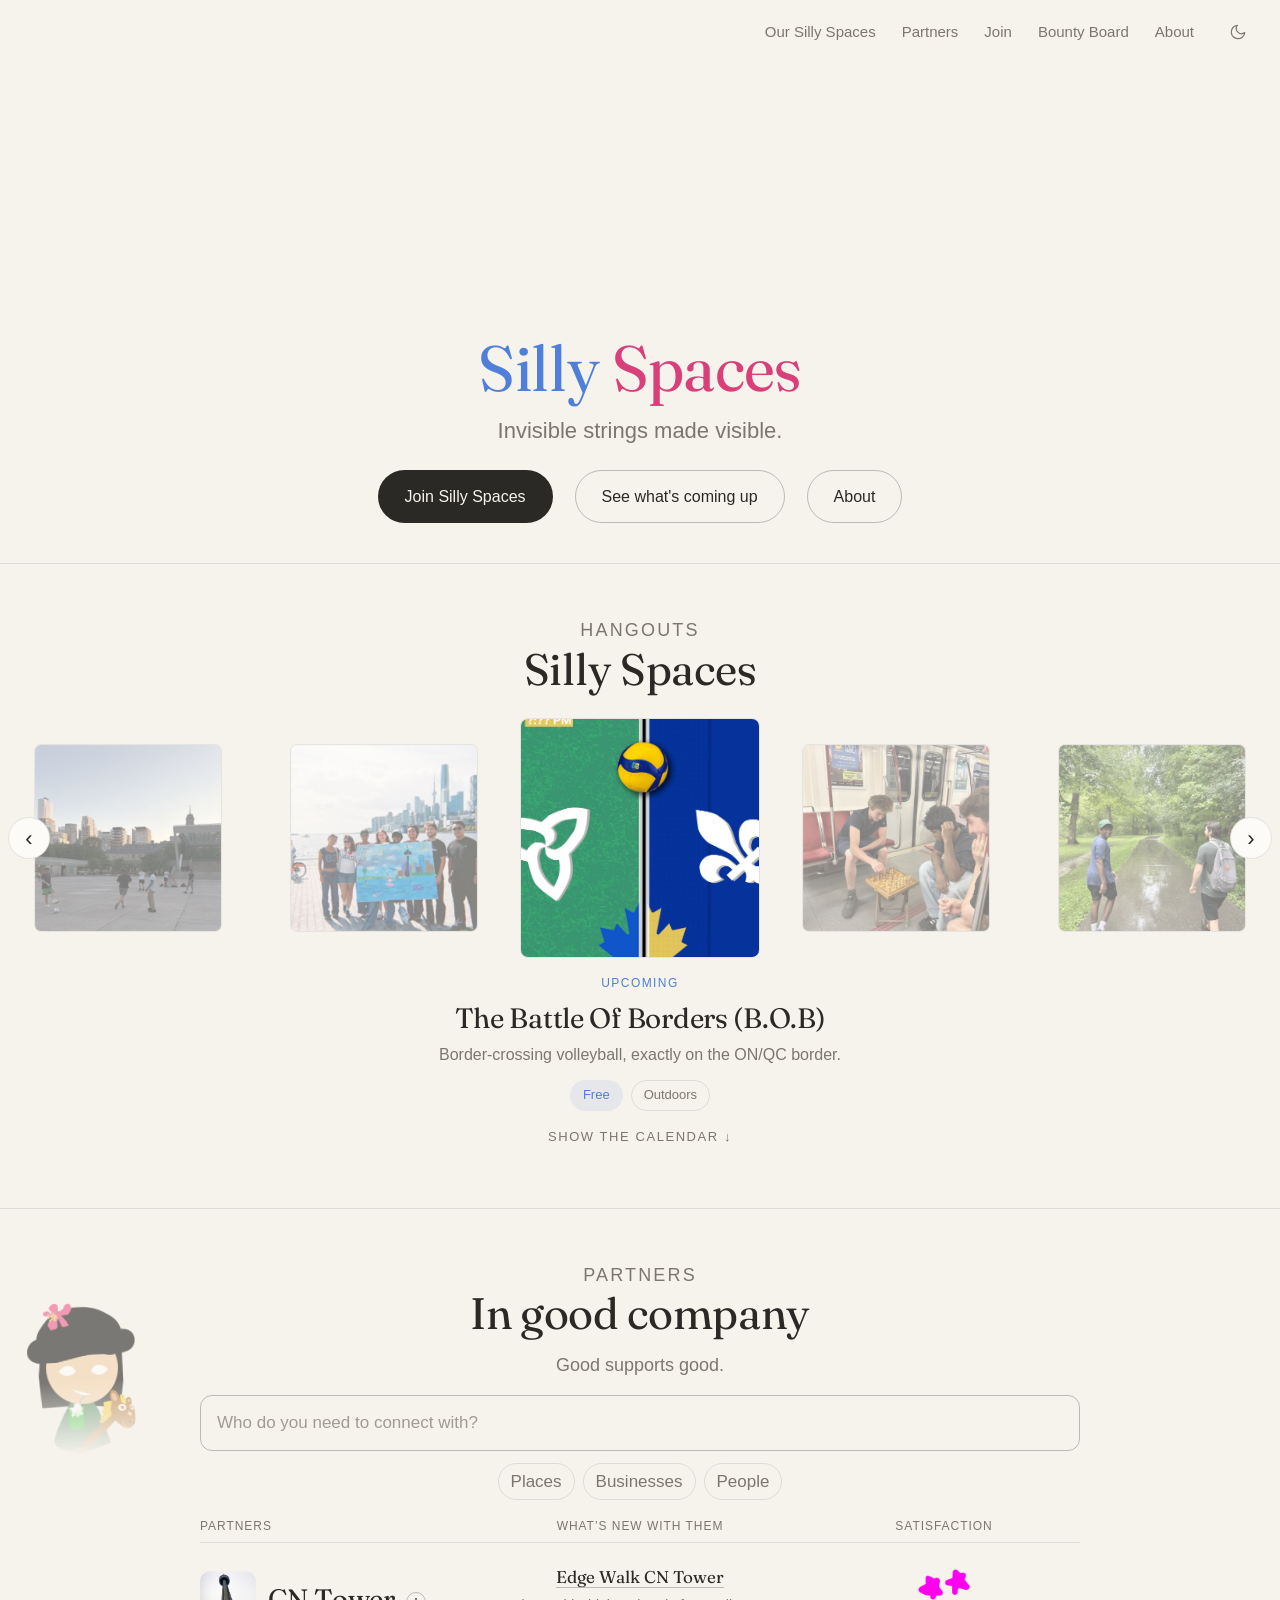
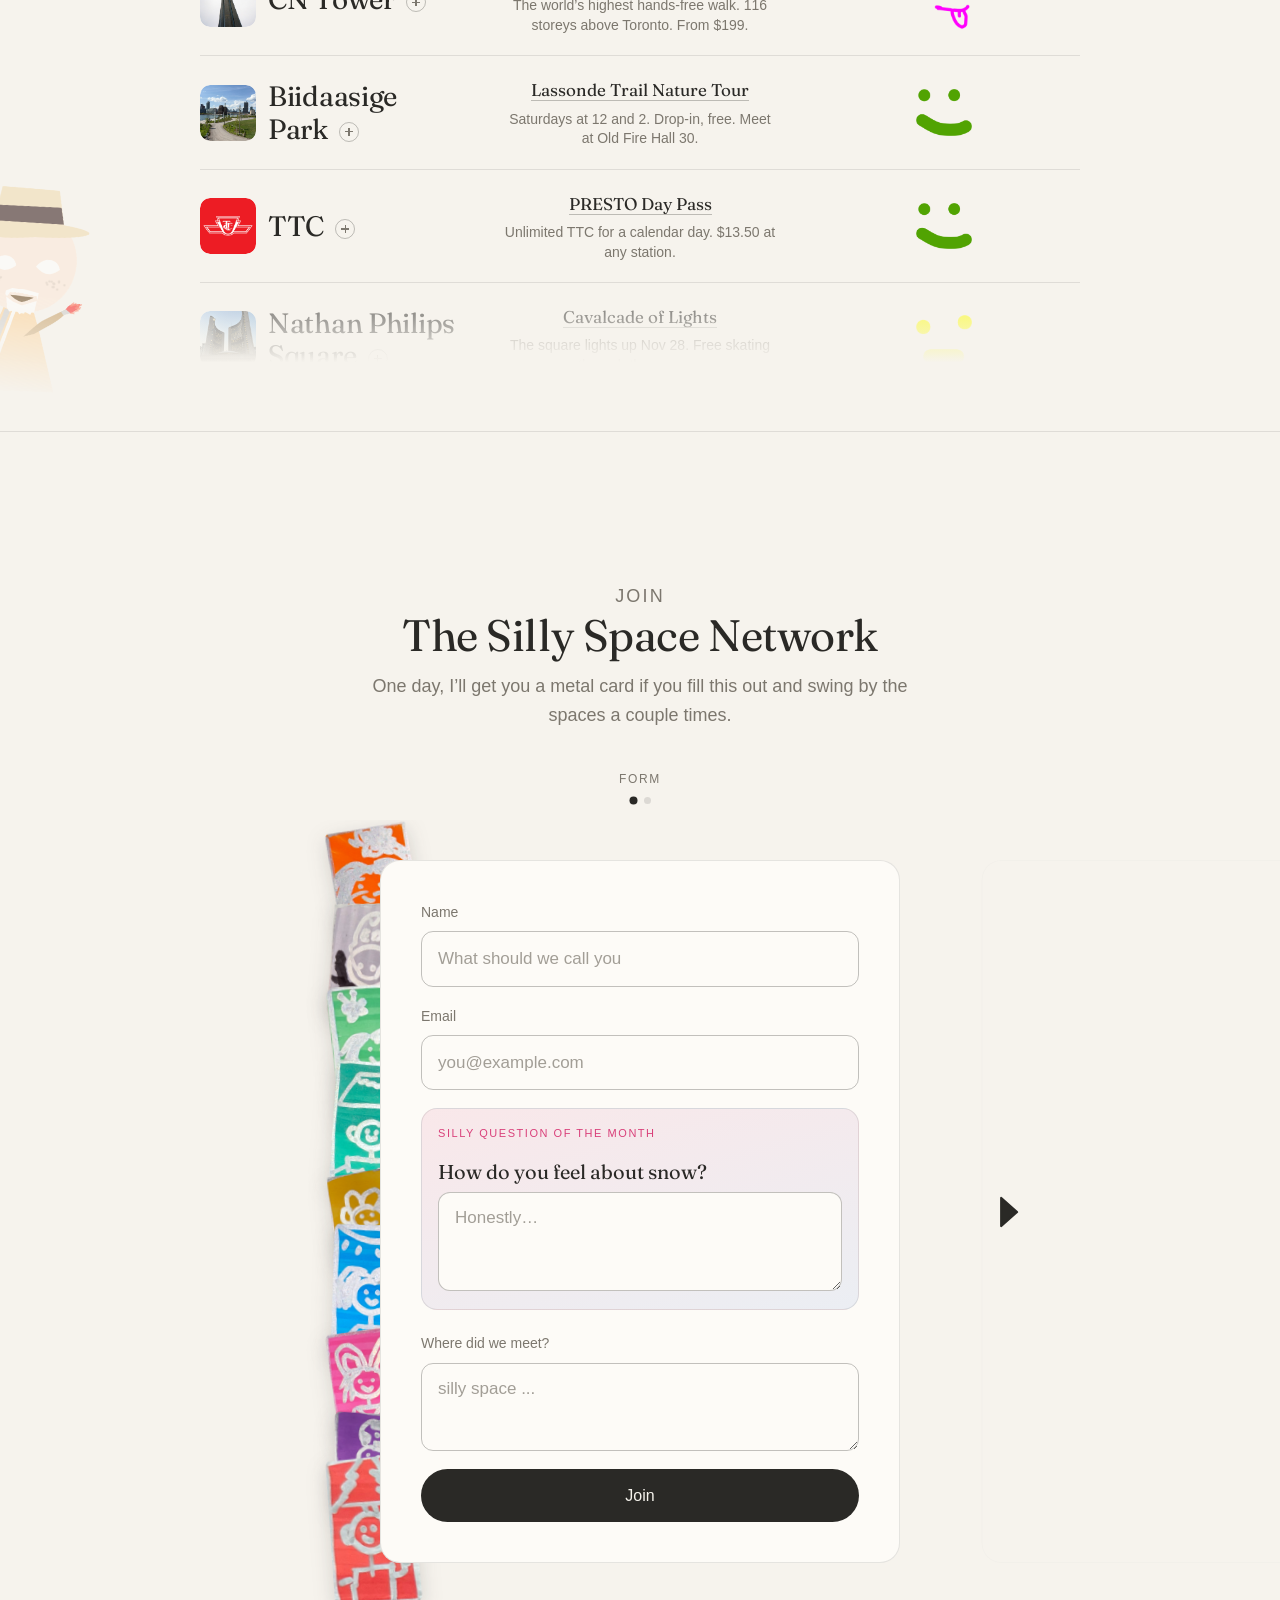
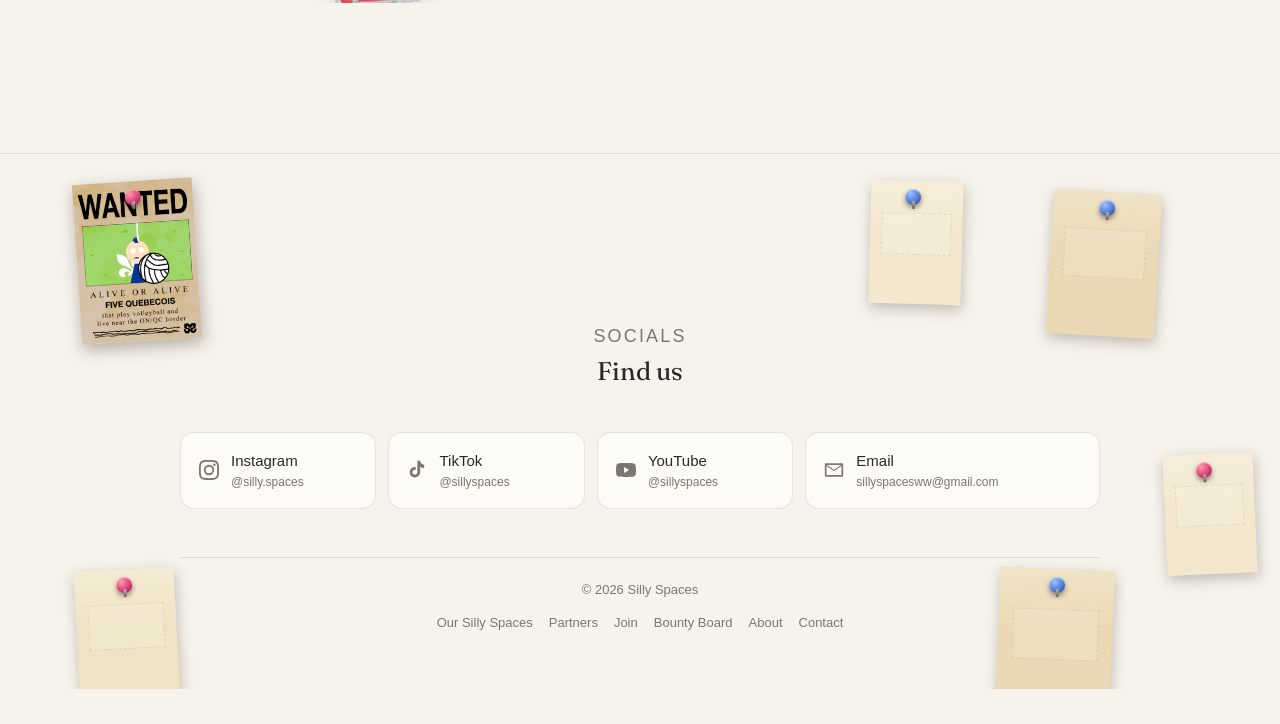
<file: index.html>
<!DOCTYPE html>
<html lang="en-CA">
<head>
  <meta charset="UTF-8">
  <meta name="viewport" content="width=device-width, initial-scale=1, viewport-fit=cover">
  <title>Silly Spaces</title>
  <meta name="description" content="Silly Spaces. Events that connect people.">
  <link rel="canonical" href="https://sillyspaces.com/">
  <meta name="theme-color" content="#ffffff" media="(prefers-color-scheme: light)">
  <meta name="theme-color" content="#000000" media="(prefers-color-scheme: dark)">
  <meta property="og:type" content="website">
  <meta property="og:site_name" content="Silly Spaces">
  <meta property="og:title" content="Silly Spaces">
  <meta property="og:description" content="Invisible strings made visible.">
  <meta property="og:url" content="https://sillyspaces.com/">
  <meta property="og:image" content="https://sillyspaces.com/assets/og.png">
  <meta property="og:image:width" content="1200">
  <meta property="og:image:height" content="630">
  <meta property="og:image:alt" content="Silly Spaces logo">
  <meta name="twitter:card" content="summary_large_image">
  <meta name="twitter:title" content="Silly Spaces">
  <meta name="twitter:image" content="https://sillyspaces.com/assets/og.png">
  <link rel="icon" href="/assets/logo.svg" type="image/svg+xml">
  <link rel="icon" href="/assets/icon-512.png" type="image/png" sizes="512x512">
  <link rel="apple-touch-icon" href="/assets/apple-touch-icon.png">
  <script>
    // Apply the saved theme before first paint so the page never flashes white in dark mode.
    try { var t = localStorage.getItem("ss-theme"); if (t) document.documentElement.setAttribute("data-theme", t); } catch (e) {}
  </script>
  <link rel="preconnect" href="https://fonts.googleapis.com">
  <link rel="preconnect" href="https://fonts.gstatic.com" crossorigin>
  <link rel="stylesheet" href="https://fonts.googleapis.com/css2?family=Fraunces:opsz,wght@9..144,400;9..144,500&display=optional">
  <link rel="stylesheet" href="/css/style.css?v=087872d6">
</head>
<body>
<a class="skip" href="#main">Skip to content</a>

<header class="nav">
  <div class="wrap">
    <a class="brand" href="/" aria-label="Silly Spaces home"><img src="/assets/logo.svg" alt="" width="30" height="25" decoding="async"> Silly Spaces</a>
    <ul class="nav-links" id="nav-links">
      <li><a href="/#events">Our Silly Spaces</a></li>
      <li><a href="/#partners">Partners</a></li>
      <li><a href="/#join">Join</a></li>
      <li><a href="/#faq">FAQ</a></li>
      <li><a href="/#bounty">Bounty Board</a></li>
      <li><a href="/about.html">About</a></li>
      <li class="nav-theme">
        <button class="theme-toggle" type="button" aria-label="Switch to dark mode">
          <svg class="moon" viewBox="0 0 24 24" aria-hidden="true"><path d="M21 12.8A9 9 0 1 1 11.2 3a7 7 0 0 0 9.8 9.8z"/></svg>
          <svg class="sun" viewBox="0 0 24 24" aria-hidden="true"><circle cx="12" cy="12" r="4"/><path d="M12 2v2M12 20v2M4.9 4.9l1.4 1.4M17.7 17.7l1.4 1.4M2 12h2M20 12h2M4.9 19.1l1.4-1.4M17.7 6.3l1.4-1.4"/></svg>
        </button>
      </li>
    </ul>
    <button class="menu-btn" type="button" aria-label="Open menu" aria-expanded="false" aria-controls="nav-links"><span></span><span></span><span></span></button>
  </div>
</header>

<main id="main">

  <!-- Hero -->
  <section class="hero">
    <div class="scene-col scene-col-left">
      <img class="scene-fig scene-fig-surgeon" src="/assets/ss-surgeon.png" alt="" width="244" height="262" decoding="async" aria-hidden="true">
      <img class="scene-fig scene-fig-quebec" src="/assets/ss-quebecois.png" alt="" width="356" height="418" decoding="async" aria-hidden="true">
      <a class="scene-fig scene-fig-paddle has-met" href="/events/2026-08-29-finger-painting.html?photo=17" aria-label="See the photo we took">
        <img class="scene-fig-person" src="/assets/ss-paddle.png?v=2" alt="" width="266" height="309" decoding="async">
      </a>
    </div>
    <div class="scene-col scene-col-right">
      <a class="scene-fig scene-fig-helmet has-met" href="/events/2026-08-29-finger-painting.html?photo=17" aria-label="See the photo we took">
        <img class="scene-fig-person" src="/assets/ss-helmet.png" alt="" width="195" height="295" decoding="async">
      </a>
      <img class="scene-fig scene-fig-grand" src="/assets/ss-coolgrand.png" alt="" width="196" height="278" decoding="async" aria-hidden="true">
      <a class="scene-fig scene-fig-matthew has-met" href="/events/2026-06-27-train-aboard.html?photo=13" aria-label="See the photo we took">
        <img class="scene-fig-person" src="/assets/ss-matthew.png" alt="" width="150" height="273" decoding="async">
      </a>
    </div>
    <div class="wrap">
      <div class="mark hero-logo has-logo-video" role="img" aria-label="Silly Spaces logo">
        <span class="mark-s mark-blue"><img src="/assets/logo-blue.svg" alt="" width="876" height="741" decoding="async"></span>
        <span class="mark-s mark-pink"><img src="/assets/logo-pink.svg" alt="" width="876" height="741" decoding="async"></span>
        <video class="logo-anim" src="/assets/logo-anim.mp4?v=3" muted playsinline autoplay preload="auto"></video>
        <canvas class="logo-canvas" aria-hidden="true"></canvas>
      </div>
      <h1><span class="blue">Silly</span> <span class="pink">Spaces</span></h1>
      <p>Invisible strings made visible.</p>
      <div class="hero-cta">
        <a class="btn btn-primary" href="#join">Join Silly Spaces</a>
        <a class="btn btn-ghost" href="#events">See what's coming up</a>
        <a class="btn btn-ghost" href="/about.html">About</a>
      </div>
    </div>
  </section>

  <!-- Events: looping strip, the current cover sits in the middle of the screen -->
  <section class="section" id="events">
    <div class="events-stage">
    <img class="scene-fig scene-fig-aidan" src="/assets/ss-aidan.png" alt="" width="179" height="307" decoding="async" aria-hidden="true">
    <a class="scene-fig scene-fig-kolbe has-met" href="/events/2026-08-04-footy.html?photo=0" aria-label="See the photo we took">
      <img class="scene-fig-person" src="/assets/ss-kolbe.png" alt="" width="194" height="300" decoding="async">
    </a>
    <img class="scene-fig scene-fig-amari" src="/assets/ss-amari.png" alt="" width="153" height="317" decoding="async" aria-hidden="true">
    <a class="scene-fig scene-fig-julie has-met has-thought" href="/events/2026-08-29-finger-painting.html?photo=0" aria-label="See the photo we took">
      <img class="scene-fig-person" src="/assets/ss-julie.png" alt="" width="228" height="319" decoding="async">
      <span class="fig-thought" aria-hidden="true">
        <span class="thought-cloud">
          <img src="/assets/ss-speech.png" alt="" width="437" height="320" decoding="async">
          <span class="thought-cloud-text">Do the silly thing.</span>
        </span>
      </span>
    </a>
    <div class="wrap">
      <div class="section-head reveal">
        <p class="eyebrow">Hangouts</p>
        <h2>Silly Spaces</h2>
      </div>
    </div>
    <div class="carousel reveal" id="event-carousel" aria-roledescription="carousel" aria-label="Hangouts">
      <button class="car-nav prev" type="button" aria-label="Previous event">&#8249;</button>
      <div class="car-viewport">
        <div class="car-track">
        <!-- events:start -->
        <a class="slide" href="/events/2026-06-27-train-aboard.html" data-kind="past" data-date="2026-06-27" data-tags="Rush Hour" data-desc="Playing board games on the train.">
          <div class="ph"><img src="/assets/photos/2026-06-27-train-aboard/thumbs/00-chess.jpg" alt="" loading="lazy" decoding="async"></div>
          <div class="cap">
            <span class="kicker">Past</span>
            <h3>Train A’Boarddd</h3>
            <div class="actions"><span class="tag pink">Rush Hour</span></div>
          </div>
        </a>
        <a class="slide" href="/events/2026-07-09-humrpferftc.html" data-kind="past" data-date="2026-07-09" data-tags="Phoneless" data-desc="Historic Unfertilized Mosquito Research Phoneless Fun Expedition Race For The Cure">
          <div class="ph"><img src="/assets/photos/2026-07-09-humrpferftc/thumbs/00-path.jpg" alt="" loading="lazy" decoding="async"></div>
          <div class="cap">
            <span class="kicker">Past</span>
            <h3>H.U.M.R.P.F.E.R.F.T.C.</h3>
            <div class="actions"><span class="tag pink">Phoneless</span></div>
          </div>
        </a>
        <a class="slide" href="/events/2026-08-04-footy.html" data-kind="past" data-date="2026-08-04" data-tags="Free,Outdoors" data-desc="Chalking up an elevated soccer field and playing footy.">
          <div class="ph"><img src="/assets/photos/2026-08-04-footy/thumbs/01.jpg" alt="" loading="lazy" decoding="async"></div>
          <div class="cap">
            <span class="kicker">Past</span>
            <h3>Footy in Da City</h3>
            <div class="actions"><span class="tag pink">Free</span><span class="tag pink">Outdoors</span></div>
          </div>
        </a>
        <a class="slide" href="/events/2026-08-29-finger-painting.html" data-kind="past" data-date="2026-08-29" data-tags="Artism" data-desc="Fingerpanting the waterfront on one massive canvas.">
          <div class="ph"><img src="/assets/photos/2026-08-29-finger-painting/thumbs/00-group.jpg" alt="" loading="lazy" decoding="async"></div>
          <div class="cap">
            <span class="kicker">Past</span>
            <h3>F&#x27;ing the Front</h3>
            <div class="actions"><span class="tag pink">Artism</span></div>
          </div>
        </a>
        <article class="slide" data-kind="up" data-desc="Border-crossing volleyball, exactly on the ON/QC border." data-tags="Free,Outdoors">
          <div class="ph"><img src="/assets/upcoming/battle-of-borders/poster.jpg" alt="" loading="lazy" decoding="async"></div>
          <div class="cap">
            <span class="kicker">Upcoming</span>
            <h3>The Battle Of Borders (B.O.B)</h3>
            <p>Border-crossing volleyball, exactly on the ON/QC border.</p>
            <div class="actions"><span class="tag free">Free</span><span class="tag">Outdoors</span></div>
          </div>
        </article>
        <!-- events:end -->
        </div>
      </div>
      <button class="car-nav next" type="button" aria-label="Next event">&#8250;</button>
    </div>
    <div class="wrap">
      <div class="car-detail" id="car-detail"></div>
      <p class="empty reveal" id="no-events" hidden>Nothing on the calendar right now. <a href="#join">Join The Silly Space Network</a> and you'll hear first.</p>
      <button class="cal-toggle reveal" type="button" aria-expanded="false" aria-controls="calendar">Show the calendar</button>
      <div class="calendar" id="calendar" aria-label="Event calendar" hidden>
        <div class="cal-head">
          <button type="button" class="cal-nav" data-dir="-1" aria-label="Previous month">&#8249;</button>
          <h3 class="cal-title"></h3>
          <button type="button" class="cal-nav" data-dir="1" aria-label="Next month">&#8250;</button>
        </div>
        <div class="cal-grid" role="grid"></div>
        <ul class="cal-list"></ul>
        <p class="cal-legend"><span class="dot up"></span>Upcoming <span class="dot past"></span>Past</p>
      </div>
    </div>
    </div>
  </section>

  <!-- Partners: companies, each face opens the event we did together -->
  <section class="section" id="partners">
    <div class="wrap">
      <div class="section-head reveal">
        <p class="eyebrow">Partners</p>
        <h2>In good company</h2>
        <p>Good supports good.</p>
      </div>
      <div class="partner-find reveal">
        <label class="partner-search" for="partner-q">
          <span class="sr">Search partners</span>
          <input type="search" id="partner-q" placeholder="Who do you need to connect with?" autocomplete="off" enterkeyhint="search">
        </label>
        <div class="partner-kinds" role="group" aria-label="Filter partners">
          <button type="button" class="tag" data-kind="place" aria-pressed="false">Places</button>
          <button type="button" class="tag" data-kind="business" aria-pressed="false">Businesses</button>
          <button type="button" class="tag" data-kind="person" aria-pressed="false">People</button>
        </div>
      </div>
      <div class="partner-cols">
        <p>Partners</p>
        <p>What’s new with them</p>
        <p>Satisfaction</p>
      </div>
      <ul class="partner-list reveal">
        <!-- partners:start -->
        <li data-kind="place" data-q="CN Tower Places place place Edge Walk CN Tower The world s highest hands free walk 116 storeys above Toronto From 199 The Greatest Tower in the World H U M R P F E R F T C 290 Bremner Blvd Toronto ON M5V 3L9 https www cntower ca brave the edgewalk tower edgewalk skyline observation downtown heights walk view landmark">
          <details class="partner">
            <summary aria-label="CN Tower, S">
              <span class="partner-row"><span class="partner-copy"><span class="partner-mark"><img class="partner-logo" src="/assets/partners/cntower.jpg" alt="" width="72" height="72" decoding="async"><span class="trust-on-logo" aria-hidden="true"><img src="/assets/trust-s.png" alt="" width="64" height="64"></span></span><h3>CN Tower<span class="plus"></span></h3></span>
              <a class="partner-news" href="https://www.cntower.ca/brave-the-edgewalk" rel="noopener noreferrer" target="_blank"><strong>Edge Walk CN Tower</strong><span>The world’s highest hands-free walk. 116 storeys above Toronto. From $199.</span></a>
              <span class="trust"><img src="/assets/trust-s.png" alt="" width="64" height="64"></span></span>
            </summary>
            <div class="answer partner-panel"><p><span class="partner-label">Event</span> <a href="/events/2026-07-09-humrpferftc.html">H.U.M.R.P.F.E.R.F.T.C.</a></p><p><span class="partner-label">Why</span> The Greatest Tower in the World</p></div>
          </details>
        </li>
        <li data-kind="place" data-q="Biidaasige Park Places place place Lassonde Trail Nature Tour Saturdays at 12 and 2 Drop in free Meet at Old Fire Hall 30 beautiful park yumm F ing the Front 51 Commissioners St Toronto ON M5A 1A6 https lassondearttrail org events lat art nature tour nature trail park outdoors art waterfront tour trees port lands hike">
          <details class="partner">
            <summary aria-label="Biidaasige Park, good">
              <span class="partner-row"><span class="partner-copy"><span class="partner-mark"><img class="partner-logo" src="/assets/partners/biidaasige.jpg?v=2" alt="" width="72" height="72" decoding="async"><span class="trust-on-logo" aria-hidden="true"><img src="/assets/trust-good.png" alt="" width="64" height="64"></span></span><h3>Biidaasige Park<span class="plus"></span></h3></span>
              <a class="partner-news" href="https://lassondearttrail.org/events/lat-art-nature-tour/" rel="noopener noreferrer" target="_blank"><strong>Lassonde Trail Nature Tour</strong><span>Saturdays at 12 and 2. Drop-in, free. Meet at Old Fire Hall 30.</span></a>
              <span class="trust"><img src="/assets/trust-good.png" alt="" width="64" height="64"></span></span>
            </summary>
            <div class="answer partner-panel"><p><span class="partner-label">Event</span> <a href="/events/2026-08-29-finger-painting.html">F&#x27;ing the Front</a></p><p><span class="partner-label">Why</span> beautiful park (yumm)</p></div>
          </details>
        </li>
        <li data-kind="business" data-q="TTC Businesses business business PRESTO Day Pass Unlimited TTC for a calendar day 13 50 at any station only one sideye by rush hour patrons Train A Boarddd Kennedy Station 2455 Eglinton Ave E Toronto ON https www ttc ca en Fares and passes transit train subway bus streetcar fare presto pass station commute rush hour">
          <details class="partner">
            <summary aria-label="TTC, good">
              <span class="partner-row"><span class="partner-copy"><span class="partner-mark"><img class="partner-logo" src="/assets/partners/ttc.png?v=2" alt="" width="72" height="72" decoding="async"><span class="trust-on-logo" aria-hidden="true"><img src="/assets/trust-good.png" alt="" width="64" height="64"></span></span><h3>TTC<span class="plus"></span></h3></span>
              <a class="partner-news" href="https://www.ttc.ca/en/Fares-and-passes" rel="noopener noreferrer" target="_blank"><strong>PRESTO Day Pass</strong><span>Unlimited TTC for a calendar day. $13.50 at any station.</span></a>
              <span class="trust"><img src="/assets/trust-good.png" alt="" width="64" height="64"></span></span>
            </summary>
            <div class="answer partner-panel"><p><span class="partner-label">Event</span> <a href="/events/2026-06-27-train-aboard.html">Train A’Boarddd</a></p><p><span class="partner-label">Why</span> only one sideye by rush-hour patrons</p></div>
          </details>
        </li>
        <li data-kind="place" data-q="Nathan Philips Square Places place place Cavalcade of Lights The square lights up Nov 28 Free skating through the season a fun dirty Footy in Da City 100 Queen St W Toronto ON M5H 2N2 https www toronto ca explore enjoy festivals events cavalcade of lights lights skating ice rink downtown city hall square festival volleyball christmas">
          <details class="partner">
            <summary aria-label="Nathan Philips Square, okay">
              <span class="partner-row"><span class="partner-copy"><span class="partner-mark"><img class="partner-logo" src="/assets/partners/nathan.jpg?v=2" alt="" width="72" height="72" decoding="async"><span class="trust-on-logo" aria-hidden="true"><img src="/assets/trust-mid.png" alt="" width="64" height="64"></span></span><h3>Nathan Philips Square<span class="plus"></span></h3></span>
              <a class="partner-news" href="https://www.toronto.ca/explore-enjoy/festivals-events/cavalcade-of-lights/" rel="noopener noreferrer" target="_blank"><strong>Cavalcade of Lights</strong><span>The square lights up Nov 28. Free skating through the season.</span></a>
              <span class="trust"><img src="/assets/trust-mid.png" alt="" width="64" height="64"></span></span>
            </summary>
            <div class="answer partner-panel"><p><span class="partner-label">Event</span> <a href="/events/2026-08-04-footy.html">Footy in Da City</a></p><p><span class="partner-label">Why</span> a fun dirty</p></div>
          </details>
        </li>
        <!-- partners:end -->
      </ul>
      <div class="partner-ghosts" aria-hidden="true">
        <div class="partner-ghost">
          <span class="partner-copy"><span class="partner-logo"></span><span class="partner-skel skel-name"></span></span>
          <span class="partner-news-skel"><span class="partner-skel skel-news"></span><span class="partner-skel skel-line"></span></span>
          <span class="partner-skel skel-face"></span>
        </div>
        <div class="partner-ghost">
          <span class="partner-copy"><span class="partner-logo"></span><span class="partner-skel skel-name"></span></span>
          <span class="partner-news-skel"><span class="partner-skel skel-news"></span><span class="partner-skel skel-line"></span></span>
          <span class="partner-skel skel-face"></span>
        </div>
      </div>
      <p class="partner-none" hidden>Nothing matches.</p>
    </div>
  </section>

  <!-- Join -->
  <section class="section" id="join">
    <div class="wrap">
      <div class="section-head reveal">
        <p class="eyebrow">Join</p>
        <h2>The Silly Space Network</h2>
        <p>One day, I’ll get you a metal card if you fill this out and swing by the spaces a couple times.</p>
      </div>
    </div>
    <div class="join-stage reveal" tabindex="0">
      <p class="join-now" aria-live="polite">Form</p>
      <div class="join-pager" aria-hidden="true"><span class="is-on"></span><span></span></div>
      <div class="join-rail">
      <a class="scene-fig scene-fig-paintbrush has-met" href="/events/2026-08-29-finger-painting.html?photo=18" aria-label="See the photo we took">
        <img class="scene-fig-person" src="/assets/ss-paintbrush.png?v=3" alt="" width="194" height="343" decoding="async">
      </a>
      <div class="join-viewport" id="join-viewport">
        <div class="join-track">
        <div class="join-panel" id="join-panel-form">
      <div class="join-cards" role="tablist" aria-label="Silly Space portraits">
        <button class="join-card" type="button" role="tab" aria-selected="false" style="--i:0;--tilt:-7deg" aria-label="Meranda">
          <img src="/assets/pfpss/meranda.png" alt="" width="528" height="664" decoding="async">
        </button>
        <button class="join-card" type="button" role="tab" aria-selected="false" style="--i:1;--tilt:5deg" aria-label="Darren">
          <img src="/assets/pfpss/darren.png" alt="" width="601" height="821" decoding="async">
        </button>
        <button class="join-card" type="button" role="tab" aria-selected="false" style="--i:2;--tilt:-4deg" aria-label="Maya">
          <img src="/assets/pfpss/maya.png" alt="" width="512" height="801" decoding="async">
        </button>
        <button class="join-card" type="button" role="tab" aria-selected="false" style="--i:3;--tilt:6deg" aria-label="Katsuma">
          <img src="/assets/pfpss/katsuma.png" alt="" width="652" height="955" decoding="async">
        </button>
        <button class="join-card" type="button" role="tab" aria-selected="false" style="--i:4;--tilt:-5deg" aria-label="Umen">
          <img src="/assets/pfpss/umen.png" alt="" width="708" height="778" decoding="async">
        </button>
        <button class="join-card" type="button" role="tab" aria-selected="false" style="--i:5;--tilt:4deg" aria-label="Rachel">
          <img src="/assets/pfpss/rachel.png" alt="" width="563" height="840" decoding="async">
        </button>
        <button class="join-card" type="button" role="tab" aria-selected="false" style="--i:6;--tilt:-6deg" aria-label="Julie">
          <img src="/assets/pfpss/julie.png" alt="" width="580" height="742" decoding="async">
        </button>
        <button class="join-card" type="button" role="tab" aria-selected="false" style="--i:7;--tilt:5deg" aria-label="Haran">
          <img src="/assets/pfpss/haran.png" alt="" width="808" height="927" decoding="async">
        </button>
        <button class="join-card" type="button" role="tab" aria-selected="false" style="--i:8;--tilt:-4deg" aria-label="Eric">
          <img src="/assets/pfpss/eric.png" alt="" width="392" height="672" decoding="async">
        </button>
      </div>
      <form class="join-box" id="join-form" action="https://docs.google.com/forms/d/e/1FAIpQLSduNueIhu_vV0TZPLxF0hxtZ26TMj40Pc4doNe0KVIPYaIk5Q/formResponse" method="POST">
        <input class="honey" type="text" name="company" tabindex="-1" autocomplete="off" aria-hidden="true">
        <div class="field">
          <label for="join-name">Name</label>
          <input id="join-name" name="entry.2005620554" type="text" required autocomplete="name" autocapitalize="words" enterkeyhint="next" placeholder="What should we call you">
        </div>
        <div class="field">
          <label for="join-email">Email</label>
          <input id="join-email" name="entry.1045781291" type="email" required pattern="[^\s@]+@[^\s@]+\.[^\s@]+" title="Something like you@example.com" autocomplete="email" autocapitalize="none" inputmode="email" enterkeyhint="next" placeholder="you@example.com">
        </div>
        <div class="field is-silly">
          <p class="silly-kicker">Silly question of the month</p>
          <label for="join-snow">How do you feel about snow?</label>
          <textarea id="join-snow" name="entry.839337160" required rows="3" enterkeyhint="next" placeholder="Honestly…"></textarea>
        </div>
        <div class="field">
          <label for="join-meet">Where did we meet?</label>
          <textarea id="join-meet" name="entry.1974083101" required rows="2" enterkeyhint="done" placeholder="silly space ..."></textarea>
        </div>
        <button class="btn btn-primary" type="submit" style="width:100%">Join</button>
      </form>
        </div>
        <div class="join-panel" id="join-panel-sphere">
          <div class="join-sphere">
            <iframe title="Silly Spaces Connection Sphere" src="https://sillyspaces-h.onrender.com/" loading="lazy" referrerpolicy="no-referrer-when-downgrade"></iframe>
          </div>
        </div>
        </div>
      </div>
      <button class="join-arrow join-arrow-next" type="button" aria-label="Swipe to the sphere">
        <svg viewBox="0 0 32 48" aria-hidden="true">
          <path d="M6 8 24 24 6 40z"/>
        </svg>
      </button>
      <button class="join-arrow join-arrow-prev" type="button" aria-label="Swipe to the form">
        <svg viewBox="0 0 32 48" aria-hidden="true">
          <path d="M6 8 24 24 6 40z"/>
        </svg>
      </button>
      </div>
    </div>
  </section>

  <!-- FAQ -->
  <section class="section" id="faq">
    <div class="wrap">
      <div class="section-head reveal">
        <p class="eyebrow">FAQ</p>
        <h2>Questions people ask</h2>
      </div>
      <div class="faq reveal">
        <!-- Copy this block for each question.
        <details>
          <summary>Question<span class="plus"></span></summary>
          <div class="answer"><p>Answer.</p></div>
        </details>
        -->
      </div>
    </div>
  </section>

</main>

<!-- Socials. Bounty fliers pin around this block, not on a cork board of their own. -->
<footer class="socials" id="contact">
    <div class="bounty-pins" id="bounty">
        <!-- bounties:start -->
        <article class="bounty" style="--x:6%;--y:5%;--tilt:-3.8deg">
          <button type="button" class="bounty-flier" data-src="/assets/bounties/five-quebecois/poster.jpg" data-mail="mailto:sillyspacesww@gmail.com?subject=Bounty%3A%20Five%20Quebecois&body=I%20can%20help%20and%20now%20you%20owe%20me%20a%20reasonable%20favour%20%3A%29%0A%0ABounty%3A%20Five%20Quebecois" aria-label="Open bounty: Five Quebecois">
            <span class="pin" aria-hidden="true"></span>
            <img src="/assets/bounties/five-quebecois/poster.jpg" alt="Five Quebecois — that play volleyball and live near the ON/QC border">
          </button>
        </article>
        <!-- bounties:end -->
        <article class="bounty bounty-blank" style="--x:82%;--y:7%;--tilt:3.4deg;--w:108px" aria-hidden="true"><div class="sheet"><span class="pin"></span></div></article>
        <article class="bounty bounty-blank" style="--x:91%;--y:56%;--tilt:-2.6deg;--w:90px" aria-hidden="true"><div class="sheet"><span class="pin"></span></div></article>
        <article class="bounty bounty-blank" style="--x:78%;--y:78%;--tilt:2.1deg;--w:114px" aria-hidden="true"><div class="sheet"><span class="pin"></span></div></article>
        <article class="bounty bounty-blank" style="--x:6%;--y:78%;--tilt:-3.1deg;--w:100px" aria-hidden="true"><div class="sheet"><span class="pin"></span></div></article>
        <article class="bounty bounty-blank" style="--x:68%;--y:5%;--tilt:1.6deg;--w:92px" aria-hidden="true"><div class="sheet"><span class="pin"></span></div></article>
    </div>
  <div class="wrap">
    <div class="section-head reveal">
      <p class="eyebrow">Socials</p>
      <h2>Find us</h2>
    </div>
    <div class="social-grid reveal">
      <a class="social" href="https://instagram.com/silly.spaces" target="_blank" rel="noopener">
        <svg viewBox="0 0 24 24" aria-hidden="true"><path d="M12 2.2c3.2 0 3.6 0 4.8.1 3.3.1 4.8 1.7 4.9 4.9.1 1.3.1 1.6.1 4.8s0 3.6-.1 4.8c-.1 3.2-1.7 4.8-4.9 4.9-1.3.1-1.6.1-4.8.1s-3.6 0-4.8-.1c-3.3-.1-4.8-1.7-4.9-4.9C2.2 15.6 2.2 15.2 2.2 12s0-3.6.1-4.8C2.4 3.9 4 2.4 7.2 2.3 8.4 2.2 8.8 2.2 12 2.2zM12 0C8.7 0 8.3 0 7.1.1 2.7.3.3 2.7.1 7.1 0 8.3 0 8.7 0 12s0 3.7.1 4.9c.2 4.4 2.6 6.8 7 7 1.2.1 1.6.1 4.9.1s3.7 0 4.9-.1c4.4-.2 6.8-2.6 7-7 .1-1.2.1-1.6.1-4.9s0-3.7-.1-4.9c-.2-4.4-2.6-6.8-7-7C15.7 0 15.3 0 12 0zm0 5.8a6.2 6.2 0 1 0 0 12.4 6.2 6.2 0 0 0 0-12.4zM12 16a4 4 0 1 1 0-8 4 4 0 0 1 0 8zm6.4-11.8a1.4 1.4 0 1 0 0 2.9 1.4 1.4 0 0 0 0-2.9z"/></svg>
        <span>Instagram<small>@silly.spaces</small></span>
      </a>
      <a class="social" href="https://tiktok.com/@sillyspaces" target="_blank" rel="noopener">
        <svg viewBox="0 0 24 24" aria-hidden="true"><path d="M19.6 5.3a4.8 4.8 0 0 1-3.8-4.3V1h-3.4v13.7a2.9 2.9 0 1 1-2-2.8V8.4a6.3 6.3 0 1 0 5.4 6.2V8a8.2 8.2 0 0 0 4.8 1.5V6.1a4.8 4.8 0 0 1-1-.8z"/></svg>
        <span>TikTok<small>@sillyspaces</small></span>
      </a>
      <a class="social" href="https://youtube.com/@sillyspaces" target="_blank" rel="noopener">
        <svg viewBox="0 0 24 24" aria-hidden="true"><path d="M23.5 6.2a3 3 0 0 0-2.1-2.1C19.5 3.6 12 3.6 12 3.6s-7.5 0-9.4.5A3 3 0 0 0 .5 6.2 31 31 0 0 0 0 12a31 31 0 0 0 .5 5.8 3 3 0 0 0 2.1 2.1c1.9.5 9.4.5 9.4.5s7.5 0 9.4-.5a3 3 0 0 0 2.1-2.1A31 31 0 0 0 24 12a31 31 0 0 0-.5-5.8zM9.6 15.6V8.4l6.2 3.6-6.2 3.6z"/></svg>
        <span>YouTube<small>@sillyspaces</small></span>
      </a>
      <a class="social mail" href="mailto:sillyspacesww@gmail.com">
        <svg viewBox="0 0 24 24" aria-hidden="true"><path d="M2 4h20a1 1 0 0 1 1 1v14a1 1 0 0 1-1 1H2a1 1 0 0 1-1-1V5a1 1 0 0 1 1-1zm1 3.2V18h18V7.2l-9 6-9-6zM3.6 6l8.4 5.6L20.4 6H3.6z"/></svg>
        <span>Email<small>sillyspacesww@gmail.com</small></span>
      </a>
    </div>
    <div class="footer">
      <span>&copy; 2026 Silly Spaces</span>
      <ul>
        <li><a href="/#events">Our Silly Spaces</a></li>
        <li><a href="/#partners">Partners</a></li>
        <li><a href="/#join">Join</a></li>
        <li><a href="/#faq">FAQ</a></li>
        <li><a href="/#bounty">Bounty Board</a></li>
        <li><a href="/about.html">About</a></li>
        <li><a href="/#contact">Contact</a></li>
      </ul>
    </div>
  </div>
  <dialog class="bounty-zoom" id="bounty-zoom" aria-label="Bounty">
    <img alt="">
    <div class="bounty-zoom-bar">
      <a class="btn btn-primary bounty-zoom-help" tabindex="-1">I can help!!!</a>
    </div>
    <button class="bounty-zoom-close" type="button" aria-label="Close">&times;</button>
  </dialog>
</footer>

<script src="/js/main.js?v=6aba75e0"></script>
</body>
</html>
</file>
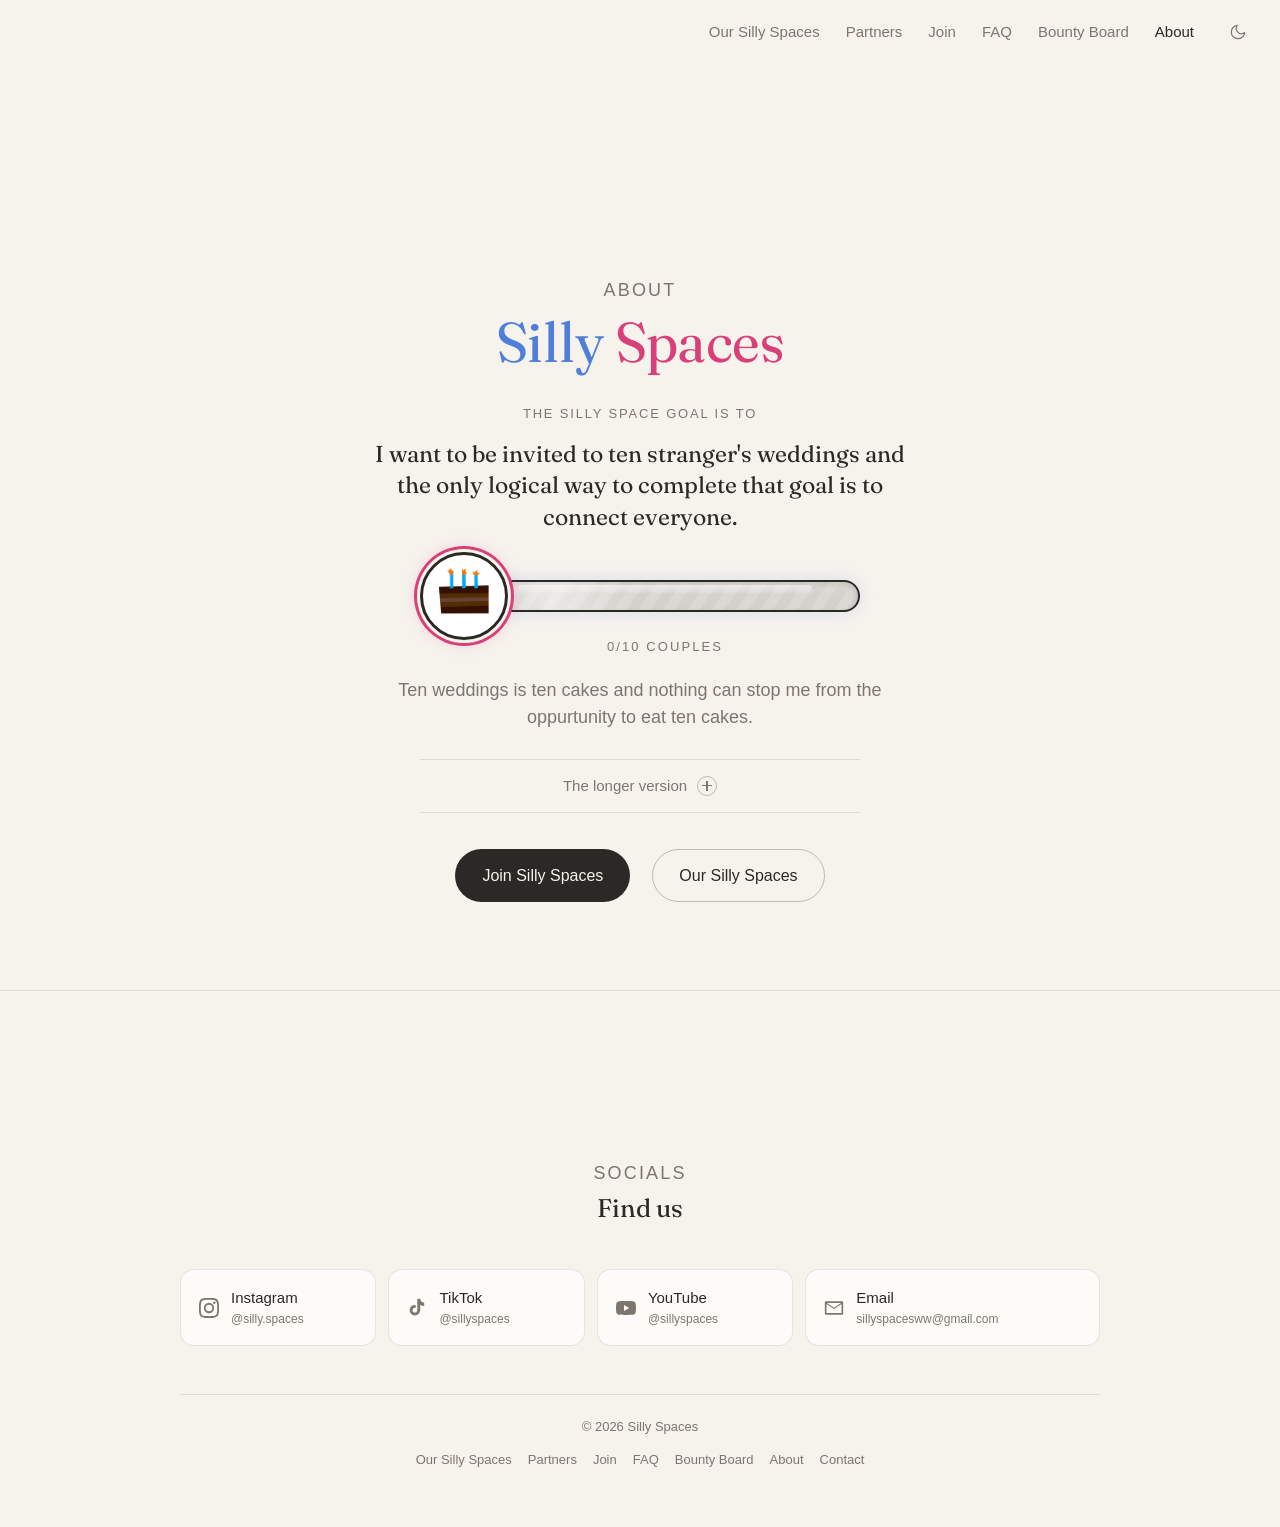
<file: about.html>
<!DOCTYPE html>
<html lang="en-CA">
<head>
  <meta charset="UTF-8">
  <meta name="viewport" content="width=device-width, initial-scale=1, viewport-fit=cover">
  <title>About · Silly Spaces</title>
  <meta name="description" content="The silly space goal is to be invited to ten stranger's weddings.">
  <link rel="canonical" href="https://sillyspaces.com/about.html">
  <meta name="theme-color" content="#ffffff" media="(prefers-color-scheme: light)">
  <meta name="theme-color" content="#000000" media="(prefers-color-scheme: dark)">
  <meta property="og:type" content="website">
  <meta property="og:site_name" content="Silly Spaces">
  <meta property="og:title" content="About Silly Spaces">
  <meta property="og:description" content="The silly space goal is to be invited to ten stranger's weddings.">
  <meta property="og:url" content="https://sillyspaces.com/about.html">
  <meta property="og:image" content="https://sillyspaces.com/assets/og.png">
  <meta property="og:image:width" content="1200">
  <meta property="og:image:height" content="630">
  <meta property="og:image:alt" content="Silly Spaces logo">
  <meta name="twitter:card" content="summary_large_image">
  <meta name="twitter:title" content="About Silly Spaces">
  <meta name="twitter:image" content="https://sillyspaces.com/assets/og.png">
  <link rel="icon" href="/assets/logo.svg" type="image/svg+xml">
  <link rel="icon" href="/assets/icon-512.png" type="image/png" sizes="512x512">
  <link rel="apple-touch-icon" href="/assets/apple-touch-icon.png">
  <script>
    try { var t = localStorage.getItem("ss-theme"); if (t) document.documentElement.setAttribute("data-theme", t); } catch (e) {}
  </script>
  <link rel="preconnect" href="https://fonts.googleapis.com">
  <link rel="preconnect" href="https://fonts.gstatic.com" crossorigin>
  <link rel="stylesheet" href="https://fonts.googleapis.com/css2?family=Fraunces:opsz,wght@9..144,400;9..144,500&display=optional">
  <link rel="stylesheet" href="/css/style.css?v=087872d6">
</head>
<body>
<a class="skip" href="#main">Skip to content</a>

<header class="nav">
  <div class="wrap">
    <a class="brand" href="/" aria-label="Silly Spaces home"><img src="/assets/logo.svg" alt="" width="30" height="25" decoding="async"> Silly Spaces</a>
    <ul class="nav-links" id="nav-links">
      <li><a href="/#events">Our Silly Spaces</a></li>
      <li><a href="/#partners">Partners</a></li>
      <li><a href="/#join">Join</a></li>
      <li><a href="/#faq">FAQ</a></li>
      <li><a href="/#bounty">Bounty Board</a></li>
      <li><a href="/about.html" aria-current="page">About</a></li>
      <li class="nav-theme">
        <button class="theme-toggle" type="button" aria-label="Switch to dark mode">
          <svg class="moon" viewBox="0 0 24 24" aria-hidden="true"><path d="M21 12.8A9 9 0 1 1 11.2 3a7 7 0 0 0 9.8 9.8z"/></svg>
          <svg class="sun" viewBox="0 0 24 24" aria-hidden="true"><circle cx="12" cy="12" r="4"/><path d="M12 2v2M12 20v2M4.9 4.9l1.4 1.4M17.7 17.7l1.4 1.4M2 12h2M20 12h2M4.9 19.1l1.4-1.4M17.7 6.3l1.4-1.4"/></svg>
        </button>
      </li>
    </ul>
    <button class="menu-btn" type="button" aria-label="Open menu" aria-expanded="false" aria-controls="nav-links"><span></span><span></span><span></span></button>
  </div>
</header>

<main id="main">
  <section class="about-page" id="about">
    <div class="wrap">
      <article class="prose">
        <div class="mark hero-logo reveal has-logo-video" role="img" aria-label="Silly Spaces logo">
          <span class="mark-s mark-blue"><img src="/assets/logo-blue.svg" alt="" width="876" height="741" decoding="async"></span>
          <span class="mark-s mark-pink"><img src="/assets/logo-pink.svg" alt="" width="876" height="741" decoding="async"></span>
          <video class="logo-anim" src="/assets/logo-anim.mp4?v=3" muted playsinline autoplay preload="auto"></video>
          <canvas class="logo-canvas" aria-hidden="true"></canvas>
        </div>
        <p class="eyebrow reveal">About</p>
        <h1 class="reveal"><span class="blue">Silly</span> <span class="pink">Spaces</span></h1>
        <p class="goal-kicker reveal" data-delay="1">The silly space goal is to</p>
        <p class="lede reveal" data-delay="1">I want to be invited to ten stranger's weddings and the only logical way to complete that goal is to connect everyone.</p>
        <div class="goal-progress reveal" data-delay="2" style="--goal-now: 0; --goal-max: 10;">
          <div class="goal-progress-row">
            <span class="goal-progress-emblem" aria-hidden="true">
              <img class="scene-fig scene-fig-cake" src="/assets/ss-cake.png?v=5" alt="" width="207" height="189" decoding="async">
            </span>
            <div class="goal-progress-track" role="progressbar" aria-valuemin="0" aria-valuemax="10" aria-valuenow="0" aria-label="0 of 10 couples">
              <span class="goal-progress-fill"></span>
            </div>
            <p class="goal-progress-label">0/10 couples</p>
          </div>
        </div>
        <p class="goal-cake reveal" data-delay="2">Ten weddings is ten cakes and nothing can stop me from the oppurtunity to eat ten cakes.</p>
        <div class="faq about-more reveal" data-delay="3">
          <details>
            <summary>The longer version<span class="plus"></span></summary>
            <div class="answer">
              <p>Invisible strings made visible. Our silly spaces aim to connect people who might otherwise never meet. Through silly ideas in interesting places, we aim to make people feel safe enough to break the ice with another. What’s more of of an ice breaker than doing something “silly” with another?</p>
              <p>It’s not really about forcing friendship but meeting diverse, different people and seeing what comes of it. Building friendship in it of itself is scary &amp; inconvenient and silly spaces are also most definitely that. But in the fun way, where you learn something new with a small group of people and provide your own little spark to whatever silly little thing it is that we do. If the idea is silly, everyone is a newbie and we all in turn can make mistakes and learn together.</p>
              <p>The goal is to build a network of safe people that can make it to the spaces and have a laugh together doing unique things every time. But who knows, whatever happens happens. :)</p>
            </div>
          </details>
        </div>
        <div class="hero-cta prose-cta reveal">
          <a class="btn btn-primary" href="/#join">Join Silly Spaces</a>
          <a class="btn btn-ghost" href="/#events">Our Silly Spaces</a>
        </div>
      </article>
    </div>
  </section>
</main>

<footer class="socials" id="contact">
  <div class="wrap">
    <div class="section-head reveal">
      <p class="eyebrow">Socials</p>
      <h2>Find us</h2>
    </div>
    <div class="social-grid reveal">
      <a class="social" href="https://instagram.com/silly.spaces" target="_blank" rel="noopener">
        <svg viewBox="0 0 24 24" aria-hidden="true"><path d="M12 2.2c3.2 0 3.6 0 4.8.1 3.3.1 4.8 1.7 4.9 4.9.1 1.3.1 1.6.1 4.8s0 3.6-.1 4.8c-.1 3.2-1.7 4.8-4.9 4.9-1.3.1-1.6.1-4.8.1s-3.6 0-4.8-.1c-3.3-.1-4.8-1.7-4.9-4.9C2.2 15.6 2.2 15.2 2.2 12s0-3.6.1-4.8C2.4 3.9 4 2.4 7.2 2.3 8.4 2.2 8.8 2.2 12 2.2zM12 0C8.7 0 8.3 0 7.1.1 2.7.3.3 2.7.1 7.1 0 8.3 0 8.7 0 12s0 3.7.1 4.9c.2 4.4 2.6 6.8 7 7 1.2.1 1.6.1 4.9.1s3.7 0 4.9-.1c4.4-.2 6.8-2.6 7-7 .1-1.2.1-1.6.1-4.9s0-3.7-.1-4.9c-.2-4.4-2.6-6.8-7-7C15.7 0 15.3 0 12 0zm0 5.8a6.2 6.2 0 1 0 0 12.4 6.2 6.2 0 0 0 0-12.4zM12 16a4 4 0 1 1 0-8 4 4 0 0 1 0 8zm6.4-11.8a1.4 1.4 0 1 0 0 2.9 1.4 1.4 0 0 0 0-2.9z"/></svg>
        <span>Instagram<small>@silly.spaces</small></span>
      </a>
      <a class="social" href="https://tiktok.com/@sillyspaces" target="_blank" rel="noopener">
        <svg viewBox="0 0 24 24" aria-hidden="true"><path d="M19.6 5.3a4.8 4.8 0 0 1-3.8-4.3V1h-3.4v13.7a2.9 2.9 0 1 1-2-2.8V8.4a6.3 6.3 0 1 0 5.4 6.2V8a8.2 8.2 0 0 0 4.8 1.5V6.1a4.8 4.8 0 0 1-1-.8z"/></svg>
        <span>TikTok<small>@sillyspaces</small></span>
      </a>
      <a class="social" href="https://youtube.com/@sillyspaces" target="_blank" rel="noopener">
        <svg viewBox="0 0 24 24" aria-hidden="true"><path d="M23.5 6.2a3 3 0 0 0-2.1-2.1C19.5 3.6 12 3.6 12 3.6s-7.5 0-9.4.5A3 3 0 0 0 .5 6.2 31 31 0 0 0 0 12a31 31 0 0 0 .5 5.8 3 3 0 0 0 2.1 2.1c1.9.5 9.4.5 9.4.5s7.5 0 9.4-.5a3 3 0 0 0 2.1-2.1A31 31 0 0 0 24 12a31 31 0 0 0-.5-5.8zM9.6 15.6V8.4l6.2 3.6-6.2 3.6z"/></svg>
        <span>YouTube<small>@sillyspaces</small></span>
      </a>
      <a class="social mail" href="mailto:sillyspacesww@gmail.com">
        <svg viewBox="0 0 24 24" aria-hidden="true"><path d="M2 4h20a1 1 0 0 1 1 1v14a1 1 0 0 1-1 1H2a1 1 0 0 1-1-1V5a1 1 0 0 1 1-1zm1 3.2V18h18V7.2l-9 6-9-6zM3.6 6l8.4 5.6L20.4 6H3.6z"/></svg>
        <span>Email<small>sillyspacesww@gmail.com</small></span>
      </a>
    </div>
    <div class="footer">
      <span>&copy; 2026 Silly Spaces</span>
      <ul>
        <li><a href="/#events">Our Silly Spaces</a></li>
        <li><a href="/#partners">Partners</a></li>
        <li><a href="/#join">Join</a></li>
        <li><a href="/#faq">FAQ</a></li>
        <li><a href="/#bounty">Bounty Board</a></li>
        <li><a href="/about.html">About</a></li>
        <li><a href="/#contact">Contact</a></li>
      </ul>
    </div>
  </div>
</footer>

<script src="/js/main.js?v=6aba75e0"></script>
</body>
</html>
</file>
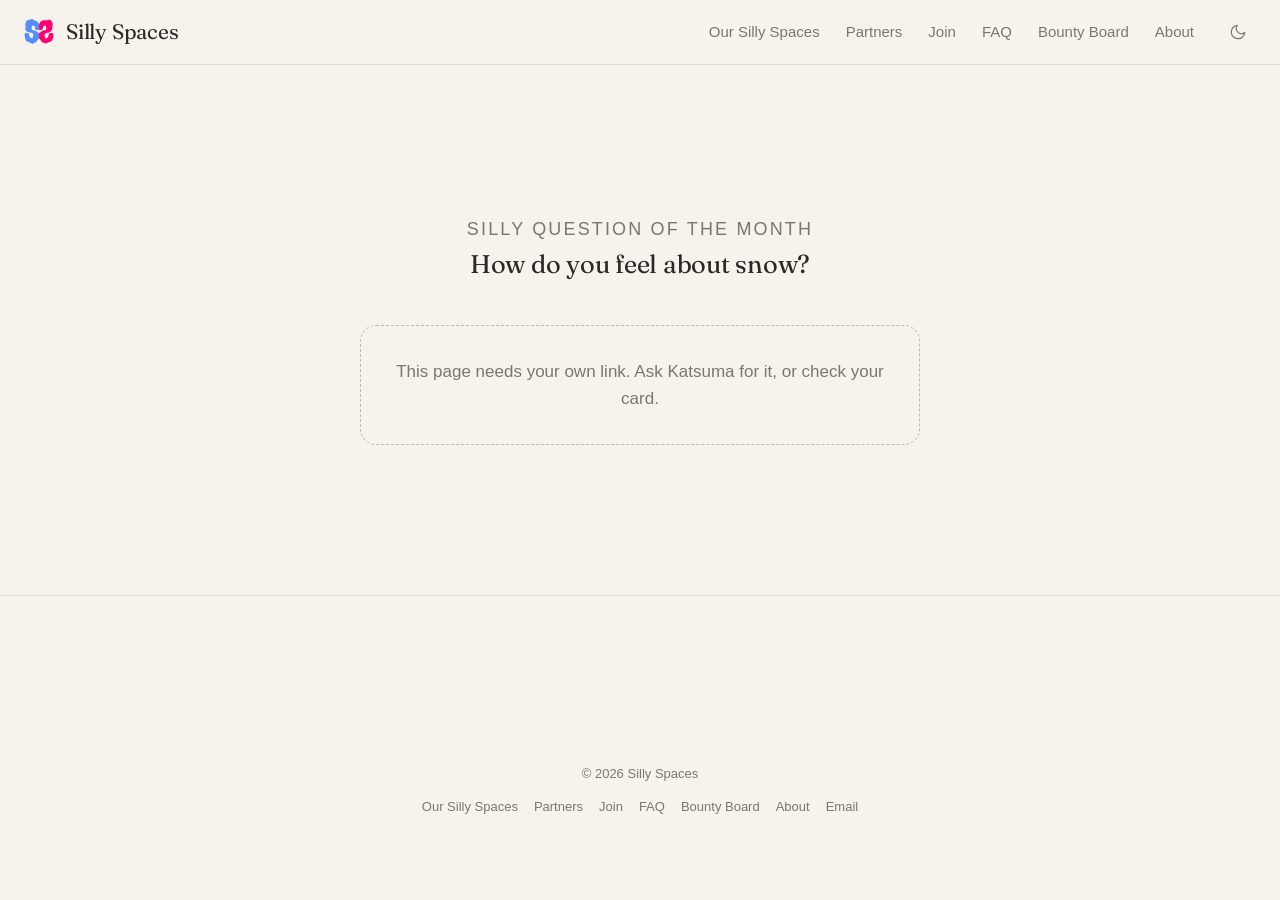
<file: q.html>
<!DOCTYPE html>
<html lang="en-CA">
<head>
  <title>Silly question · Silly Spaces</title>
  <meta name="robots" content="noindex">
  <meta charset="UTF-8">
  <meta name="viewport" content="width=device-width, initial-scale=1, viewport-fit=cover">
  <meta name="theme-color" content="#ffffff" media="(prefers-color-scheme: light)">
  <meta name="theme-color" content="#000000" media="(prefers-color-scheme: dark)">
  <meta property="og:type" content="website">
  <meta property="og:site_name" content="Silly Spaces">
  <meta property="og:title" content="Silly Spaces">
  <meta property="og:description" content="Invisible strings made visible.">
  <meta property="og:url" content="https://sillyspaces.com/q.html">
  <meta property="og:image" content="https://sillyspaces.com/assets/og.png">
  <meta property="og:image:width" content="1200">
  <meta property="og:image:height" content="630">
  <meta property="og:image:alt" content="Silly Spaces logo">
  <meta name="twitter:card" content="summary_large_image">
  <meta name="twitter:title" content="Silly Spaces">
  <meta name="twitter:image" content="https://sillyspaces.com/assets/og.png">
  <link rel="icon" href="/assets/logo.svg" type="image/svg+xml">
  <link rel="icon" href="/assets/icon-512.png" type="image/png" sizes="512x512">
  <link rel="apple-touch-icon" href="/assets/apple-touch-icon.png">
  <script>
    try { var t = localStorage.getItem("ss-theme"); if (t) document.documentElement.setAttribute("data-theme", t); } catch (e) {}
  </script>
  <link rel="preconnect" href="https://fonts.googleapis.com">
  <link rel="preconnect" href="https://fonts.gstatic.com" crossorigin>
  <link rel="stylesheet" href="https://fonts.googleapis.com/css2?family=Fraunces:opsz,wght@9..144,400;9..144,500&display=optional">
  <link rel="stylesheet" href="/css/style.css?v=087872d6">
</head>
<body>
<header class="nav">
  <div class="wrap">
    <a class="brand" href="/" aria-label="Silly Spaces home"><img src="/assets/logo.svg" alt="" width="30" height="25" decoding="async"> Silly Spaces</a>
    <ul class="nav-links" id="nav-links">
      <li><a href="/#events">Our Silly Spaces</a></li>
      <li><a href="/#partners">Partners</a></li>
      <li><a href="/#join">Join</a></li>
      <li><a href="/#faq">FAQ</a></li>
      <li><a href="/#bounty">Bounty Board</a></li>
      <li><a href="/about.html">About</a></li>
      <li class="nav-theme">
        <button class="theme-toggle" type="button" aria-label="Switch to dark mode">
          <svg class="moon" viewBox="0 0 24 24" aria-hidden="true"><path d="M21 12.8A9 9 0 1 1 11.2 3a7 7 0 0 0 9.8 9.8z"/></svg>
          <svg class="sun" viewBox="0 0 24 24" aria-hidden="true"><circle cx="12" cy="12" r="4"/><path d="M12 2v2M12 20v2M4.9 4.9l1.4 1.4M17.7 17.7l1.4 1.4M2 12h2M20 12h2M4.9 19.1l1.4-1.4M17.7 6.3l1.4-1.4"/></svg>
        </button>
      </li>
    </ul>
    <button class="menu-btn" type="button" aria-label="Open menu" aria-expanded="false" aria-controls="nav-links"><span></span><span></span><span></span></button>
  </div>
</header>
<main id="main">
  <section class="section q-page">
    <div class="wrap">
      <div class="section-head">
        <p class="eyebrow" id="q-hi">Silly question of the month</p>
        <h1 id="q-text"></h1>
      </div>

      <form class="join-box" id="q-form" hidden>
        <div class="field is-silly">
          <label for="q-answer">Your answer</label>
          <textarea id="q-answer" required rows="4" maxlength="500" enterkeyhint="done" placeholder="Honestly…"></textarea>
        </div>
        <button class="btn btn-primary" type="submit" style="width:100%">Send</button>
        <p class="form-note" id="q-note">Answer again any time. The newest one is the one we keep.</p>
      </form>

      <p class="empty" id="q-nolink" hidden>This page needs your own link. Ask Katsuma for it, or check your card.</p>
    </div>
  </section>
</main>
<script>
/* One page, one link per member. The link carries a random code (?k=) that the
   sheet turns back into a name, so nobody needs an account and nobody can
   answer for someone else without their link. Answers go to a Google Form,
   which appends a row per send, so nothing is ever overwritten. */
(function () {
  // Change these two lines when the question changes. The sheet matches answers
  // to a column by this exact text, so the column header must read the same.
  var QUESTION = "How do you feel about snow?";

  // From the "Silly question answers" Google Form, see README.md.
  var FORM = "https://docs.google.com/forms/d/e/PASTE_FORM_ID/formResponse";
  var F_CODE = "entry.PASTE_CODE_ID", F_QUESTION = "entry.PASTE_QUESTION_ID", F_ANSWER = "entry.PASTE_ANSWER_ID";

  var params = new URLSearchParams(location.search);
  var code = (params.get("k") || "").trim().toLowerCase();
  var name = (params.get("n") || "").trim().slice(0, 30);
  var $ = function (id) { return document.getElementById(id); };

  $("q-text").textContent = QUESTION;
  if (name) $("q-hi").textContent = "Hi " + name + ", here is this month’s question";

  // codes are 8 letters and digits; anything else is a typo or a guess
  if (!/^[a-z0-9]{8}$/.test(code)) { $("q-nolink").hidden = false; return; }
  var form = $("q-form"), note = $("q-note"), btn = form.querySelector("button");
  form.hidden = false;

  var sending = false;
  form.addEventListener("submit", function (e) {
    e.preventDefault();
    if (sending) return;
    var answer = $("q-answer").value.trim();
    if (!answer) { $("q-answer").focus(); return; }
    if (/PASTE_/.test(FORM + F_CODE)) {
      note.textContent = "Answers aren’t connected yet. Tell Katsuma.";
      return;
    }
    sending = true; btn.disabled = true; btn.textContent = "Sending…";
    var body = new URLSearchParams();
    body.append(F_CODE, code); body.append(F_QUESTION, QUESTION); body.append(F_ANSWER, answer);
    // no-cors: Google Forms never says yes, so a sent request counts as saved
    fetch(FORM, { method: "POST", mode: "no-cors", body: body }).then(function () {
      btn.textContent = "Saved";
      note.textContent = "Got it. Change your mind and send again, the newest one wins.";
      setTimeout(function () { sending = false; btn.disabled = false; btn.textContent = "Send again"; }, 1500);
    }).catch(function () {
      sending = false; btn.disabled = false; btn.textContent = "Send";
      note.textContent = "That didn’t send. Try again in a minute.";
    });
  });
})();
</script>
<footer class="socials" id="contact">
  <div class="wrap">
    <div class="footer" style="border-top:0;margin-top:0;padding-top:0">
      <span>&copy; 2026 Silly Spaces</span>
      <ul>
        <li><a href="/#events">Our Silly Spaces</a></li>
        <li><a href="/#partners">Partners</a></li>
        <li><a href="/#join">Join</a></li>
        <li><a href="/#faq">FAQ</a></li>
        <li><a href="/#bounty">Bounty Board</a></li>
        <li><a href="/about.html">About</a></li>
        <li><a href="mailto:sillyspacesww@gmail.com">Email</a></li>
      </ul>
    </div>
  </div>
</footer>
<script src="/js/main.js?v=6aba75e0"></script>
</body>
</html>
</file>
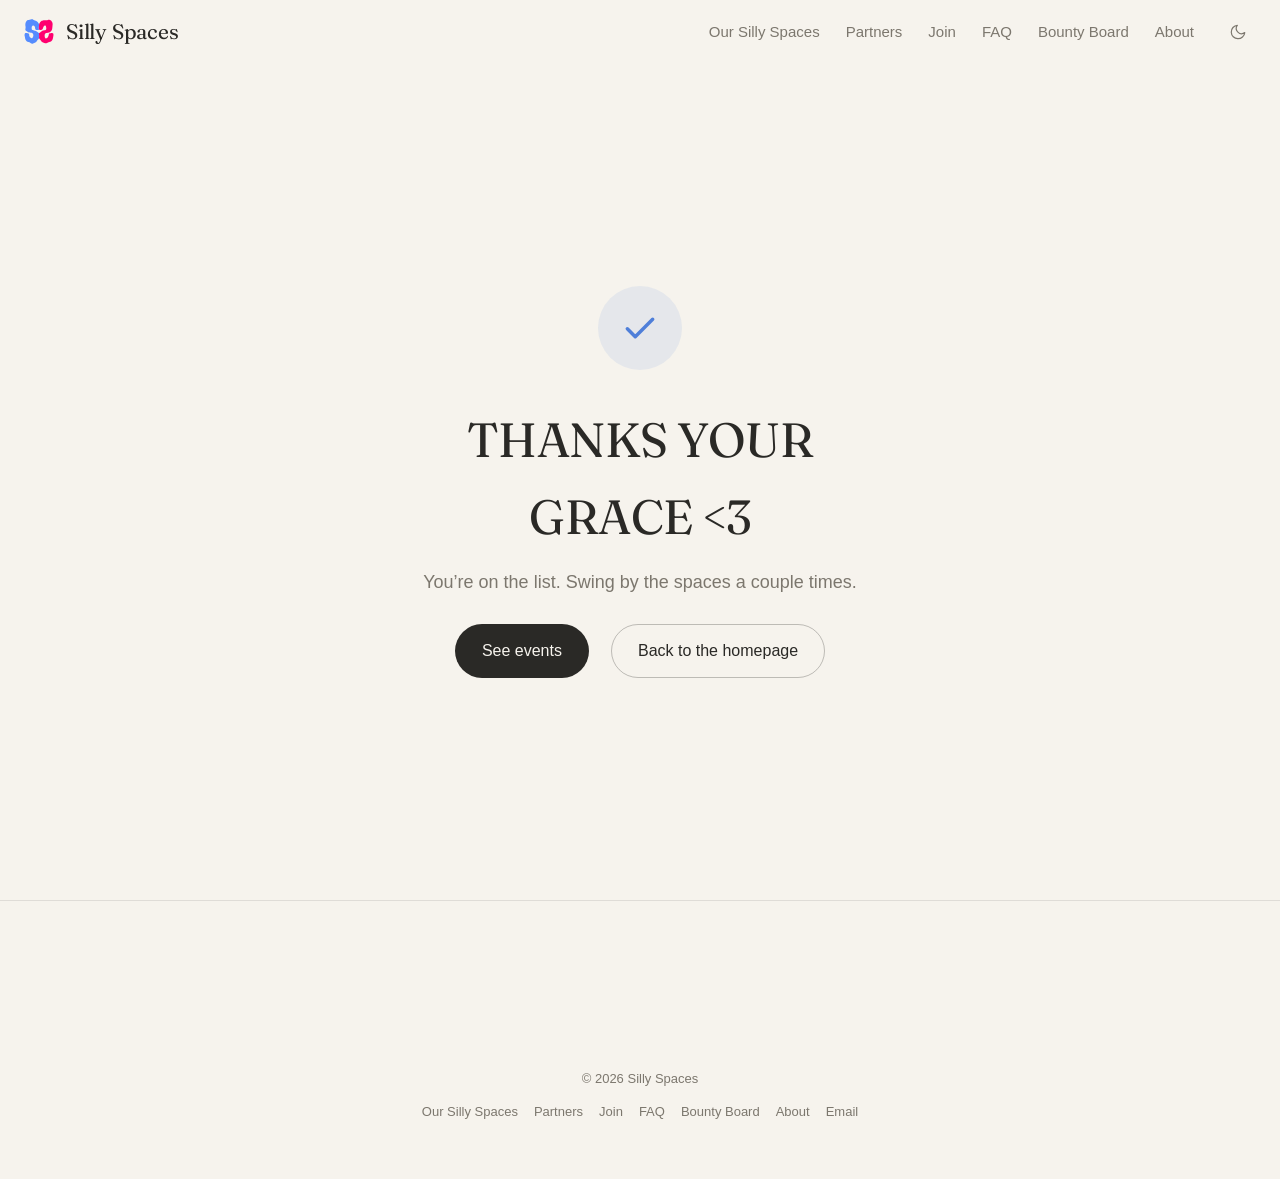
<file: thanks.html>
<!DOCTYPE html>
<html lang="en-CA">
<head>
  <title>THANKS YOUR GRACE &lt;3 · Silly Spaces</title>
  <meta name="robots" content="noindex">
  <meta charset="UTF-8">
  <meta name="viewport" content="width=device-width, initial-scale=1, viewport-fit=cover">
  <meta name="theme-color" content="#ffffff" media="(prefers-color-scheme: light)">
  <meta name="theme-color" content="#000000" media="(prefers-color-scheme: dark)">
  <meta property="og:type" content="website">
  <meta property="og:site_name" content="Silly Spaces">
  <meta property="og:title" content="Silly Spaces">
  <meta property="og:description" content="Invisible strings made visible.">
  <meta property="og:url" content="https://sillyspaces.com/thanks.html">
  <meta property="og:image" content="https://sillyspaces.com/assets/og.png">
  <meta property="og:image:width" content="1200">
  <meta property="og:image:height" content="630">
  <meta property="og:image:alt" content="Silly Spaces logo">
  <meta name="twitter:card" content="summary_large_image">
  <meta name="twitter:title" content="Silly Spaces">
  <meta name="twitter:image" content="https://sillyspaces.com/assets/og.png">
  <link rel="icon" href="/assets/logo.svg" type="image/svg+xml">
  <link rel="icon" href="/assets/icon-512.png" type="image/png" sizes="512x512">
  <link rel="apple-touch-icon" href="/assets/apple-touch-icon.png">
  <script>
    try { var t = localStorage.getItem("ss-theme"); if (t) document.documentElement.setAttribute("data-theme", t); } catch (e) {}
  </script>
  <link rel="preconnect" href="https://fonts.googleapis.com">
  <link rel="preconnect" href="https://fonts.gstatic.com" crossorigin>
  <link rel="stylesheet" href="https://fonts.googleapis.com/css2?family=Fraunces:opsz,wght@9..144,400;9..144,500&display=optional">
  <link rel="stylesheet" href="/css/style.css?v=087872d6">
</head>
<body>
<header class="nav">
  <div class="wrap">
    <a class="brand" href="/" aria-label="Silly Spaces home"><img src="/assets/logo.svg" alt="" width="30" height="25" decoding="async"> Silly Spaces</a>
    <ul class="nav-links" id="nav-links">
      <li><a href="/#events">Our Silly Spaces</a></li>
      <li><a href="/#partners">Partners</a></li>
      <li><a href="/#join">Join</a></li>
      <li><a href="/#faq">FAQ</a></li>
      <li><a href="/#bounty">Bounty Board</a></li>
      <li><a href="/about.html">About</a></li>
      <li class="nav-theme">
        <button class="theme-toggle" type="button" aria-label="Switch to dark mode">
          <svg class="moon" viewBox="0 0 24 24" aria-hidden="true"><path d="M21 12.8A9 9 0 1 1 11.2 3a7 7 0 0 0 9.8 9.8z"/></svg>
          <svg class="sun" viewBox="0 0 24 24" aria-hidden="true"><circle cx="12" cy="12" r="4"/><path d="M12 2v2M12 20v2M4.9 4.9l1.4 1.4M17.7 17.7l1.4 1.4M2 12h2M20 12h2M4.9 19.1l1.4-1.4M17.7 6.3l1.4-1.4"/></svg>
        </button>
      </li>
    </ul>
    <button class="menu-btn" type="button" aria-label="Open menu" aria-expanded="false" aria-controls="nav-links"><span></span><span></span><span></span></button>
  </div>
</header>
<main id="main">
  <section class="center-page">
    <div class="wrap">
      <div class="checkmark" aria-hidden="true"><svg viewBox="0 0 24 24"><path d="M4 12.5l5 5L20 6.5"/></svg></div>
      <h1>THANKS YOUR GRACE &lt;3</h1>
      <p>You’re on the list. Swing by the spaces a couple times.</p>
      <div class="hero-cta">
        <a class="btn btn-primary" href="/#events">See events</a>
        <a class="btn btn-ghost" href="/">Back to the homepage</a>
      </div>
    </div>
  </section>
</main>
<footer class="socials" id="contact">
  <div class="wrap">
    <div class="footer" style="border-top:0;margin-top:0;padding-top:0">
      <span>&copy; 2026 Silly Spaces</span>
      <ul>
        <li><a href="/#events">Our Silly Spaces</a></li>
        <li><a href="/#partners">Partners</a></li>
        <li><a href="/#join">Join</a></li>
        <li><a href="/#faq">FAQ</a></li>
        <li><a href="/#bounty">Bounty Board</a></li>
        <li><a href="/about.html">About</a></li>
        <li><a href="mailto:sillyspacesww@gmail.com">Email</a></li>
      </ul>
    </div>
  </div>
</footer>
<script src="/js/main.js?v=6aba75e0"></script>
</body>
</html>
</file>
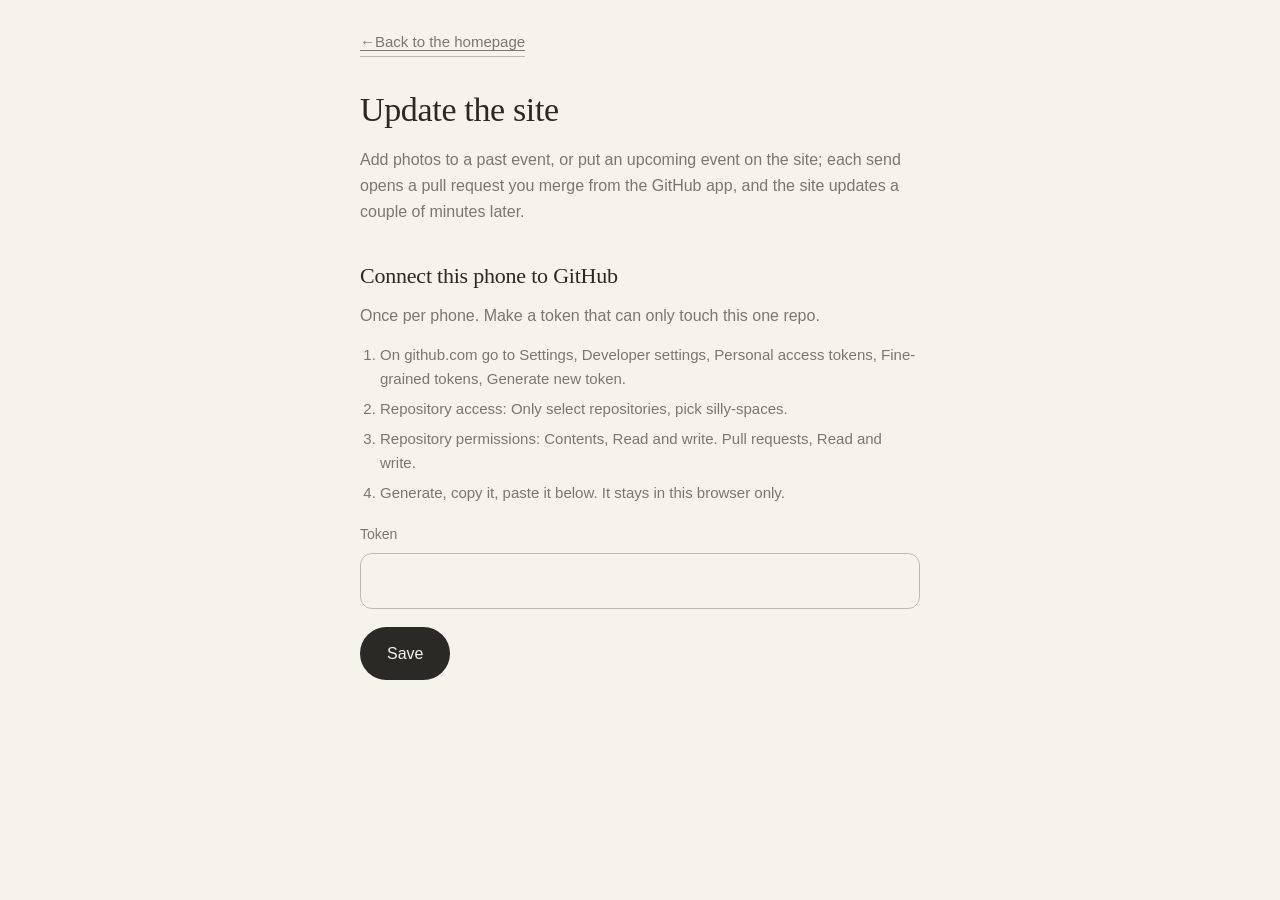
<file: upload.html>
<!DOCTYPE html>
<html lang="en-CA">
<head>
  <meta charset="utf-8">
  <meta name="viewport" content="width=device-width, initial-scale=1, viewport-fit=cover">
  <title>Update the site · Silly Spaces</title>
  <meta name="robots" content="noindex, nofollow">
  <meta name="theme-color" content="#f6f3ed" media="(prefers-color-scheme: light)">
  <meta name="theme-color" content="#1b1a18" media="(prefers-color-scheme: dark)">
  <link rel="icon" href="/assets/logo.svg" type="image/svg+xml">
  <link rel="apple-touch-icon" href="/assets/apple-touch-icon.png">
  <script>
    try { var t = localStorage.getItem("ss-theme"); if (t) document.documentElement.setAttribute("data-theme", t); } catch (e) {}
  </script>
  <link rel="stylesheet" href="/css/style.css?v=087872d6">
  <style>
    /* Phone-first tool page. Not linked from the site, does nothing without a token. */
    .up { width: min(560px, calc(100% - 40px)); margin: 0 auto; padding: 28px 0 calc(60px + env(safe-area-inset-bottom)); }
    .up h1 { font-size: 34px; margin: 6px 0 10px; }
    .up h2 { font-size: 22px; margin: 34px 0 10px; }
    .up p { color: var(--muted); font-size: 16px; margin: 0 0 14px; }
    .up ol.steps { color: var(--muted); font-size: 15px; padding-left: 20px; margin: 0 0 18px; }
    .up ol.steps li + li { margin-top: 6px; }
    .up a { text-decoration: underline; text-underline-offset: 3px; }
    .field textarea {
      font: inherit; padding: 13px 16px; border-radius: 12px; border: 1px solid var(--line-strong);
      background: transparent; color: var(--text); resize: vertical; min-height: 96px;
    }
    .field textarea:focus { outline: none; border-color: var(--text); box-shadow: 0 0 0 4px var(--line); }
    .field input:disabled { color: var(--muted); border-style: dashed; }
    .row { display: flex; gap: 12px; flex-wrap: wrap; align-items: center; }
    .btn { width: auto; max-width: none; }
    .pick { position: relative; }
    .pick input { position: absolute; inset: 0; opacity: 0; width: 100%; height: 100%; cursor: pointer; }
    .tiles { list-style: none; padding: 0; margin: 18px 0 0; display: grid; grid-template-columns: repeat(3, 1fr); gap: 10px; }
    .tile { position: relative; border-radius: 12px; overflow: hidden; background: var(--surface); border: 1px solid var(--line); }
    .tile img { display: block; width: 100%; aspect-ratio: 1; object-fit: cover; }
    .tile .n { position: absolute; top: 6px; left: 6px; min-width: 22px; height: 22px; padding: 0 6px; border-radius: 11px; background: var(--ink); color: var(--ink-text); font-size: 12px; display: grid; place-items: center; }
    .tile .cover { position: absolute; top: 6px; right: 6px; padding: 2px 7px; border-radius: 9px; background: var(--blue); color: #fff; font-size: 11px; }
    .tile .tools { display: flex; }
    .tile .tools button {
      flex: 1; height: 40px; border: 0; background: transparent; color: var(--text); font: inherit; font-size: 18px; cursor: pointer;
      border-top: 1px solid var(--line);
    }
    .tile .tools button + button { border-left: 1px solid var(--line); }
    .tile .tools button:disabled { color: var(--line-strong); }
    .tile .tools .rm { color: var(--pink); }
    .status { margin-top: 16px; font-size: 16px; color: var(--text); min-height: 24px; }
    .status.err { color: var(--pink); }
    .status a { font-weight: 500; }
    .small { font-size: 14px; }
    .sending .btn-primary, .sending .modes { opacity: 0.5; pointer-events: none; }
    /* The three modes share one step, a segmented switch picks which form is on screen */
    .modes { display: flex; gap: 4px; padding: 4px; margin: 0 0 22px; border: 1px solid var(--line-strong); border-radius: 999px; }
    .modes button {
      flex: 1; min-height: 42px; border: 0; border-radius: 999px; background: transparent; color: var(--muted);
      font: inherit; font-size: 15px; cursor: pointer; padding: 0 6px;
    }
    .modes button[aria-checked="true"] { background: var(--ink); color: var(--ink-text); }
    .poster-prev { display: block; width: 100%; max-height: 280px; object-fit: contain; border-radius: 12px; border: 1px solid var(--line); background: var(--surface); }
    .done { display: flex; align-items: flex-start; gap: 12px; padding: 14px 16px; margin: 4px 0 18px; border-radius: 12px; background: var(--tint-blue); font-size: 15px; cursor: pointer; }
    .done input { width: 18px; height: 18px; margin: 3px 0 0; accent-color: var(--blue); flex: none; }
    .done small { display: block; color: var(--muted); }
    /* Ticking the done box means the fields will not be saved, so they fade */
    .removing #up-form { opacity: 0.45; pointer-events: none; }
    @media (max-width: 400px) { .tiles { gap: 8px; } .tile .tools button { height: 38px; } .modes button { font-size: 14px; } }
  </style>
</head>
<body>
<main class="up">
  <a class="back-link" href="/">Back to the homepage</a>
  <h1>Update the site</h1>
  <p>Add photos to a past event, or put an upcoming event on the site; each send opens a pull request you merge from the GitHub app, and the site updates a couple of minutes later.</p>

  <section id="s-token" hidden>
    <h2>Connect this phone to GitHub</h2>
    <p>Once per phone. Make a token that can only touch this one repo.</p>
    <ol class="steps">
      <li>On github.com go to Settings, Developer settings, Personal access tokens, Fine-grained tokens, Generate new token.</li>
      <li>Repository access: Only select repositories, pick silly-spaces.</li>
      <li>Repository permissions: Contents, Read and write. Pull requests, Read and write.</li>
      <li>Generate, copy it, paste it below. It stays in this browser only.</li>
    </ol>
    <div class="field"><label for="token">Token</label><input id="token" type="password" autocomplete="off" autocapitalize="off" spellcheck="false"></div>
    <div class="row"><button class="btn btn-primary" id="save-token" type="button">Save</button></div>
    <p class="status" id="token-msg" aria-live="polite"></p>
  </section>

  <section id="s-event" hidden>
    <div class="modes" role="radiogroup" aria-label="What to send">
      <button type="button" role="radio" aria-checked="true" data-mode="past">Past event</button>
      <button type="button" role="radio" aria-checked="false" data-mode="upcoming">Upcoming</button>
    </div>

    <div id="m-past">
      <div class="field"><label for="event">Event</label>
        <select id="event"><option value="">Loading events…</option></select>
      </div>
      <div class="field"><label for="title">Title</label><input id="title" autocomplete="off"></div>
      <div class="field"><label for="date">Date</label><input id="date" type="date"></div>
      <div class="field"><label for="desc">Description, one line per paragraph</label><textarea id="desc" placeholder="What? …&#10;Why? …"></textarea></div>
    </div>

    <div id="m-upcoming" hidden>
      <div class="field"><label for="up-event">Event</label>
        <select id="up-event"><option value="">Loading events…</option></select>
      </div>
      <div id="up-form">
        <div class="field"><label for="up-title">Title</label><input id="up-title" autocomplete="off"></div>
        <div class="field"><label for="up-date">Date <small>optional</small></label><input id="up-date" autocomplete="off" placeholder="2026-11-08 or ??/??/??"></div>
        <div class="field"><label for="up-time">Time <small>optional</small></label><input id="up-time" autocomplete="off" placeholder="6:30 pm"></div>
        <div class="field"><label for="up-where">Where <small>optional</small></label><input id="up-where" autocomplete="off"></div>
        <div class="field"><label for="up-tags">Tags <small>optional, comma separated</small></label><input id="up-tags" autocomplete="off" placeholder="Free, Outdoors"></div>
        <div class="field"><label for="up-desc">Description, one line per paragraph</label><textarea id="up-desc" placeholder="What it is.&#10;Date and time go out to the list first."></textarea></div>
        <div class="field">
          <label for="up-poster">Poster <small>optional, one image</small></label>
          <img class="poster-prev" id="up-poster-img" alt="" decoding="async" hidden>
          <div class="row">
            <label class="btn btn-ghost pick" id="up-poster-btn">Choose a poster<input type="file" id="up-poster" accept="image/*"></label>
            <span class="small" id="up-poster-msg" aria-live="polite"></span>
          </div>
        </div>
      </div>
      <label class="done" id="up-done-box" hidden>
        <input type="checkbox" id="up-done">
        <span>Done, take it off the site<small>Deletes the folder. Add its photos under Past event and it comes back as an archive item.</small></span>
      </label>
    </div>
  </section>

  <section id="s-photos" hidden>
    <h2>Photos</h2>
    <p>The first one is the cover. Arrows move a photo earlier or later. Photos are shrunk on the phone before they go up, so pick as many as you want.</p>
    <div class="row">
      <label class="btn btn-ghost pick">Add photos<input type="file" id="files" accept="image/*" multiple></label>
      <span class="small" id="prep" aria-live="polite"></span>
    </div>
    <ol class="tiles" id="tiles"></ol>
  </section>

  <section id="s-send" hidden>
    <h2>Send</h2>
    <p class="small" id="summary" hidden></p>
    <div class="row"><button class="btn btn-primary" id="send" type="button">Send to the site</button></div>
    <p class="status" id="status" aria-live="polite"></p>
    <p class="small"><a href="#" id="change-token">Use a different token</a></p>
  </section>
</main>

<script>
(function () {
  "use strict";
  var OWNER = "katsuma0", REPO = "silly-spaces", BASE = "main", DIR = "assets/photos";
  var UP_DIR = "assets/upcoming";
  var API = "https://api.github.com/repos/" + OWNER + "/" + REPO;
  var LONG_EDGE = 1600, QUALITY = 0.82;
  var IMG = /\.(jpe?g|png|webp|gif|avif)$/i;

  function $(id) { return document.getElementById(id); }
  var token = "";
  try { token = localStorage.getItem("ss-token") || ""; } catch (e) {}

  var mode = "past", busy = false, loaded = {};
  /* One event on screen at a time. tiles is the order the photos will have. */
  var st = { folder: "", isNew: true, when: "", eventText: null, existing: [], thumbs: [], tiles: [] };
  /* The upcoming folder on screen. files is its listing on main, text its event.txt there, blob a new poster not yet sent. */
  var up = { folder: "", isNew: true, files: [], text: "\n", poster: "", posterRaw: "", blob: null, url: "" };

  function gh(path, opts) {
    opts = opts || {};
    return fetch(API + path, {
      method: opts.method || "GET",
      headers: {
        Authorization: "Bearer " + token,
        Accept: "application/vnd.github+json",
        "X-GitHub-Api-Version": "2022-11-28",
        "Content-Type": "application/json"
      },
      body: opts.body ? JSON.stringify(opts.body) : undefined
    }).then(function (r) {
      if (r.status === 404 && opts.allow404) return null;
      return r.json().then(function (j) {
        if (!r.ok) throw new Error((j && j.message) || ("GitHub answered " + r.status));
        return j;
      });
    });
  }

  function show(id, on) { $(id).hidden = !on; }
  function say(id, msg, err) { var el = $(id); el.textContent = msg; el.classList.toggle("err", !!err); }
  function link(id, before, href, text, after) {
    var el = $(id); el.textContent = before; el.classList.remove("err");
    var a = document.createElement("a"); a.href = href; a.textContent = text; a.target = "_blank"; a.rel = "noopener";
    el.appendChild(a); el.appendChild(document.createTextNode(after || ""));
  }
  function trim(s) { return s.trim(); }
  function option(select, value, text) {
    var o = document.createElement("option"); o.value = value; o.textContent = text; select.appendChild(o); return o;
  }
  function dirNames(list) {
    return (list || []).filter(function (f) { return f.type === "dir"; }).map(function (f) { return f.name; }).sort();
  }

  /* ---- Token ---- */
  function start() {
    if (!token) { show("s-token", true); return; }
    show("s-token", false); show("s-event", true); show("s-send", true);
    loaded = {};
    setMode(mode);
  }
  $("save-token").addEventListener("click", function () {
    var t = $("token").value.trim();
    if (!t) return;
    token = t;
    say("token-msg", "Checking…");
    gh("").then(function () {
      try { localStorage.setItem("ss-token", token); } catch (e) {}
      say("token-msg", "");
      start();
    }, function (e) { token = ""; say("token-msg", "That token did not work: " + e.message, true); });
  });
  $("change-token").addEventListener("click", function (e) {
    e.preventDefault();
    token = "";
    try { localStorage.removeItem("ss-token"); } catch (err) {}
    show("s-event", false); show("s-photos", false); show("s-send", false);
    $("token").value = "";
    start();
  });

  /* ---- Modes: each list loads the first time its mode is opened, and keeps what was typed when switching away ---- */
  var modeBtns = Array.prototype.slice.call(document.querySelectorAll(".modes button"));
  function setMode(m) {
    mode = m;
    modeBtns.forEach(function (b) { b.setAttribute("aria-checked", String(b.getAttribute("data-mode") === m)); });
    show("m-past", m === "past"); show("m-upcoming", m === "upcoming");
    show("s-photos", m === "past");
    say("status", "");
    if (!loaded[m]) {
      loaded[m] = true;
      (m === "past" ? loadEvents : loadUpcoming)();
    }
    summary();
  }
  modeBtns.forEach(function (b, i) {
    b.addEventListener("click", function () { if (!busy) setMode(b.getAttribute("data-mode")); });
    b.addEventListener("keydown", function (e) {
      var d = e.key === "ArrowRight" || e.key === "ArrowDown" ? 1 : e.key === "ArrowLeft" || e.key === "ArrowUp" ? -1 : 0;
      if (!d || busy) return;
      e.preventDefault();
      var next = modeBtns[(i + d + modeBtns.length) % modeBtns.length];
      next.focus(); setMode(next.getAttribute("data-mode"));
    });
  });

  /* ---- Past events ---- */
  var sel = $("event"), known = [];
  function loadEvents() {
    gh("/contents/" + DIR + "?ref=" + BASE).then(function (list) {
      var dirs = dirNames(list).reverse();
      known = dirs;
      sel.innerHTML = "";
      option(sel, "__new", "New event");
      dirs.forEach(function (d) {
        var o = option(sel, d, d);
        // show the title instead of the folder name once event.txt comes back
        gh("/contents/" + DIR + "/" + d + "/event.txt?ref=" + BASE, { allow404: true }).then(function (f) {
          if (!f) return;
          var lines = decode(f.content).split(/\r?\n/);
          if (lines[0] && lines[0].trim()) o.textContent = lines[0].trim() + (lines[1] && lines[1].trim() ? ", " + lines[1].trim() : "");
        }).catch(function () {});
      });
      sel.value = "__new";
      newEvent();
    }, function (e) { say("status", "Could not list events: " + e.message, true); });
  }
  sel.addEventListener("change", function () {
    if (sel.value === "__new") newEvent(); else loadEvent(sel.value);
  });

  function clearTiles() {
    st.tiles.forEach(function (t) { if (t.blob) URL.revokeObjectURL(t.url); });
    st.tiles = [];
  }
  function newEvent() {
    clearTiles();
    st = { folder: "", isNew: true, when: "", eventText: null, existing: [], thumbs: [], tiles: [] };
    $("title").value = ""; $("desc").value = "";
    $("date").disabled = false;
    $("date").value = today();
    say("status", "");
    renderTiles();
  }
  function decode(b64) {
    var bin = atob(b64.replace(/\n/g, "")), bytes = new Uint8Array(bin.length);
    for (var i = 0; i < bin.length; i++) bytes[i] = bin.charCodeAt(i);
    return new TextDecoder().decode(bytes);
  }
  function loadEvent(folder) {
    clearTiles();
    say("status", "Loading " + folder + "…");
    st = { folder: folder, isNew: false, when: "", eventText: null, existing: [], thumbs: [], tiles: [] };
    var m = folder.match(/^(\d{4}-\d{2}-\d{2})/);
    $("date").value = m ? m[1] : ""; $("date").disabled = true;
    Promise.all([
      gh("/contents/" + DIR + "/" + folder + "?ref=" + BASE),
      gh("/contents/" + DIR + "/" + folder + "/thumbs?ref=" + BASE, { allow404: true })
    ]).then(function (res) {
      var files = res[0], thumbs = res[1] || [];
      st.thumbs = thumbs.filter(function (f) { return f.type === "file"; }).map(function (f) { return f.name; });
      st.existing = files.filter(function (f) { return f.type === "file" && IMG.test(f.name); })
        .sort(function (a, b) { return a.name < b.name ? -1 : 1; });
      st.tiles = st.existing.map(function (f) {
        var stem = f.name.replace(/\.[^.]+$/, "");
        return { name: f.name, sha: f.sha, existing: true, url: "/" + DIR + "/" + folder + "/thumbs/" + stem + ".jpg", raw: f.download_url };
      });
      var info = files.filter(function (f) { return f.name === "event.txt"; })[0];
      if (!info) { $("title").value = ""; $("desc").value = ""; renderTiles(); say("status", ""); return null; }
      return gh("/contents/" + DIR + "/" + folder + "/event.txt?ref=" + BASE).then(function (f) {
        var text = decode(f.content), lines = text.split(/\r?\n/);
        st.eventText = text;
        $("title").value = (lines[0] || "").trim();
        st.when = (lines[1] || "").trim();
        $("desc").value = lines.slice(2).map(trim).filter(Boolean).join("\n");
        renderTiles(); say("status", "");
      });
    }).catch(function (e) { say("status", "Could not load that event: " + e.message, true); });
  }

  /* ---- Photos: shrink on the phone so uploads are small and rotation is baked in ---- */
  function shrink(file) {
    return new Promise(function (resolve, reject) {
      var url = URL.createObjectURL(file), im = new Image();
      im.onload = function () {
        var w = im.naturalWidth, h = im.naturalHeight, k = Math.min(1, LONG_EDGE / Math.max(w, h));
        var c = document.createElement("canvas");
        c.width = Math.round(w * k); c.height = Math.round(h * k);
        c.getContext("2d").drawImage(im, 0, 0, c.width, c.height);
        URL.revokeObjectURL(url);
        c.toBlob(function (b) { b ? resolve(b) : reject(new Error("could not read " + file.name)); }, "image/jpeg", QUALITY);
      };
      im.onerror = function () { URL.revokeObjectURL(url); reject(new Error("could not read " + file.name)); };
      im.src = url;
    });
  }
  $("files").addEventListener("change", function () {
    var files = Array.prototype.slice.call(this.files);
    this.value = "";
    if (!files.length) return;
    var i = 0;
    function next() {
      if (i >= files.length) { $("prep").textContent = ""; return; }
      $("prep").textContent = "Preparing " + (i + 1) + " of " + files.length + "…";
      shrink(files[i]).then(function (blob) {
        st.tiles.push({ blob: blob, existing: false, url: URL.createObjectURL(blob), name: files[i].name });
        i++; renderTiles(); next();
      }, function (e) { say("status", e.message, true); i++; next(); });
    }
    next();
  });

  var tilesEl = $("tiles");
  function renderTiles() {
    tilesEl.innerHTML = "";
    st.tiles.forEach(function (t, i) {
      var li = document.createElement("li"); li.className = "tile";
      var im = document.createElement("img"); im.src = t.url; im.alt = ""; im.decoding = "async";
      if (t.raw) im.onerror = function () { im.onerror = null; im.src = t.raw; };
      li.appendChild(im);
      var n = document.createElement("span"); n.className = "n"; n.textContent = i + 1; li.appendChild(n);
      if (i === 0) { var c = document.createElement("span"); c.className = "cover"; c.textContent = "Cover"; li.appendChild(c); }
      var tools = document.createElement("div"); tools.className = "tools";
      [["‹", "Move earlier", i === 0, -1], ["›", "Move later", i === st.tiles.length - 1, 1], ["×", "Remove", false, 0]].forEach(function (b) {
        var btn = document.createElement("button"); btn.type = "button"; btn.textContent = b[0]; btn.setAttribute("aria-label", b[1]); btn.disabled = b[2];
        if (!b[3]) btn.className = "rm";
        btn.addEventListener("click", function () {
          if (b[3]) { var j = i + b[3]; var tmp = st.tiles[j]; st.tiles[j] = st.tiles[i]; st.tiles[i] = tmp; }
          else { if (t.blob) URL.revokeObjectURL(t.url); st.tiles.splice(i, 1); }
          renderTiles();
        });
        tools.appendChild(btn);
      });
      li.appendChild(tools);
      tilesEl.appendChild(li);
    });
  }

  /* ---- Upcoming: one folder per event under assets/upcoming, an event.txt and at most one poster ---- */
  var upSel = $("up-event"), upKnown = [];
  var UP_KEYS = ["date", "time", "where", "tags"];
  function loadUpcoming() {
    gh("/contents/" + UP_DIR + "?ref=" + BASE, { allow404: true }).then(function (list) {
      var dirs = dirNames(list);
      upKnown = dirs;
      upSel.innerHTML = "";
      option(upSel, "__new", "New upcoming event");
      dirs.forEach(function (d) {
        var o = option(upSel, d, d);
        gh("/contents/" + UP_DIR + "/" + d + "/event.txt?ref=" + BASE, { allow404: true }).then(function (f) {
          if (!f) return;
          var title = parseUpcoming(decode(f.content)).title;
          if (title) o.textContent = title;
        }).catch(function () {});
      });
      upSel.value = "__new";
      newUpcoming();
    }, function (e) { say("status", "Could not list upcoming events: " + e.message, true); });
  }
  upSel.addEventListener("change", function () {
    if (upSel.value === "__new") newUpcoming(); else loadUpcomingEvent(upSel.value);
  });

  // The file format build.py reads: title, key: value lines, a blank line, one paragraph per line.
  function parseUpcoming(text) {
    var lines = text.split(/\r?\n/), ev = { title: (lines[0] || "").trim(), date: "", time: "", where: "", tags: "", desc: [] }, i = 1;
    for (; i < lines.length && lines[i].trim(); i++) {
      var m = lines[i].match(/^\s*(date|time|where|tags)\s*:\s*(.*)$/i);
      if (m) ev[m[1].toLowerCase()] = m[2].trim();
    }
    ev.desc = lines.slice(i + 1).map(trim).filter(Boolean);
    return ev;
  }
  function upcomingText(ev) {
    var lines = [ev.title];
    UP_KEYS.forEach(function (k) { if (ev[k]) lines.push(k + ": " + ev[k]); });
    if (ev.desc.length) lines = lines.concat([""], ev.desc);
    return lines.join("\n") + "\n";
  }
  function readUpcomingForm() {
    var ev = { title: $("up-title").value.trim(), desc: $("up-desc").value.split(/\n/).map(trim).filter(Boolean) };
    UP_KEYS.forEach(function (k) { ev[k] = $("up-" + k).value.trim(); });
    ev.tags = ev.tags.split(",").map(trim).filter(Boolean).join(", ");
    return ev;
  }

  function resetUpcoming() {
    if (up.url) URL.revokeObjectURL(up.url);
    // text starts as what an empty form serializes to, so an untouched form is not a change
    up = { folder: "", isNew: true, files: [], text: "\n", poster: "", posterRaw: "", blob: null, url: "" };
    $("up-title").value = ""; $("up-desc").value = "";
    UP_KEYS.forEach(function (k) { $("up-" + k).value = ""; });
    $("up-done").checked = false; $("m-upcoming").classList.remove("removing");
  }
  function showPoster() {
    var im = $("up-poster-img"), src = up.url || (up.poster ? "/" + UP_DIR + "/" + up.folder + "/" + up.poster : "");
    im.onerror = null;
    im.hidden = !src;
    if (src) {
      // the site copy loads fastest, the raw GitHub file is the fallback while a merge is pending
      if (!up.url && up.posterRaw) im.onerror = function () { im.onerror = null; im.src = up.posterRaw; };
      im.src = src;
    } else im.removeAttribute("src");
    $("up-poster-msg").textContent = up.blob ? "New poster, goes up as poster.jpg" : up.poster ? "Current poster: " + up.poster : "No poster yet";
    $("up-poster-btn").firstChild.nodeValue = up.blob || up.poster ? "Change the poster" : "Choose a poster";
  }
  function newUpcoming() {
    resetUpcoming();
    show("up-done-box", false);
    say("status", "");
    showPoster(); summary();
  }
  function loadUpcomingEvent(folder) {
    resetUpcoming();
    var me = up;
    up.folder = folder; up.isNew = false;
    show("up-done-box", true);
    say("status", "Loading " + folder + "…");
    gh("/contents/" + UP_DIR + "/" + folder + "?ref=" + BASE).then(function (files) {
      if (up !== me) return null;
      up.files = files.filter(function (f) { return f.type === "file"; })
        .map(function (f) { return { name: f.name, sha: f.sha, raw: f.download_url }; })
        .sort(function (a, b) { return a.name < b.name ? -1 : 1; });
      var imgs = up.files.filter(function (f) { return IMG.test(f.name); });
      var p = imgs.filter(function (f) { return f.name === "poster.jpg"; })[0] || imgs[0];
      if (p) { up.poster = p.name; up.posterRaw = p.raw; }
      if (!up.files.some(function (f) { return f.name === "event.txt"; })) return null;
      return gh("/contents/" + UP_DIR + "/" + folder + "/event.txt?ref=" + BASE).then(function (f) {
        if (up !== me) return;
        var text = decode(f.content), ev = parseUpcoming(text);
        up.text = text;
        $("up-title").value = ev.title; $("up-desc").value = ev.desc.join("\n");
        UP_KEYS.forEach(function (k) { $("up-" + k).value = ev[k]; });
      });
    }).then(function () {
      if (up !== me) return;
      showPoster(); summary(); say("status", "");
    }).catch(function (e) { say("status", "Could not load that event: " + e.message, true); });
  }
  $("up-poster").addEventListener("change", function () {
    var file = this.files && this.files[0];
    this.value = "";
    if (!file) return;
    var me = up;
    $("up-poster-msg").textContent = "Preparing…";
    shrink(file).then(function (blob) {
      if (up !== me) { return; }
      if (up.url) URL.revokeObjectURL(up.url);
      up.blob = blob; up.url = URL.createObjectURL(blob);
      showPoster(); summary();
    }, function (e) { say("status", e.message, true); showPoster(); });
  });
  $("up-done").addEventListener("change", function () {
    $("m-upcoming").classList.toggle("removing", this.checked);
    summary();
  });
  $("m-upcoming").addEventListener("input", summary);

  function upcomingSlug(title) {
    var s = slug(title).replace(/-+$/, ""), out = s, n = 2;
    while (out && upKnown.indexOf(out) >= 0) out = s + "-" + (n++);
    return out;
  }
  // What a send would do right now; the summary line and the send button both read it.
  function upcomingPlan() {
    var ev = readUpcomingForm(), text = upcomingText(ev);
    var plan = { ev: ev, text: text, remove: !up.isNew && $("up-done").checked, poster: !!up.blob, textChanged: text !== up.text, parts: [] };
    plan.folder = up.isNew ? upcomingSlug(ev.title) : up.folder;
    if (!plan.remove) {
      if (plan.poster) plan.parts.push("1 poster");
      if (plan.textChanged) plan.parts.push("event.txt");
    }
    return plan;
  }
  function upcomingSummary(plan) {
    if (plan.remove) return "Removes the folder " + UP_DIR + "/" + plan.folder + ".";
    if (!plan.parts.length) return "Nothing changed yet.";
    return UP_DIR + "/" + (plan.folder || "…") + ": " + plan.parts.join(", ") + (plan.parts.length === 1 ? " only" : "");
  }
  function upcomingJob() {
    var plan = upcomingPlan(), ev = plan.ev, folder = plan.folder;
    if (!plan.remove) {
      if (!ev.title) { say("status", "Give the event a title.", true); return null; }
      if (!folder) { say("status", "The title needs some letters or numbers.", true); return null; }
    }
    var base = UP_DIR + "/" + folder + "/", tree = [];
    if (plan.remove) {
      up.files.forEach(function (f) { tree.push({ path: base + f.name, mode: "100644", type: "blob", sha: null }); });
    } else {
      if (plan.textChanged) tree.push({ path: base + "event.txt", mode: "100644", type: "blob", content: plan.text });
      if (plan.poster) {
        tree.push({ path: base + "poster.jpg", mode: "100644", type: "blob", blob: up.blob });
        // one poster per folder, so whatever image was there under another name goes
        up.files.forEach(function (f) {
          if (IMG.test(f.name) && f.name !== "poster.jpg") tree.push({ path: base + f.name, mode: "100644", type: "blob", sha: null });
        });
      }
    }
    if (!tree.length) { say("status", "Nothing changed."); return null; }
    var title = plan.remove ? (parseUpcoming(up.text || "").title || folder) : ev.title;
    var msg = plan.remove ? "chore: remove upcoming " + title : (up.isNew ? "feat: upcoming " : "fix: update upcoming ") + title;
    var body = "Sent from the phone upload page: " + (plan.remove
      ? "removes " + UP_DIR + "/" + folder + ", the event is over. The build check takes the card out of the site and the feed, merge once it is green."
      : (up.isNew ? "new upcoming event in " : "updates ") + UP_DIR + "/" + folder + ", " + plan.parts.join(", ") + ". The build check redraws the upcoming cards and the feed, merge once it is green.");
    return {
      tree: tree, branch: "upcoming/" + folder + "-" + Date.now().toString(36), message: msg, body: body, noun: "poster",
      after: function () {
        if (plan.remove) { up.files = []; return; }
        up.text = plan.text; up.blob = null;
        if (plan.poster) { up.poster = "poster.jpg"; up.files = up.files.filter(function (f) { return !IMG.test(f.name); }).concat([{ name: "poster.jpg" }]); }
      }
    };
  }

  /* ---- Dates ---- */
  function today() { return new Date().toLocaleDateString("en-CA"); }
  function longDate(d, withYear) {
    var o = { month: "long", day: "numeric" };
    if (withYear) o.year = "numeric";
    return new Date(d + "T12:00:00").toLocaleDateString("en-CA", o);
  }

  /* ---- Send step summary ---- */
  function summary() {
    var el = $("summary"), text = "";
    if (mode === "upcoming") text = upcomingSummary(upcomingPlan());
    el.textContent = text; el.hidden = !text;
  }

  /* ---- Send: one commit on a new branch, then a pull request ---- */
  function slug(s) { return s.toLowerCase().replace(/['’]/g, "").replace(/[^a-z0-9]+/g, "-").replace(/^-+|-+$/g, "").slice(0, 40); }
  function pad(i, n) { var w = n >= 100 ? 3 : 2, s = String(i); while (s.length < w) s = "0" + s; return s; }
  function newName(t, i, n) {
    if (!t.existing) return pad(i, n) + ".jpg";
    var rest = t.name.replace(/^\d+[-_]?/, "");
    return pad(i, n) + (rest.charAt(0) === "." || !rest ? (rest || ".jpg") : "-" + rest);
  }
  function toBase64(blob) {
    return new Promise(function (resolve, reject) {
      var r = new FileReader();
      r.onload = function () { resolve(String(r.result).split(",")[1]); };
      r.onerror = function () { reject(new Error("could not read a photo")); };
      r.readAsDataURL(blob);
    });
  }

  function pastJob() {
    var title = $("title").value.trim(), date = $("date").value;
    var paras = $("desc").value.split(/\n/).map(trim).filter(Boolean);
    if (!title) { say("status", "Give the event a title.", true); return null; }
    if (!date) { say("status", "Pick the date.", true); return null; }
    var folder = st.isNew ? date + "-" + slug(title) : st.folder;
    if (st.isNew && !slug(title)) { say("status", "The title needs some letters or numbers.", true); return null; }
    if (st.isNew && known.indexOf(folder) >= 0) { say("status", "That event is already on the site, pick it from the list instead.", true); return null; }
    var when = st.isNew || !st.when ? longDate(date, true) : st.when;
    var eventText = [title, when].concat(paras).join("\n") + "\n";
    var base = DIR + "/" + folder + "/";
    var n = st.tiles.length;

    var tree = [], adds = 0, removes = 0, moves = 0, finalPaths = {};
    st.tiles.forEach(function (t, i) {
      var name = newName(t, i + 1, n);
      finalPaths[name] = true;
      if (t.existing && t.name === name) return;
      if (t.existing) { moves++; tree.push({ path: base + name, mode: "100644", type: "blob", sha: t.sha }); }
      else { adds++; tree.push({ path: base + name, mode: "100644", type: "blob", blob: t.blob }); }
    });
    st.existing.forEach(function (f) {
      // a renamed photo also leaves its old path behind, but only a photo taken off the list counts as removed
      if (!finalPaths[f.name]) tree.push({ path: base + f.name, mode: "100644", type: "blob", sha: null });
      if (!st.tiles.some(function (t) { return t.existing && t.name === f.name; })) removes++;
    });
    if (adds || removes || moves) {
      // thumbs are rebuilt by the Action, so drop the old set rather than leave strays
      st.thumbs.forEach(function (name) { tree.push({ path: base + "thumbs/" + name, mode: "100644", type: "blob", sha: null }); });
    }
    if (eventText !== st.eventText) tree.push({ path: base + "event.txt", mode: "100644", type: "blob", content: eventText });
    if (!tree.length) { say("status", "Nothing changed."); return null; }

    var summaryBits = [];
    if (adds) summaryBits.push(adds + (adds === 1 ? " photo added" : " photos added"));
    if (removes) summaryBits.push(removes + " removed");
    if (moves) summaryBits.push("order changed");
    if (eventText !== st.eventText) summaryBits.push(st.isNew ? "new event" : "text updated");
    return {
      tree: tree, branch: "photos/" + folder + "-" + Date.now().toString(36),
      message: ((st.isNew ? "feat: add " : "feat: update ") + title.toLowerCase()).slice(0, 50), noun: "photo",
      body: "Sent from the phone upload page. " + summaryBits.join(", ") + " in " + folder + ".\n\nThe build check adds the thumbnails, gallery card and event page to this branch. Wait for it to turn green, then merge.",
      after: function () { st.eventText = eventText; }
    };
  }

  // Every mode ends here: entries carrying a blob go up first, then one tree, one commit, one branch, one pull request.
  // Fields are frozen while a send runs, so the success step writes back to the
  // event that was actually sent and not one picked meanwhile.
  var frozen = [];
  function freeze(on) {
    if (on) {
      frozen = Array.prototype.filter.call(document.querySelectorAll("#s-event select, #s-event input, #s-event textarea, #s-event button, #s-photos input, #s-photos button"), function (el) { return !el.disabled; });
      frozen.forEach(function (el) { el.disabled = true; });
    } else {
      frozen.forEach(function (el) { el.disabled = false; });
      frozen = [];
    }
  }

  function run(job) {
    busy = true; document.body.classList.add("sending"); freeze(true);
    var baseSha, treeSha;
    say("status", "Starting…");
    gh("/git/ref/heads/" + BASE).then(function (ref) {
      baseSha = ref.object.sha;
      return gh("/git/commits/" + baseSha);
    }).then(function (c) {
      treeSha = c.tree.sha;
      var uploads = job.tree.filter(function (e) { return e.blob; });
      function upload(k) {
        if (k >= uploads.length) return Promise.resolve();
        say("status", "Uploading " + job.noun + " " + (k + 1) + " of " + uploads.length + "…");
        return toBase64(uploads[k].blob).then(function (b64) {
          return gh("/git/blobs", { method: "POST", body: { content: b64, encoding: "base64" } });
        }).then(function (blob) { uploads[k].sha = blob.sha; delete uploads[k].blob; return upload(k + 1); });
      }
      return upload(0);
    }).then(function () {
      say("status", "Saving…");
      return gh("/git/trees", { method: "POST", body: { base_tree: treeSha, tree: job.tree } });
    }).then(function (t) {
      return gh("/git/commits", { method: "POST", body: { message: job.message, tree: t.sha, parents: [baseSha] } });
    }).then(function (c) {
      // the branch is made last, pointing straight at the finished commit,
      // so a failure earlier leaves nothing behind but unreachable blobs
      return gh("/git/refs", { method: "POST", body: { ref: "refs/heads/" + job.branch, sha: c.sha } });
    }).then(function () {
      return gh("/pulls", { method: "POST", body: { title: job.message, head: job.branch, base: BASE, body: job.body } });
    }).then(function (pr) {
      busy = false; document.body.classList.remove("sending"); freeze(false);
      link("status", "Done. ", pr.html_url, "Open the pull request", ", wait for the check to go green, then merge. The site updates a couple of minutes after that.");
      if (job.after) job.after();
      summary();
    }).catch(function (e) {
      busy = false; document.body.classList.remove("sending"); freeze(false);
      say("status", "Something went wrong: " + e.message + ". Nothing is half saved, try again.", true);
    });
  }

  $("send").addEventListener("click", function () {
    if (busy) return;
    var job = mode === "past" ? pastJob() : upcomingJob();
    if (job) run(job);
  });

  start();
})();
</script>
</body>
</html>
</file>
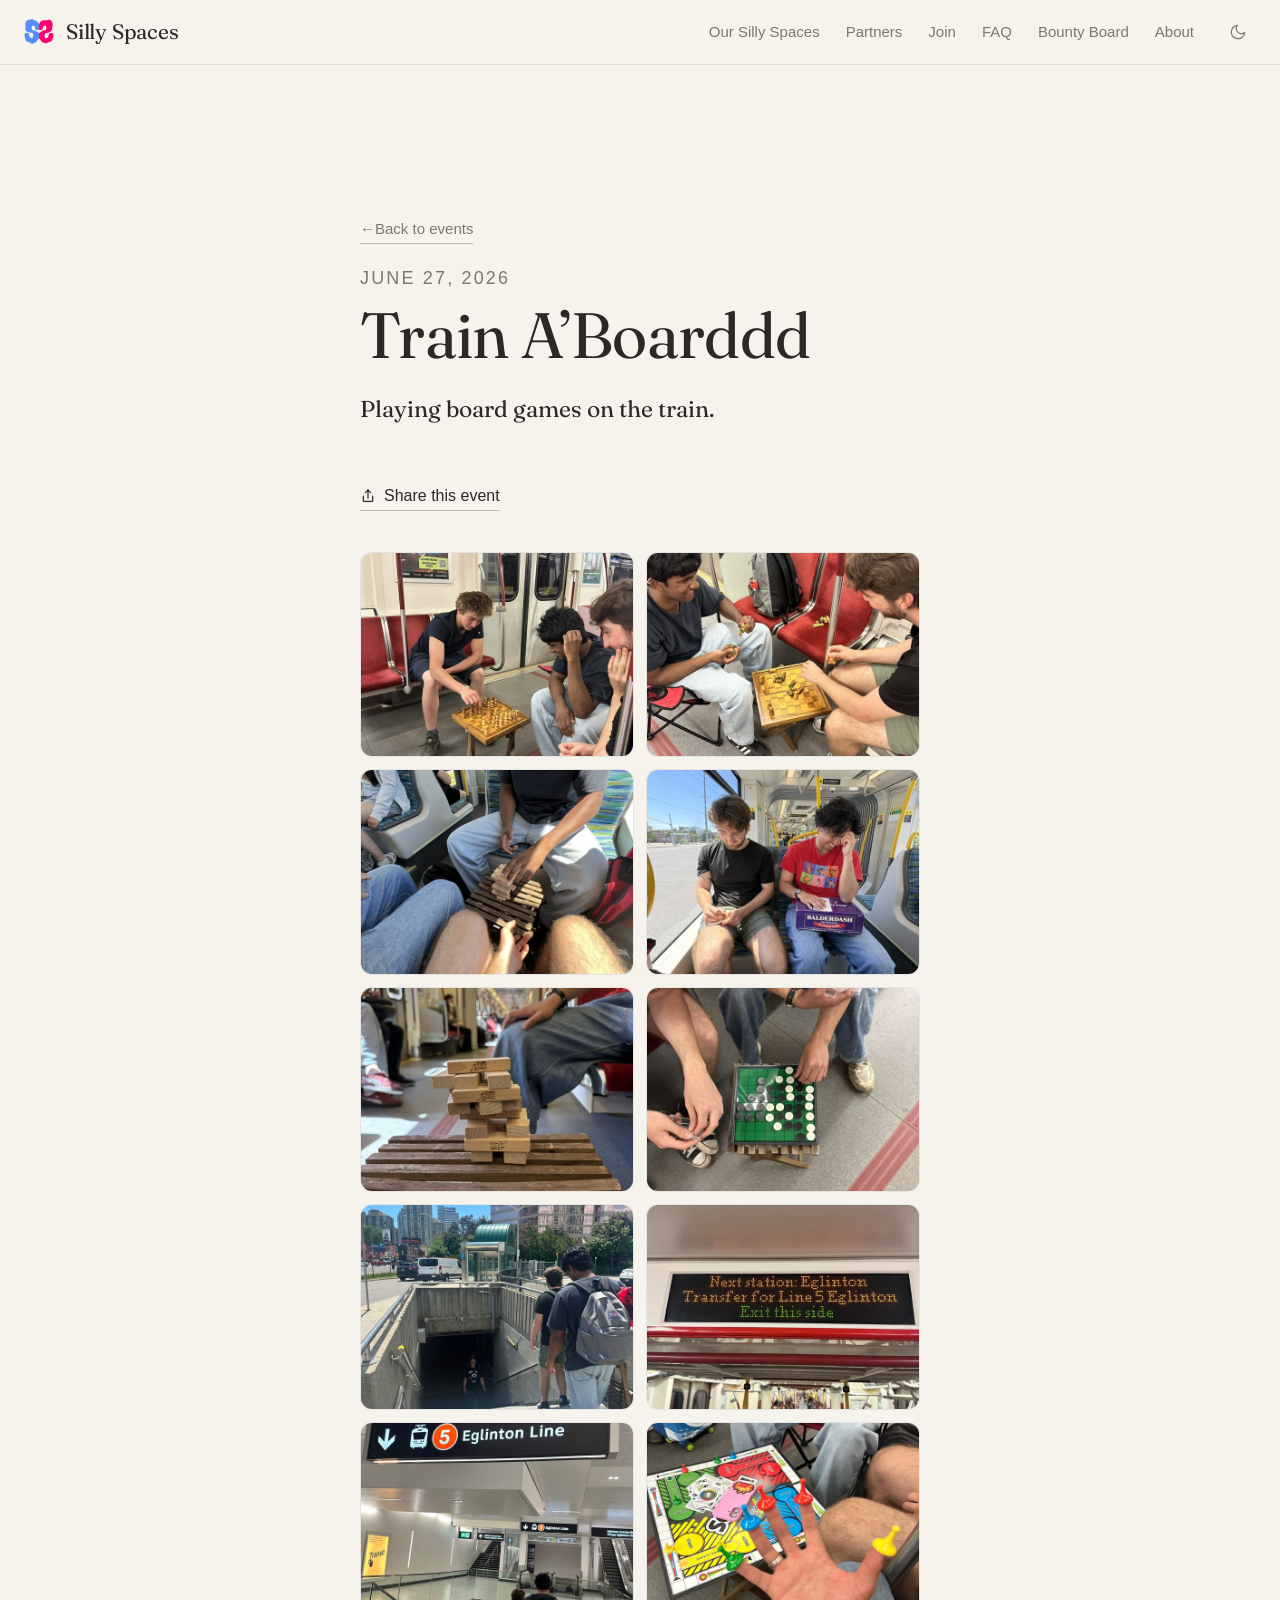
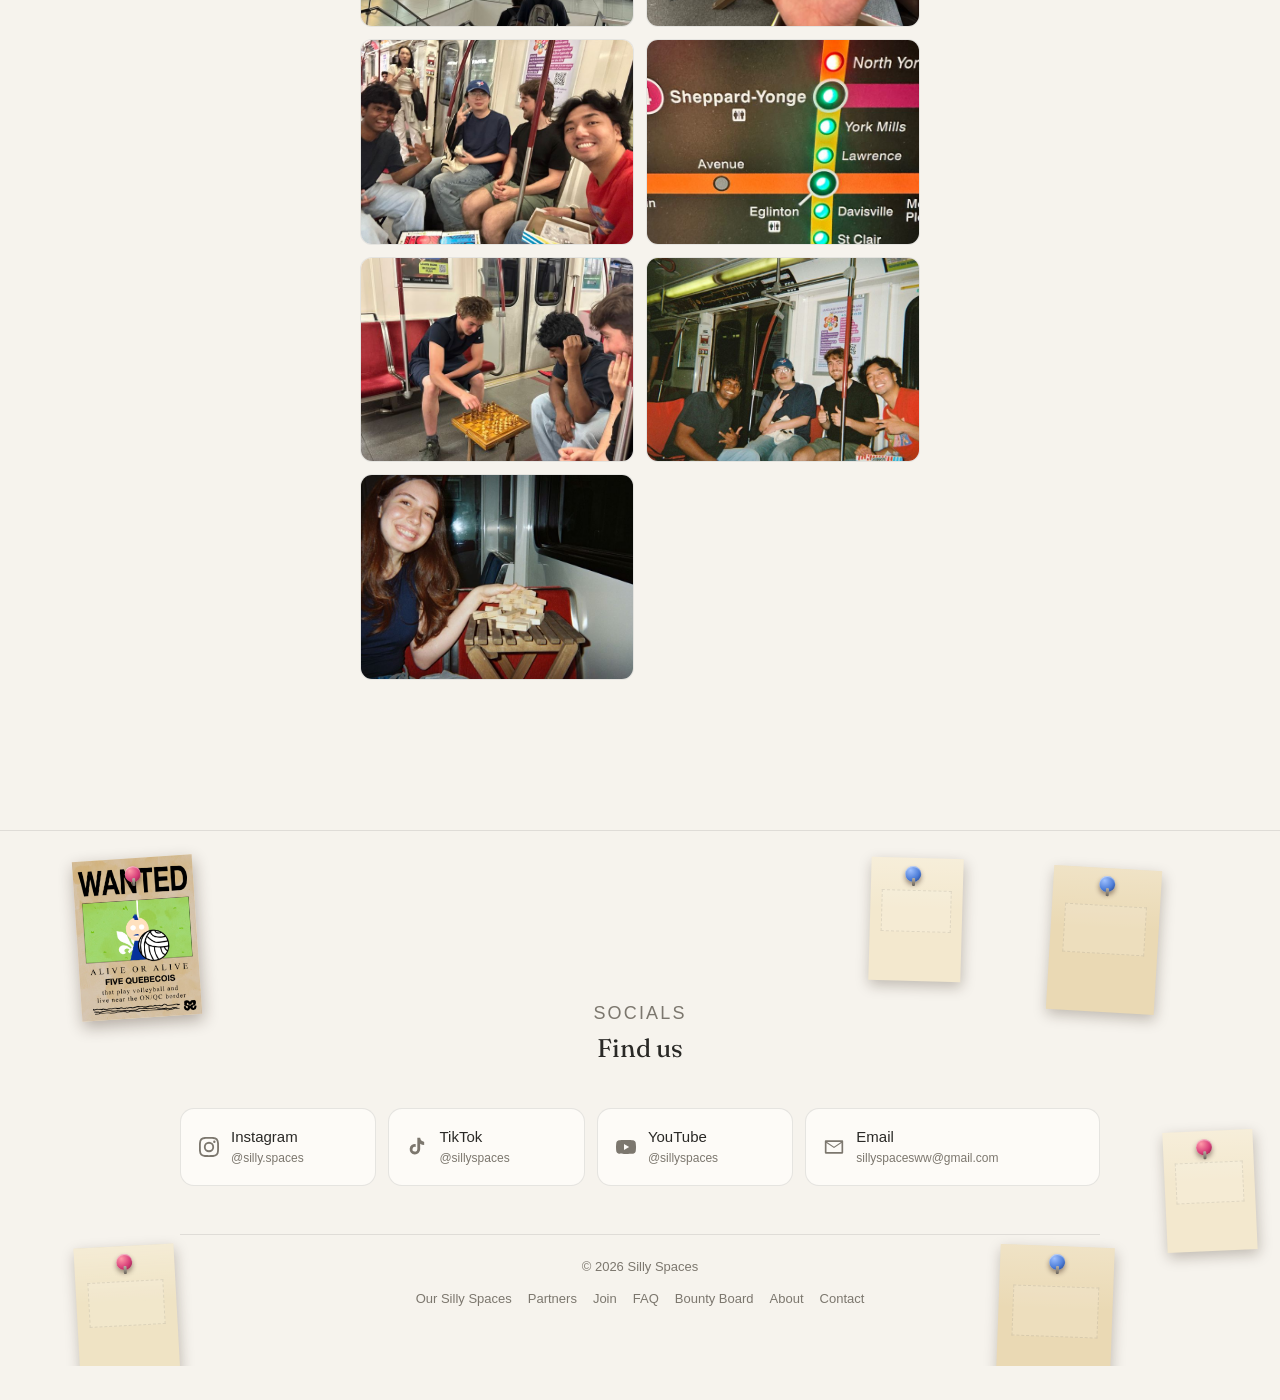
<file: events/2026-06-27-train-aboard.html>
<!DOCTYPE html>
<html lang="en-CA">
<head>
  <title>Train A’Boarddd · Silly Spaces</title>
  <meta name="description" content="Train A’Boarddd, June 27, 2026. A Silly Spaces event.">
  <link rel="canonical" href="https://sillyspaces.com/events/2026-06-27-train-aboard.html">
  <meta property="og:title" content="Train A’Boarddd · Silly Spaces">
  <meta property="og:url" content="https://sillyspaces.com/events/2026-06-27-train-aboard.html">
  <meta name="twitter:title" content="Train A’Boarddd · Silly Spaces">
  <meta charset="UTF-8">
  <meta name="viewport" content="width=device-width, initial-scale=1, viewport-fit=cover">
  <meta name="theme-color" content="#ffffff" media="(prefers-color-scheme: light)">
  <meta name="theme-color" content="#000000" media="(prefers-color-scheme: dark)">
  <meta property="og:type" content="website">
  <meta property="og:site_name" content="Silly Spaces">
  <meta property="og:description" content="Invisible strings made visible.">
  <meta property="og:image" content="https://sillyspaces.com/assets/og.png">
  <meta property="og:image:width" content="1200">
  <meta property="og:image:height" content="630">
  <meta property="og:image:alt" content="Silly Spaces logo">
  <meta name="twitter:card" content="summary_large_image">
  <meta name="twitter:image" content="https://sillyspaces.com/assets/og.png">
  <link rel="icon" href="/assets/logo.svg" type="image/svg+xml">
  <link rel="icon" href="/assets/icon-512.png" type="image/png" sizes="512x512">
  <link rel="apple-touch-icon" href="/assets/apple-touch-icon.png">
  <script>
    // Apply the saved theme before first paint so the page never flashes white in dark mode.
    try { var t = localStorage.getItem("ss-theme"); if (t) document.documentElement.setAttribute("data-theme", t); } catch (e) {}
  </script>
  <link rel="preconnect" href="https://fonts.googleapis.com">
  <link rel="preconnect" href="https://fonts.gstatic.com" crossorigin>
  <link rel="stylesheet" href="https://fonts.googleapis.com/css2?family=Fraunces:opsz,wght@9..144,400;9..144,500&display=optional">
  <link rel="stylesheet" href="/css/style.css?v=087872d6">
</head>
<body>
<a class="skip" href="#main">Skip to content</a>

<header class="nav">
  <div class="wrap">
    <a class="brand" href="/" aria-label="Silly Spaces home"><img src="/assets/logo.svg" alt="" width="30" height="25" decoding="async"> Silly Spaces</a>
    <ul class="nav-links" id="nav-links">
      <li><a href="/#events">Our Silly Spaces</a></li>
      <li><a href="/#partners">Partners</a></li>
      <li><a href="/#join">Join</a></li>
      <li><a href="/#faq">FAQ</a></li>
      <li><a href="/#bounty">Bounty Board</a></li>
      <li><a href="/about.html">About</a></li>
      <li class="nav-theme">
        <button class="theme-toggle" type="button" aria-label="Switch to dark mode">
          <svg class="moon" viewBox="0 0 24 24" aria-hidden="true"><path d="M21 12.8A9 9 0 1 1 11.2 3a7 7 0 0 0 9.8 9.8z"/></svg>
          <svg class="sun" viewBox="0 0 24 24" aria-hidden="true"><circle cx="12" cy="12" r="4"/><path d="M12 2v2M12 20v2M4.9 4.9l1.4 1.4M17.7 17.7l1.4 1.4M2 12h2M20 12h2M4.9 19.1l1.4-1.4M17.7 6.3l1.4-1.4"/></svg>
        </button>
      </li>
    </ul>
    <button class="menu-btn" type="button" aria-label="Open menu" aria-expanded="false" aria-controls="nav-links"><span></span><span></span><span></span></button>
  </div>
</header>

<main id="main">
  <section class="section event-page">
    <div class="wrap">
      <div class="prose">
        <a class="back-link reveal" href="/#events">Back to events</a>
        <p class="eyebrow reveal">June 27, 2026</p>
        <h1 class="reveal">Train A’Boarddd</h1>
        <div class="reveal" data-delay="1">
        <p class="lede">Playing board games on the train.</p>
        </div>
        <button class="share-btn reveal" type="button" data-delay="1" data-share-title="Train A’Boarddd · Silly Spaces" data-share-url="https://sillyspaces.com/events/2026-06-27-train-aboard.html"><svg width="16" height="16" viewBox="0 0 24 24" fill="none" stroke="currentColor" stroke-width="1.8" stroke-linecap="round" stroke-linejoin="round" aria-hidden="true"><path d="M12 3v12"/><path d="M8 7l4-4 4 4"/><path d="M5 12v7a1 1 0 0 0 1 1h12a1 1 0 0 0 1-1v-7"/></svg><span>Share this event</span></button>
      </div>
      <div class="photo-grid reveal" data-delay="2">
        <button class="photo" type="button" data-index="0" data-src="/assets/photos/2026-06-27-train-aboard/00-chess.jpg"><img src="/assets/photos/2026-06-27-train-aboard/thumbs/00-chess.jpg" alt="" loading="lazy" decoding="async"></button>
        <button class="photo" type="button" data-index="1" data-src="/assets/photos/2026-06-27-train-aboard/01-chess.jpg"><img src="/assets/photos/2026-06-27-train-aboard/thumbs/01-chess.jpg" alt="" loading="lazy" decoding="async"></button>
        <button class="photo" type="button" data-index="2" data-src="/assets/photos/2026-06-27-train-aboard/02-jenga.jpg"><img src="/assets/photos/2026-06-27-train-aboard/thumbs/02-jenga.jpg" alt="" loading="lazy" decoding="async"></button>
        <button class="photo" type="button" data-index="3" data-src="/assets/photos/2026-06-27-train-aboard/03-balderdash.jpg"><img src="/assets/photos/2026-06-27-train-aboard/thumbs/03-balderdash.jpg" alt="" loading="lazy" decoding="async"></button>
        <button class="photo" type="button" data-index="4" data-src="/assets/photos/2026-06-27-train-aboard/04-tower.jpg"><img src="/assets/photos/2026-06-27-train-aboard/thumbs/04-tower.jpg" alt="" loading="lazy" decoding="async"></button>
        <button class="photo" type="button" data-index="5" data-src="/assets/photos/2026-06-27-train-aboard/05-othello.jpg"><img src="/assets/photos/2026-06-27-train-aboard/thumbs/05-othello.jpg" alt="" loading="lazy" decoding="async"></button>
        <button class="photo" type="button" data-index="6" data-src="/assets/photos/2026-06-27-train-aboard/06-stairs.jpg"><img src="/assets/photos/2026-06-27-train-aboard/thumbs/06-stairs.jpg" alt="" loading="lazy" decoding="async"></button>
        <button class="photo" type="button" data-index="7" data-src="/assets/photos/2026-06-27-train-aboard/07-sign.jpg"><img src="/assets/photos/2026-06-27-train-aboard/thumbs/07-sign.jpg" alt="" loading="lazy" decoding="async"></button>
        <button class="photo" type="button" data-index="8" data-src="/assets/photos/2026-06-27-train-aboard/08-eglinton.jpg"><img src="/assets/photos/2026-06-27-train-aboard/thumbs/08-eglinton.jpg" alt="" loading="lazy" decoding="async"></button>
        <button class="photo" type="button" data-index="9" data-src="/assets/photos/2026-06-27-train-aboard/09-sorry.jpg"><img src="/assets/photos/2026-06-27-train-aboard/thumbs/09-sorry.jpg" alt="" loading="lazy" decoding="async"></button>
        <button class="photo" type="button" data-index="10" data-src="/assets/photos/2026-06-27-train-aboard/10-group.jpg"><img src="/assets/photos/2026-06-27-train-aboard/thumbs/10-group.jpg" alt="" loading="lazy" decoding="async"></button>
        <button class="photo" type="button" data-index="11" data-src="/assets/photos/2026-06-27-train-aboard/11-map.jpg"><img src="/assets/photos/2026-06-27-train-aboard/thumbs/11-map.jpg" alt="" loading="lazy" decoding="async"></button>
        <button class="photo" type="button" data-index="12" data-src="/assets/photos/2026-06-27-train-aboard/12-chess.jpg"><img src="/assets/photos/2026-06-27-train-aboard/thumbs/12-chess.jpg" alt="" loading="lazy" decoding="async"></button>
        <button class="photo" type="button" data-index="13" data-src="/assets/photos/2026-06-27-train-aboard/13-group-seats.jpg"><img src="/assets/photos/2026-06-27-train-aboard/thumbs/13-group-seats.jpg" alt="" loading="lazy" decoding="async"></button>
        <button class="photo" type="button" data-index="14" data-src="/assets/photos/2026-06-27-train-aboard/14-jenga-smile.jpg"><img src="/assets/photos/2026-06-27-train-aboard/thumbs/14-jenga-smile.jpg" alt="" loading="lazy" decoding="async"></button>
      </div>
    </div>
  </section>

  <dialog class="lightbox" id="lightbox" aria-label="Train A’Boarddd photos">
    <div class="lb-inner">
      <div class="lb-photos">
        <button class="lb-arrow prev" type="button" aria-label="Previous photo">&#8249;</button>
        <button class="lb-arrow next" type="button" aria-label="Next photo">&#8250;</button>
      </div>
      <div class="lb-dots"></div>
      <button class="lb-close" type="button" aria-label="Close">&times;</button>
    </div>
  </dialog>
</main>

<footer class="socials" id="contact">
    <div class="bounty-pins" id="bounty">
        <!-- bounties:start -->
        <article class="bounty" style="--x:6%;--y:5%;--tilt:-3.8deg">
          <button type="button" class="bounty-flier" data-src="/assets/bounties/five-quebecois/poster.jpg" data-mail="mailto:sillyspacesww@gmail.com?subject=Bounty%3A%20Five%20Quebecois&body=I%20can%20help%20and%20now%20you%20owe%20me%20a%20reasonable%20favour%20%3A%29%0A%0ABounty%3A%20Five%20Quebecois" aria-label="Open bounty: Five Quebecois">
            <span class="pin" aria-hidden="true"></span>
            <img src="/assets/bounties/five-quebecois/poster.jpg" alt="Five Quebecois — that play volleyball and live near the ON/QC border">
          </button>
        </article>
        <!-- bounties:end -->
        <article class="bounty bounty-blank" style="--x:82%;--y:7%;--tilt:3.4deg;--w:108px" aria-hidden="true"><div class="sheet"><span class="pin"></span></div></article>
        <article class="bounty bounty-blank" style="--x:91%;--y:56%;--tilt:-2.6deg;--w:90px" aria-hidden="true"><div class="sheet"><span class="pin"></span></div></article>
        <article class="bounty bounty-blank" style="--x:78%;--y:78%;--tilt:2.1deg;--w:114px" aria-hidden="true"><div class="sheet"><span class="pin"></span></div></article>
        <article class="bounty bounty-blank" style="--x:6%;--y:78%;--tilt:-3.1deg;--w:100px" aria-hidden="true"><div class="sheet"><span class="pin"></span></div></article>
        <article class="bounty bounty-blank" style="--x:68%;--y:5%;--tilt:1.6deg;--w:92px" aria-hidden="true"><div class="sheet"><span class="pin"></span></div></article>
    </div>
  <div class="wrap">
    <div class="section-head reveal">
      <p class="eyebrow">Socials</p>
      <h2>Find us</h2>
    </div>
    <div class="social-grid reveal">
      <a class="social" href="https://instagram.com/silly.spaces" target="_blank" rel="noopener">
        <svg viewBox="0 0 24 24" aria-hidden="true"><path d="M12 2.2c3.2 0 3.6 0 4.8.1 3.3.1 4.8 1.7 4.9 4.9.1 1.3.1 1.6.1 4.8s0 3.6-.1 4.8c-.1 3.2-1.7 4.8-4.9 4.9-1.3.1-1.6.1-4.8.1s-3.6 0-4.8-.1c-3.3-.1-4.8-1.7-4.9-4.9C2.2 15.6 2.2 15.2 2.2 12s0-3.6.1-4.8C2.4 3.9 4 2.4 7.2 2.3 8.4 2.2 8.8 2.2 12 2.2zM12 0C8.7 0 8.3 0 7.1.1 2.7.3.3 2.7.1 7.1 0 8.3 0 8.7 0 12s0 3.7.1 4.9c.2 4.4 2.6 6.8 7 7 1.2.1 1.6.1 4.9.1s3.7 0 4.9-.1c4.4-.2 6.8-2.6 7-7 .1-1.2.1-1.6.1-4.9s0-3.7-.1-4.9c-.2-4.4-2.6-6.8-7-7C15.7 0 15.3 0 12 0zm0 5.8a6.2 6.2 0 1 0 0 12.4 6.2 6.2 0 0 0 0-12.4zM12 16a4 4 0 1 1 0-8 4 4 0 0 1 0 8zm6.4-11.8a1.4 1.4 0 1 0 0 2.9 1.4 1.4 0 0 0 0-2.9z"/></svg>
        <span>Instagram<small>@silly.spaces</small></span>
      </a>
      <a class="social" href="https://tiktok.com/@sillyspaces" target="_blank" rel="noopener">
        <svg viewBox="0 0 24 24" aria-hidden="true"><path d="M19.6 5.3a4.8 4.8 0 0 1-3.8-4.3V1h-3.4v13.7a2.9 2.9 0 1 1-2-2.8V8.4a6.3 6.3 0 1 0 5.4 6.2V8a8.2 8.2 0 0 0 4.8 1.5V6.1a4.8 4.8 0 0 1-1-.8z"/></svg>
        <span>TikTok<small>@sillyspaces</small></span>
      </a>
      <a class="social" href="https://youtube.com/@sillyspaces" target="_blank" rel="noopener">
        <svg viewBox="0 0 24 24" aria-hidden="true"><path d="M23.5 6.2a3 3 0 0 0-2.1-2.1C19.5 3.6 12 3.6 12 3.6s-7.5 0-9.4.5A3 3 0 0 0 .5 6.2 31 31 0 0 0 0 12a31 31 0 0 0 .5 5.8 3 3 0 0 0 2.1 2.1c1.9.5 9.4.5 9.4.5s7.5 0 9.4-.5a3 3 0 0 0 2.1-2.1A31 31 0 0 0 24 12a31 31 0 0 0-.5-5.8zM9.6 15.6V8.4l6.2 3.6-6.2 3.6z"/></svg>
        <span>YouTube<small>@sillyspaces</small></span>
      </a>
      <a class="social mail" href="mailto:sillyspacesww@gmail.com">
        <svg viewBox="0 0 24 24" aria-hidden="true"><path d="M2 4h20a1 1 0 0 1 1 1v14a1 1 0 0 1-1 1H2a1 1 0 0 1-1-1V5a1 1 0 0 1 1-1zm1 3.2V18h18V7.2l-9 6-9-6zM3.6 6l8.4 5.6L20.4 6H3.6z"/></svg>
        <span>Email<small>sillyspacesww@gmail.com</small></span>
      </a>
    </div>
    <div class="footer">
      <span>&copy; 2026 Silly Spaces</span>
      <ul>
        <li><a href="/#events">Our Silly Spaces</a></li>
        <li><a href="/#partners">Partners</a></li>
        <li><a href="/#join">Join</a></li>
        <li><a href="/#faq">FAQ</a></li>
        <li><a href="/#bounty">Bounty Board</a></li>
        <li><a href="/about.html">About</a></li>
        <li><a href="/#contact">Contact</a></li>
      </ul>
    </div>
  </div>
  <dialog class="bounty-zoom" id="bounty-zoom" aria-label="Bounty">
    <img alt="">
    <div class="bounty-zoom-bar">
      <a class="btn btn-primary bounty-zoom-help" tabindex="-1">I can help!!!</a>
    </div>
    <button class="bounty-zoom-close" type="button" aria-label="Close">&times;</button>
  </dialog>
</footer>

<script src="/js/main.js?v=6aba75e0"></script>
</body>
</html>
</file>
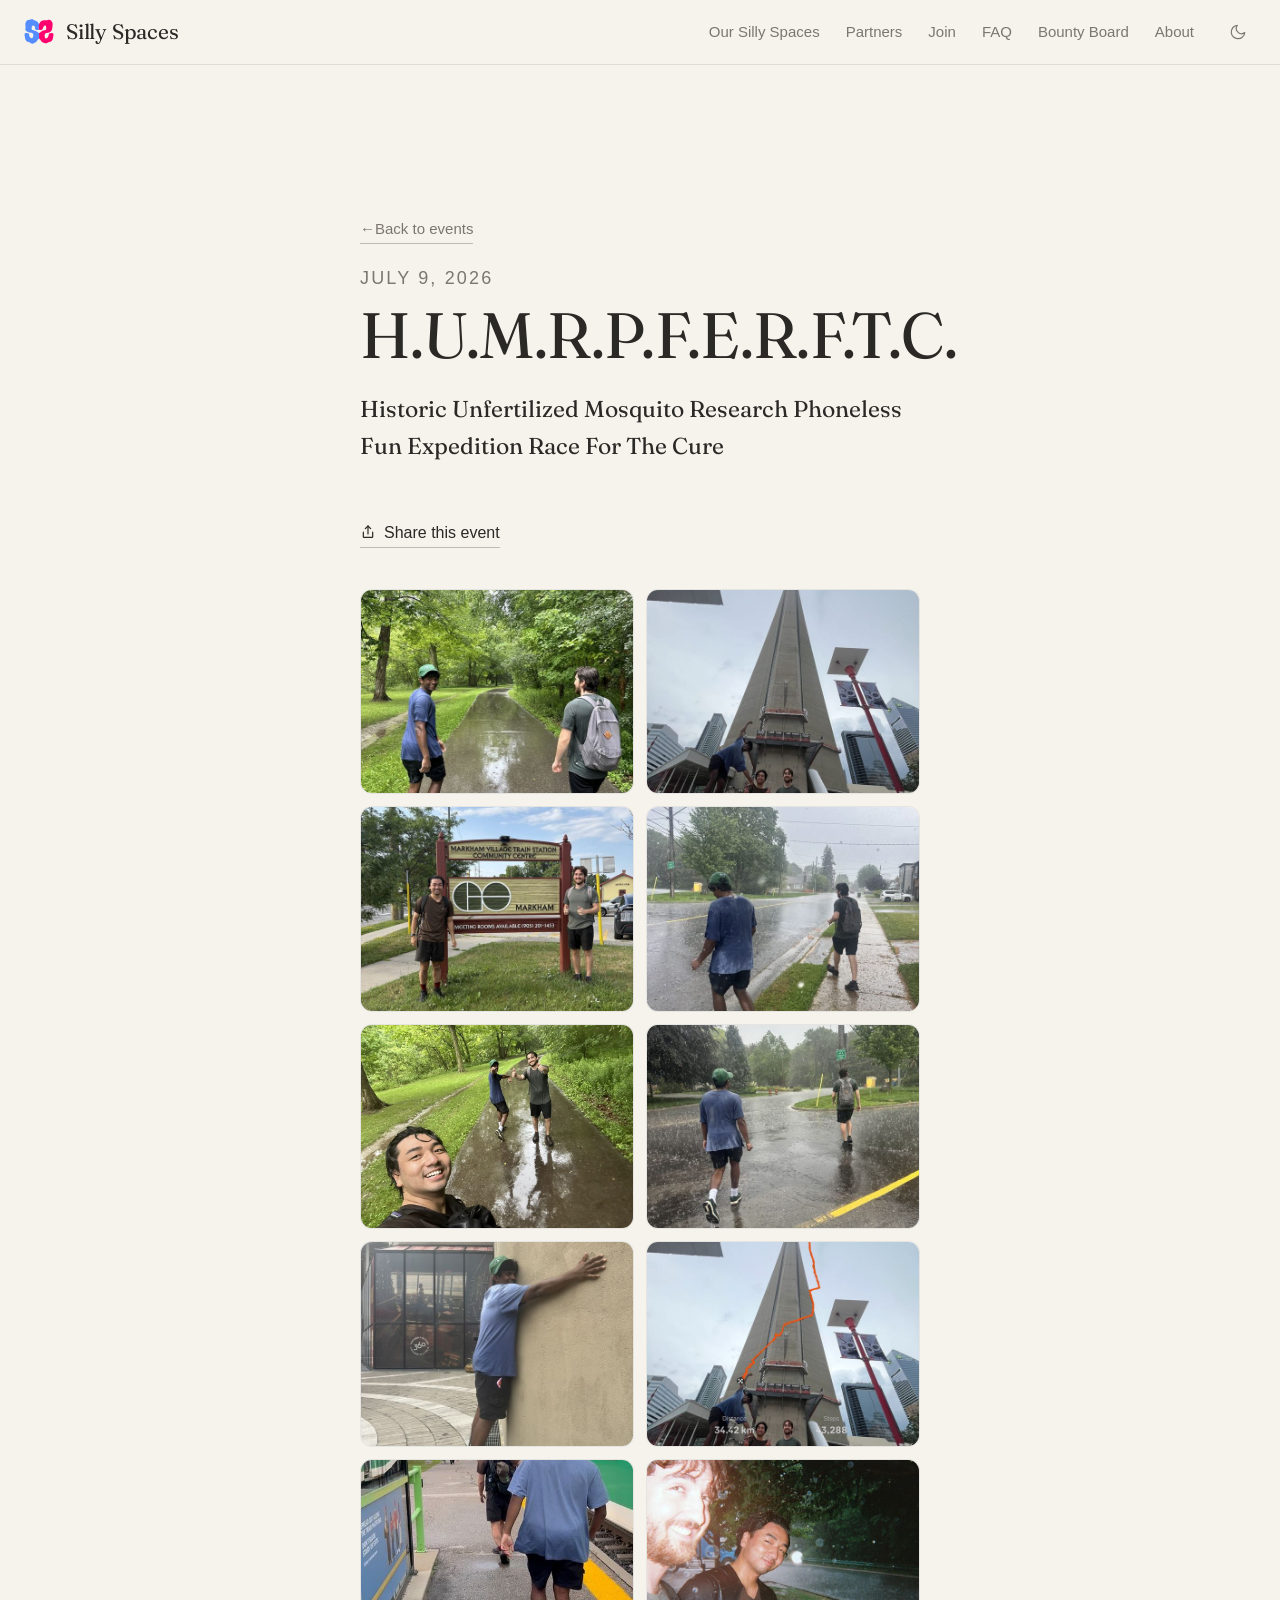
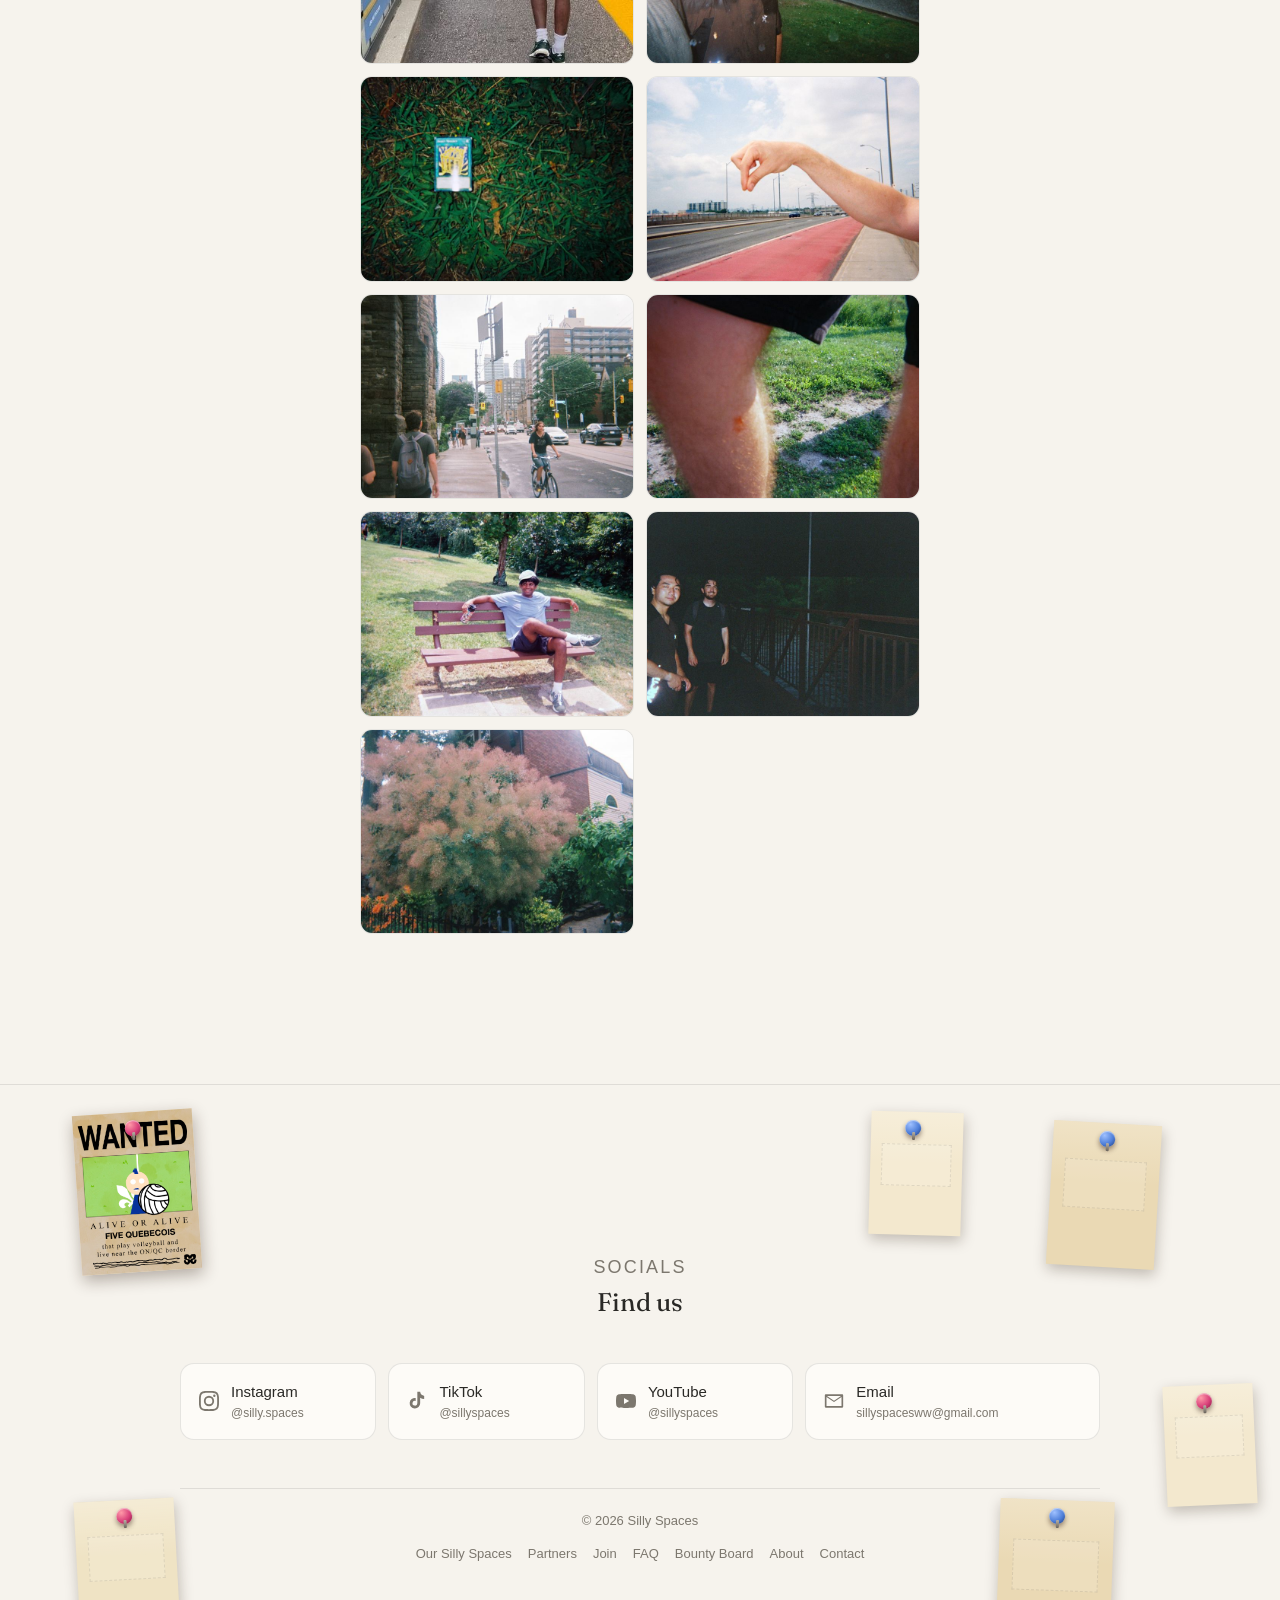
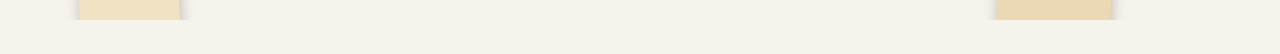
<file: events/2026-07-09-humrpferftc.html>
<!DOCTYPE html>
<html lang="en-CA">
<head>
  <title>H.U.M.R.P.F.E.R.F.T.C. · Silly Spaces</title>
  <meta name="description" content="H.U.M.R.P.F.E.R.F.T.C., July 9, 2026. A Silly Spaces event.">
  <link rel="canonical" href="https://sillyspaces.com/events/2026-07-09-humrpferftc.html">
  <meta property="og:title" content="H.U.M.R.P.F.E.R.F.T.C. · Silly Spaces">
  <meta property="og:url" content="https://sillyspaces.com/events/2026-07-09-humrpferftc.html">
  <meta name="twitter:title" content="H.U.M.R.P.F.E.R.F.T.C. · Silly Spaces">
  <meta charset="UTF-8">
  <meta name="viewport" content="width=device-width, initial-scale=1, viewport-fit=cover">
  <meta name="theme-color" content="#ffffff" media="(prefers-color-scheme: light)">
  <meta name="theme-color" content="#000000" media="(prefers-color-scheme: dark)">
  <meta property="og:type" content="website">
  <meta property="og:site_name" content="Silly Spaces">
  <meta property="og:description" content="Invisible strings made visible.">
  <meta property="og:image" content="https://sillyspaces.com/assets/og.png">
  <meta property="og:image:width" content="1200">
  <meta property="og:image:height" content="630">
  <meta property="og:image:alt" content="Silly Spaces logo">
  <meta name="twitter:card" content="summary_large_image">
  <meta name="twitter:image" content="https://sillyspaces.com/assets/og.png">
  <link rel="icon" href="/assets/logo.svg" type="image/svg+xml">
  <link rel="icon" href="/assets/icon-512.png" type="image/png" sizes="512x512">
  <link rel="apple-touch-icon" href="/assets/apple-touch-icon.png">
  <script>
    // Apply the saved theme before first paint so the page never flashes white in dark mode.
    try { var t = localStorage.getItem("ss-theme"); if (t) document.documentElement.setAttribute("data-theme", t); } catch (e) {}
  </script>
  <link rel="preconnect" href="https://fonts.googleapis.com">
  <link rel="preconnect" href="https://fonts.gstatic.com" crossorigin>
  <link rel="stylesheet" href="https://fonts.googleapis.com/css2?family=Fraunces:opsz,wght@9..144,400;9..144,500&display=optional">
  <link rel="stylesheet" href="/css/style.css?v=087872d6">
</head>
<body>
<a class="skip" href="#main">Skip to content</a>

<header class="nav">
  <div class="wrap">
    <a class="brand" href="/" aria-label="Silly Spaces home"><img src="/assets/logo.svg" alt="" width="30" height="25" decoding="async"> Silly Spaces</a>
    <ul class="nav-links" id="nav-links">
      <li><a href="/#events">Our Silly Spaces</a></li>
      <li><a href="/#partners">Partners</a></li>
      <li><a href="/#join">Join</a></li>
      <li><a href="/#faq">FAQ</a></li>
      <li><a href="/#bounty">Bounty Board</a></li>
      <li><a href="/about.html">About</a></li>
      <li class="nav-theme">
        <button class="theme-toggle" type="button" aria-label="Switch to dark mode">
          <svg class="moon" viewBox="0 0 24 24" aria-hidden="true"><path d="M21 12.8A9 9 0 1 1 11.2 3a7 7 0 0 0 9.8 9.8z"/></svg>
          <svg class="sun" viewBox="0 0 24 24" aria-hidden="true"><circle cx="12" cy="12" r="4"/><path d="M12 2v2M12 20v2M4.9 4.9l1.4 1.4M17.7 17.7l1.4 1.4M2 12h2M20 12h2M4.9 19.1l1.4-1.4M17.7 6.3l1.4-1.4"/></svg>
        </button>
      </li>
    </ul>
    <button class="menu-btn" type="button" aria-label="Open menu" aria-expanded="false" aria-controls="nav-links"><span></span><span></span><span></span></button>
  </div>
</header>

<main id="main">
  <section class="section event-page">
    <div class="wrap">
      <div class="prose">
        <a class="back-link reveal" href="/#events">Back to events</a>
        <p class="eyebrow reveal">July 9, 2026</p>
        <h1 class="reveal">H.U.M.R.P.F.E.R.F.T.C.</h1>
        <div class="reveal" data-delay="1">
        <p class="lede">Historic Unfertilized Mosquito Research Phoneless Fun Expedition Race For The Cure</p>
        </div>
        <button class="share-btn reveal" type="button" data-delay="1" data-share-title="H.U.M.R.P.F.E.R.F.T.C. · Silly Spaces" data-share-url="https://sillyspaces.com/events/2026-07-09-humrpferftc.html"><svg width="16" height="16" viewBox="0 0 24 24" fill="none" stroke="currentColor" stroke-width="1.8" stroke-linecap="round" stroke-linejoin="round" aria-hidden="true"><path d="M12 3v12"/><path d="M8 7l4-4 4 4"/><path d="M5 12v7a1 1 0 0 0 1 1h12a1 1 0 0 0 1-1v-7"/></svg><span>Share this event</span></button>
      </div>
      <div class="photo-grid reveal" data-delay="2">
        <button class="photo" type="button" data-index="0" data-src="/assets/photos/2026-07-09-humrpferftc/00-path.jpg"><img src="/assets/photos/2026-07-09-humrpferftc/thumbs/00-path.jpg" alt="" loading="lazy" decoding="async"></button>
        <button class="photo" type="button" data-index="1" data-src="/assets/photos/2026-07-09-humrpferftc/01-cn-tower.jpg"><img src="/assets/photos/2026-07-09-humrpferftc/thumbs/01-cn-tower.jpg" alt="" loading="lazy" decoding="async"></button>
        <button class="photo" type="button" data-index="2" data-src="/assets/photos/2026-07-09-humrpferftc/02-markham-station.jpg"><img src="/assets/photos/2026-07-09-humrpferftc/thumbs/02-markham-station.jpg" alt="" loading="lazy" decoding="async"></button>
        <button class="photo" type="button" data-index="3" data-src="/assets/photos/2026-07-09-humrpferftc/03-rain.jpg"><img src="/assets/photos/2026-07-09-humrpferftc/thumbs/03-rain.jpg" alt="" loading="lazy" decoding="async"></button>
        <button class="photo" type="button" data-index="4" data-src="/assets/photos/2026-07-09-humrpferftc/04-trail.jpg"><img src="/assets/photos/2026-07-09-humrpferftc/thumbs/04-trail.jpg" alt="" loading="lazy" decoding="async"></button>
        <button class="photo" type="button" data-index="5" data-src="/assets/photos/2026-07-09-humrpferftc/05-rain-road.jpg"><img src="/assets/photos/2026-07-09-humrpferftc/thumbs/05-rain-road.jpg" alt="" loading="lazy" decoding="async"></button>
        <button class="photo" type="button" data-index="6" data-src="/assets/photos/2026-07-09-humrpferftc/06-tower-wall.jpg"><img src="/assets/photos/2026-07-09-humrpferftc/thumbs/06-tower-wall.jpg" alt="" loading="lazy" decoding="async"></button>
        <button class="photo" type="button" data-index="7" data-src="/assets/photos/2026-07-09-humrpferftc/07-tower-stats.jpg"><img src="/assets/photos/2026-07-09-humrpferftc/thumbs/07-tower-stats.jpg" alt="" loading="lazy" decoding="async"></button>
        <button class="photo" type="button" data-index="8" data-src="/assets/photos/2026-07-09-humrpferftc/08-go-train.jpg"><img src="/assets/photos/2026-07-09-humrpferftc/thumbs/08-go-train.jpg" alt="" loading="lazy" decoding="async"></button>
        <button class="photo" type="button" data-index="9" data-src="/assets/photos/2026-07-09-humrpferftc/09-night-selfie.jpg"><img src="/assets/photos/2026-07-09-humrpferftc/thumbs/09-night-selfie.jpg" alt="" loading="lazy" decoding="async"></button>
        <button class="photo" type="button" data-index="10" data-src="/assets/photos/2026-07-09-humrpferftc/10-yugioh.jpg"><img src="/assets/photos/2026-07-09-humrpferftc/thumbs/10-yugioh.jpg" alt="" loading="lazy" decoding="async"></button>
        <button class="photo" type="button" data-index="11" data-src="/assets/photos/2026-07-09-humrpferftc/11-highway.jpg"><img src="/assets/photos/2026-07-09-humrpferftc/thumbs/11-highway.jpg" alt="" loading="lazy" decoding="async"></button>
        <button class="photo" type="button" data-index="12" data-src="/assets/photos/2026-07-09-humrpferftc/12-street.jpg"><img src="/assets/photos/2026-07-09-humrpferftc/thumbs/12-street.jpg" alt="" loading="lazy" decoding="async"></button>
        <button class="photo" type="button" data-index="13" data-src="/assets/photos/2026-07-09-humrpferftc/13-knee.jpg"><img src="/assets/photos/2026-07-09-humrpferftc/thumbs/13-knee.jpg" alt="" loading="lazy" decoding="async"></button>
        <button class="photo" type="button" data-index="14" data-src="/assets/photos/2026-07-09-humrpferftc/14-bench.jpg"><img src="/assets/photos/2026-07-09-humrpferftc/thumbs/14-bench.jpg" alt="" loading="lazy" decoding="async"></button>
        <button class="photo" type="button" data-index="15" data-src="/assets/photos/2026-07-09-humrpferftc/15-bridge.jpg"><img src="/assets/photos/2026-07-09-humrpferftc/thumbs/15-bridge.jpg" alt="" loading="lazy" decoding="async"></button>
        <button class="photo" type="button" data-index="16" data-src="/assets/photos/2026-07-09-humrpferftc/16-smoke-tree.jpg"><img src="/assets/photos/2026-07-09-humrpferftc/thumbs/16-smoke-tree.jpg" alt="" loading="lazy" decoding="async"></button>
      </div>
    </div>
  </section>

  <dialog class="lightbox" id="lightbox" aria-label="H.U.M.R.P.F.E.R.F.T.C. photos">
    <div class="lb-inner">
      <div class="lb-photos">
        <button class="lb-arrow prev" type="button" aria-label="Previous photo">&#8249;</button>
        <button class="lb-arrow next" type="button" aria-label="Next photo">&#8250;</button>
      </div>
      <div class="lb-dots"></div>
      <button class="lb-close" type="button" aria-label="Close">&times;</button>
    </div>
  </dialog>
</main>

<footer class="socials" id="contact">
    <div class="bounty-pins" id="bounty">
        <!-- bounties:start -->
        <article class="bounty" style="--x:6%;--y:5%;--tilt:-3.8deg">
          <button type="button" class="bounty-flier" data-src="/assets/bounties/five-quebecois/poster.jpg" data-mail="mailto:sillyspacesww@gmail.com?subject=Bounty%3A%20Five%20Quebecois&body=I%20can%20help%20and%20now%20you%20owe%20me%20a%20reasonable%20favour%20%3A%29%0A%0ABounty%3A%20Five%20Quebecois" aria-label="Open bounty: Five Quebecois">
            <span class="pin" aria-hidden="true"></span>
            <img src="/assets/bounties/five-quebecois/poster.jpg" alt="Five Quebecois — that play volleyball and live near the ON/QC border">
          </button>
        </article>
        <!-- bounties:end -->
        <article class="bounty bounty-blank" style="--x:82%;--y:7%;--tilt:3.4deg;--w:108px" aria-hidden="true"><div class="sheet"><span class="pin"></span></div></article>
        <article class="bounty bounty-blank" style="--x:91%;--y:56%;--tilt:-2.6deg;--w:90px" aria-hidden="true"><div class="sheet"><span class="pin"></span></div></article>
        <article class="bounty bounty-blank" style="--x:78%;--y:78%;--tilt:2.1deg;--w:114px" aria-hidden="true"><div class="sheet"><span class="pin"></span></div></article>
        <article class="bounty bounty-blank" style="--x:6%;--y:78%;--tilt:-3.1deg;--w:100px" aria-hidden="true"><div class="sheet"><span class="pin"></span></div></article>
        <article class="bounty bounty-blank" style="--x:68%;--y:5%;--tilt:1.6deg;--w:92px" aria-hidden="true"><div class="sheet"><span class="pin"></span></div></article>
    </div>
  <div class="wrap">
    <div class="section-head reveal">
      <p class="eyebrow">Socials</p>
      <h2>Find us</h2>
    </div>
    <div class="social-grid reveal">
      <a class="social" href="https://instagram.com/silly.spaces" target="_blank" rel="noopener">
        <svg viewBox="0 0 24 24" aria-hidden="true"><path d="M12 2.2c3.2 0 3.6 0 4.8.1 3.3.1 4.8 1.7 4.9 4.9.1 1.3.1 1.6.1 4.8s0 3.6-.1 4.8c-.1 3.2-1.7 4.8-4.9 4.9-1.3.1-1.6.1-4.8.1s-3.6 0-4.8-.1c-3.3-.1-4.8-1.7-4.9-4.9C2.2 15.6 2.2 15.2 2.2 12s0-3.6.1-4.8C2.4 3.9 4 2.4 7.2 2.3 8.4 2.2 8.8 2.2 12 2.2zM12 0C8.7 0 8.3 0 7.1.1 2.7.3.3 2.7.1 7.1 0 8.3 0 8.7 0 12s0 3.7.1 4.9c.2 4.4 2.6 6.8 7 7 1.2.1 1.6.1 4.9.1s3.7 0 4.9-.1c4.4-.2 6.8-2.6 7-7 .1-1.2.1-1.6.1-4.9s0-3.7-.1-4.9c-.2-4.4-2.6-6.8-7-7C15.7 0 15.3 0 12 0zm0 5.8a6.2 6.2 0 1 0 0 12.4 6.2 6.2 0 0 0 0-12.4zM12 16a4 4 0 1 1 0-8 4 4 0 0 1 0 8zm6.4-11.8a1.4 1.4 0 1 0 0 2.9 1.4 1.4 0 0 0 0-2.9z"/></svg>
        <span>Instagram<small>@silly.spaces</small></span>
      </a>
      <a class="social" href="https://tiktok.com/@sillyspaces" target="_blank" rel="noopener">
        <svg viewBox="0 0 24 24" aria-hidden="true"><path d="M19.6 5.3a4.8 4.8 0 0 1-3.8-4.3V1h-3.4v13.7a2.9 2.9 0 1 1-2-2.8V8.4a6.3 6.3 0 1 0 5.4 6.2V8a8.2 8.2 0 0 0 4.8 1.5V6.1a4.8 4.8 0 0 1-1-.8z"/></svg>
        <span>TikTok<small>@sillyspaces</small></span>
      </a>
      <a class="social" href="https://youtube.com/@sillyspaces" target="_blank" rel="noopener">
        <svg viewBox="0 0 24 24" aria-hidden="true"><path d="M23.5 6.2a3 3 0 0 0-2.1-2.1C19.5 3.6 12 3.6 12 3.6s-7.5 0-9.4.5A3 3 0 0 0 .5 6.2 31 31 0 0 0 0 12a31 31 0 0 0 .5 5.8 3 3 0 0 0 2.1 2.1c1.9.5 9.4.5 9.4.5s7.5 0 9.4-.5a3 3 0 0 0 2.1-2.1A31 31 0 0 0 24 12a31 31 0 0 0-.5-5.8zM9.6 15.6V8.4l6.2 3.6-6.2 3.6z"/></svg>
        <span>YouTube<small>@sillyspaces</small></span>
      </a>
      <a class="social mail" href="mailto:sillyspacesww@gmail.com">
        <svg viewBox="0 0 24 24" aria-hidden="true"><path d="M2 4h20a1 1 0 0 1 1 1v14a1 1 0 0 1-1 1H2a1 1 0 0 1-1-1V5a1 1 0 0 1 1-1zm1 3.2V18h18V7.2l-9 6-9-6zM3.6 6l8.4 5.6L20.4 6H3.6z"/></svg>
        <span>Email<small>sillyspacesww@gmail.com</small></span>
      </a>
    </div>
    <div class="footer">
      <span>&copy; 2026 Silly Spaces</span>
      <ul>
        <li><a href="/#events">Our Silly Spaces</a></li>
        <li><a href="/#partners">Partners</a></li>
        <li><a href="/#join">Join</a></li>
        <li><a href="/#faq">FAQ</a></li>
        <li><a href="/#bounty">Bounty Board</a></li>
        <li><a href="/about.html">About</a></li>
        <li><a href="/#contact">Contact</a></li>
      </ul>
    </div>
  </div>
  <dialog class="bounty-zoom" id="bounty-zoom" aria-label="Bounty">
    <img alt="">
    <div class="bounty-zoom-bar">
      <a class="btn btn-primary bounty-zoom-help" tabindex="-1">I can help!!!</a>
    </div>
    <button class="bounty-zoom-close" type="button" aria-label="Close">&times;</button>
  </dialog>
</footer>

<script src="/js/main.js?v=6aba75e0"></script>
</body>
</html>
</file>
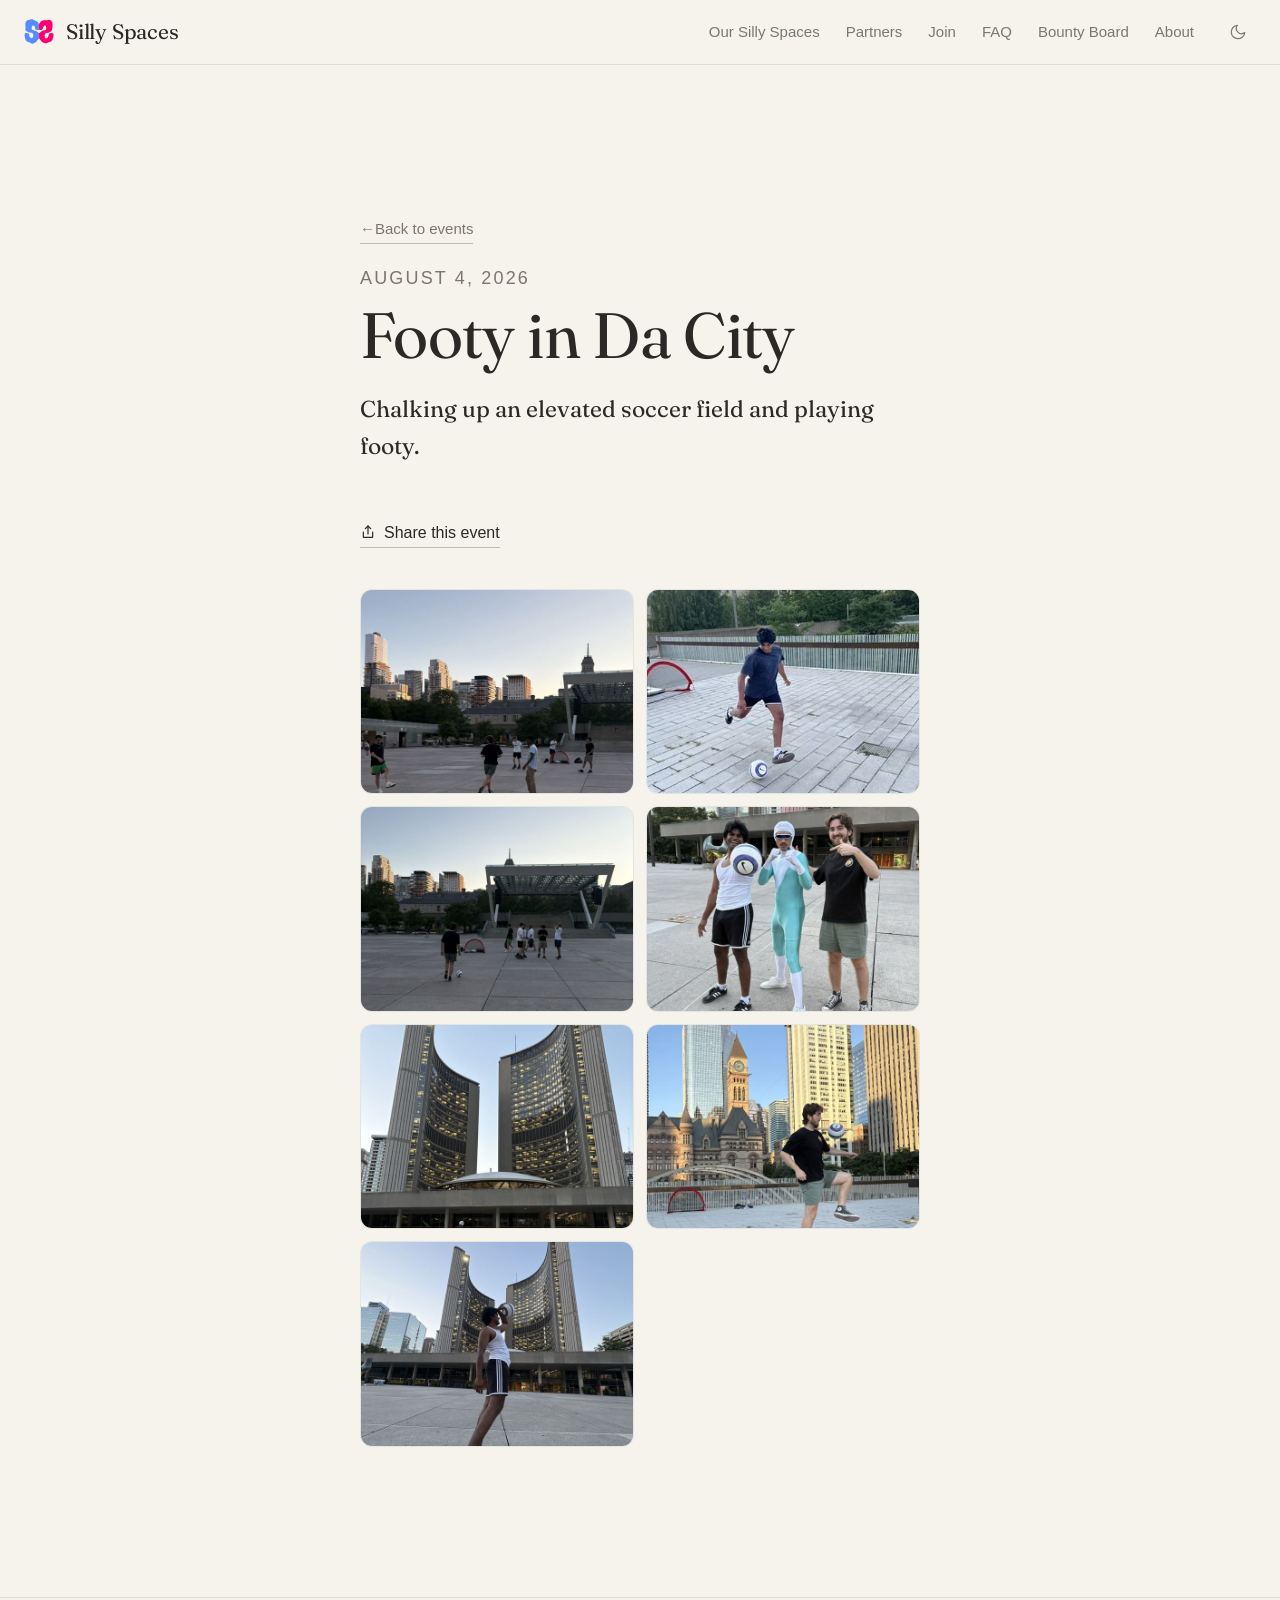
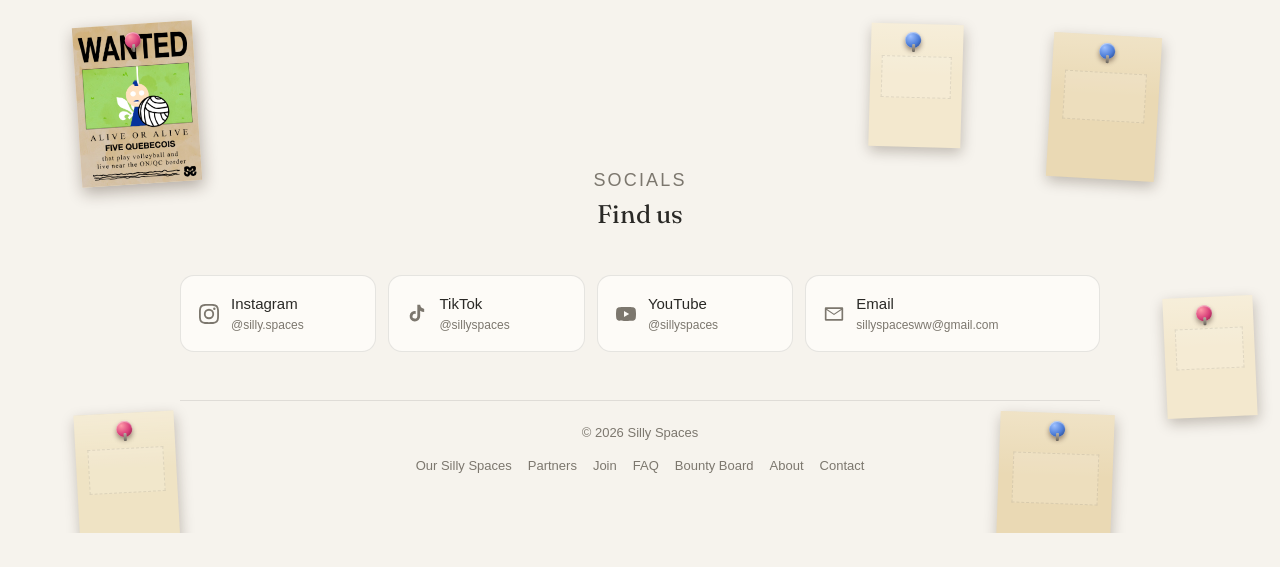
<file: events/2026-08-04-footy.html>
<!DOCTYPE html>
<html lang="en-CA">
<head>
  <title>Footy in Da City · Silly Spaces</title>
  <meta name="description" content="Footy in Da City, August 4, 2026. A Silly Spaces event.">
  <link rel="canonical" href="https://sillyspaces.com/events/2026-08-04-footy.html">
  <meta property="og:title" content="Footy in Da City · Silly Spaces">
  <meta property="og:url" content="https://sillyspaces.com/events/2026-08-04-footy.html">
  <meta name="twitter:title" content="Footy in Da City · Silly Spaces">
  <meta charset="UTF-8">
  <meta name="viewport" content="width=device-width, initial-scale=1, viewport-fit=cover">
  <meta name="theme-color" content="#ffffff" media="(prefers-color-scheme: light)">
  <meta name="theme-color" content="#000000" media="(prefers-color-scheme: dark)">
  <meta property="og:type" content="website">
  <meta property="og:site_name" content="Silly Spaces">
  <meta property="og:description" content="Invisible strings made visible.">
  <meta property="og:image" content="https://sillyspaces.com/assets/og.png">
  <meta property="og:image:width" content="1200">
  <meta property="og:image:height" content="630">
  <meta property="og:image:alt" content="Silly Spaces logo">
  <meta name="twitter:card" content="summary_large_image">
  <meta name="twitter:image" content="https://sillyspaces.com/assets/og.png">
  <link rel="icon" href="/assets/logo.svg" type="image/svg+xml">
  <link rel="icon" href="/assets/icon-512.png" type="image/png" sizes="512x512">
  <link rel="apple-touch-icon" href="/assets/apple-touch-icon.png">
  <script>
    // Apply the saved theme before first paint so the page never flashes white in dark mode.
    try { var t = localStorage.getItem("ss-theme"); if (t) document.documentElement.setAttribute("data-theme", t); } catch (e) {}
  </script>
  <link rel="preconnect" href="https://fonts.googleapis.com">
  <link rel="preconnect" href="https://fonts.gstatic.com" crossorigin>
  <link rel="stylesheet" href="https://fonts.googleapis.com/css2?family=Fraunces:opsz,wght@9..144,400;9..144,500&display=optional">
  <link rel="stylesheet" href="/css/style.css?v=087872d6">
</head>
<body>
<a class="skip" href="#main">Skip to content</a>

<header class="nav">
  <div class="wrap">
    <a class="brand" href="/" aria-label="Silly Spaces home"><img src="/assets/logo.svg" alt="" width="30" height="25" decoding="async"> Silly Spaces</a>
    <ul class="nav-links" id="nav-links">
      <li><a href="/#events">Our Silly Spaces</a></li>
      <li><a href="/#partners">Partners</a></li>
      <li><a href="/#join">Join</a></li>
      <li><a href="/#faq">FAQ</a></li>
      <li><a href="/#bounty">Bounty Board</a></li>
      <li><a href="/about.html">About</a></li>
      <li class="nav-theme">
        <button class="theme-toggle" type="button" aria-label="Switch to dark mode">
          <svg class="moon" viewBox="0 0 24 24" aria-hidden="true"><path d="M21 12.8A9 9 0 1 1 11.2 3a7 7 0 0 0 9.8 9.8z"/></svg>
          <svg class="sun" viewBox="0 0 24 24" aria-hidden="true"><circle cx="12" cy="12" r="4"/><path d="M12 2v2M12 20v2M4.9 4.9l1.4 1.4M17.7 17.7l1.4 1.4M2 12h2M20 12h2M4.9 19.1l1.4-1.4M17.7 6.3l1.4-1.4"/></svg>
        </button>
      </li>
    </ul>
    <button class="menu-btn" type="button" aria-label="Open menu" aria-expanded="false" aria-controls="nav-links"><span></span><span></span><span></span></button>
  </div>
</header>

<main id="main">
  <section class="section event-page">
    <div class="wrap">
      <div class="prose">
        <a class="back-link reveal" href="/#events">Back to events</a>
        <p class="eyebrow reveal">August 4, 2026</p>
        <h1 class="reveal">Footy in Da City</h1>
        <div class="reveal" data-delay="1">
        <p class="lede">Chalking up an elevated soccer field and playing footy.</p>
        </div>
        <button class="share-btn reveal" type="button" data-delay="1" data-share-title="Footy in Da City · Silly Spaces" data-share-url="https://sillyspaces.com/events/2026-08-04-footy.html"><svg width="16" height="16" viewBox="0 0 24 24" fill="none" stroke="currentColor" stroke-width="1.8" stroke-linecap="round" stroke-linejoin="round" aria-hidden="true"><path d="M12 3v12"/><path d="M8 7l4-4 4 4"/><path d="M5 12v7a1 1 0 0 0 1 1h12a1 1 0 0 0 1-1v-7"/></svg><span>Share this event</span></button>
      </div>
      <div class="photo-grid reveal" data-delay="2">
        <button class="photo" type="button" data-index="0" data-src="/assets/photos/2026-08-04-footy/01.jpg"><img src="/assets/photos/2026-08-04-footy/thumbs/01.jpg" alt="" loading="lazy" decoding="async"></button>
        <button class="photo" type="button" data-index="1" data-src="/assets/photos/2026-08-04-footy/02.jpg"><img src="/assets/photos/2026-08-04-footy/thumbs/02.jpg" alt="" loading="lazy" decoding="async"></button>
        <button class="photo" type="button" data-index="2" data-src="/assets/photos/2026-08-04-footy/03.jpg"><img src="/assets/photos/2026-08-04-footy/thumbs/03.jpg" alt="" loading="lazy" decoding="async"></button>
        <button class="photo" type="button" data-index="3" data-src="/assets/photos/2026-08-04-footy/04.jpg"><img src="/assets/photos/2026-08-04-footy/thumbs/04.jpg" alt="" loading="lazy" decoding="async"></button>
        <button class="photo" type="button" data-index="4" data-src="/assets/photos/2026-08-04-footy/05.jpg"><img src="/assets/photos/2026-08-04-footy/thumbs/05.jpg" alt="" loading="lazy" decoding="async"></button>
        <button class="photo" type="button" data-index="5" data-src="/assets/photos/2026-08-04-footy/06.jpg"><img src="/assets/photos/2026-08-04-footy/thumbs/06.jpg" alt="" loading="lazy" decoding="async"></button>
        <button class="photo" type="button" data-index="6" data-src="/assets/photos/2026-08-04-footy/07.jpg"><img src="/assets/photos/2026-08-04-footy/thumbs/07.jpg" alt="" loading="lazy" decoding="async"></button>
      </div>
    </div>
  </section>

  <dialog class="lightbox" id="lightbox" aria-label="Footy in Da City photos">
    <div class="lb-inner">
      <div class="lb-photos">
        <button class="lb-arrow prev" type="button" aria-label="Previous photo">&#8249;</button>
        <button class="lb-arrow next" type="button" aria-label="Next photo">&#8250;</button>
      </div>
      <div class="lb-dots"></div>
      <button class="lb-close" type="button" aria-label="Close">&times;</button>
    </div>
  </dialog>
</main>

<footer class="socials" id="contact">
    <div class="bounty-pins" id="bounty">
        <!-- bounties:start -->
        <article class="bounty" style="--x:6%;--y:5%;--tilt:-3.8deg">
          <button type="button" class="bounty-flier" data-src="/assets/bounties/five-quebecois/poster.jpg" data-mail="mailto:sillyspacesww@gmail.com?subject=Bounty%3A%20Five%20Quebecois&body=I%20can%20help%20and%20now%20you%20owe%20me%20a%20reasonable%20favour%20%3A%29%0A%0ABounty%3A%20Five%20Quebecois" aria-label="Open bounty: Five Quebecois">
            <span class="pin" aria-hidden="true"></span>
            <img src="/assets/bounties/five-quebecois/poster.jpg" alt="Five Quebecois — that play volleyball and live near the ON/QC border">
          </button>
        </article>
        <!-- bounties:end -->
        <article class="bounty bounty-blank" style="--x:82%;--y:7%;--tilt:3.4deg;--w:108px" aria-hidden="true"><div class="sheet"><span class="pin"></span></div></article>
        <article class="bounty bounty-blank" style="--x:91%;--y:56%;--tilt:-2.6deg;--w:90px" aria-hidden="true"><div class="sheet"><span class="pin"></span></div></article>
        <article class="bounty bounty-blank" style="--x:78%;--y:78%;--tilt:2.1deg;--w:114px" aria-hidden="true"><div class="sheet"><span class="pin"></span></div></article>
        <article class="bounty bounty-blank" style="--x:6%;--y:78%;--tilt:-3.1deg;--w:100px" aria-hidden="true"><div class="sheet"><span class="pin"></span></div></article>
        <article class="bounty bounty-blank" style="--x:68%;--y:5%;--tilt:1.6deg;--w:92px" aria-hidden="true"><div class="sheet"><span class="pin"></span></div></article>
    </div>
  <div class="wrap">
    <div class="section-head reveal">
      <p class="eyebrow">Socials</p>
      <h2>Find us</h2>
    </div>
    <div class="social-grid reveal">
      <a class="social" href="https://instagram.com/silly.spaces" target="_blank" rel="noopener">
        <svg viewBox="0 0 24 24" aria-hidden="true"><path d="M12 2.2c3.2 0 3.6 0 4.8.1 3.3.1 4.8 1.7 4.9 4.9.1 1.3.1 1.6.1 4.8s0 3.6-.1 4.8c-.1 3.2-1.7 4.8-4.9 4.9-1.3.1-1.6.1-4.8.1s-3.6 0-4.8-.1c-3.3-.1-4.8-1.7-4.9-4.9C2.2 15.6 2.2 15.2 2.2 12s0-3.6.1-4.8C2.4 3.9 4 2.4 7.2 2.3 8.4 2.2 8.8 2.2 12 2.2zM12 0C8.7 0 8.3 0 7.1.1 2.7.3.3 2.7.1 7.1 0 8.3 0 8.7 0 12s0 3.7.1 4.9c.2 4.4 2.6 6.8 7 7 1.2.1 1.6.1 4.9.1s3.7 0 4.9-.1c4.4-.2 6.8-2.6 7-7 .1-1.2.1-1.6.1-4.9s0-3.7-.1-4.9c-.2-4.4-2.6-6.8-7-7C15.7 0 15.3 0 12 0zm0 5.8a6.2 6.2 0 1 0 0 12.4 6.2 6.2 0 0 0 0-12.4zM12 16a4 4 0 1 1 0-8 4 4 0 0 1 0 8zm6.4-11.8a1.4 1.4 0 1 0 0 2.9 1.4 1.4 0 0 0 0-2.9z"/></svg>
        <span>Instagram<small>@silly.spaces</small></span>
      </a>
      <a class="social" href="https://tiktok.com/@sillyspaces" target="_blank" rel="noopener">
        <svg viewBox="0 0 24 24" aria-hidden="true"><path d="M19.6 5.3a4.8 4.8 0 0 1-3.8-4.3V1h-3.4v13.7a2.9 2.9 0 1 1-2-2.8V8.4a6.3 6.3 0 1 0 5.4 6.2V8a8.2 8.2 0 0 0 4.8 1.5V6.1a4.8 4.8 0 0 1-1-.8z"/></svg>
        <span>TikTok<small>@sillyspaces</small></span>
      </a>
      <a class="social" href="https://youtube.com/@sillyspaces" target="_blank" rel="noopener">
        <svg viewBox="0 0 24 24" aria-hidden="true"><path d="M23.5 6.2a3 3 0 0 0-2.1-2.1C19.5 3.6 12 3.6 12 3.6s-7.5 0-9.4.5A3 3 0 0 0 .5 6.2 31 31 0 0 0 0 12a31 31 0 0 0 .5 5.8 3 3 0 0 0 2.1 2.1c1.9.5 9.4.5 9.4.5s7.5 0 9.4-.5a3 3 0 0 0 2.1-2.1A31 31 0 0 0 24 12a31 31 0 0 0-.5-5.8zM9.6 15.6V8.4l6.2 3.6-6.2 3.6z"/></svg>
        <span>YouTube<small>@sillyspaces</small></span>
      </a>
      <a class="social mail" href="mailto:sillyspacesww@gmail.com">
        <svg viewBox="0 0 24 24" aria-hidden="true"><path d="M2 4h20a1 1 0 0 1 1 1v14a1 1 0 0 1-1 1H2a1 1 0 0 1-1-1V5a1 1 0 0 1 1-1zm1 3.2V18h18V7.2l-9 6-9-6zM3.6 6l8.4 5.6L20.4 6H3.6z"/></svg>
        <span>Email<small>sillyspacesww@gmail.com</small></span>
      </a>
    </div>
    <div class="footer">
      <span>&copy; 2026 Silly Spaces</span>
      <ul>
        <li><a href="/#events">Our Silly Spaces</a></li>
        <li><a href="/#partners">Partners</a></li>
        <li><a href="/#join">Join</a></li>
        <li><a href="/#faq">FAQ</a></li>
        <li><a href="/#bounty">Bounty Board</a></li>
        <li><a href="/about.html">About</a></li>
        <li><a href="/#contact">Contact</a></li>
      </ul>
    </div>
  </div>
  <dialog class="bounty-zoom" id="bounty-zoom" aria-label="Bounty">
    <img alt="">
    <div class="bounty-zoom-bar">
      <a class="btn btn-primary bounty-zoom-help" tabindex="-1">I can help!!!</a>
    </div>
    <button class="bounty-zoom-close" type="button" aria-label="Close">&times;</button>
  </dialog>
</footer>

<script src="/js/main.js?v=6aba75e0"></script>
</body>
</html>
</file>
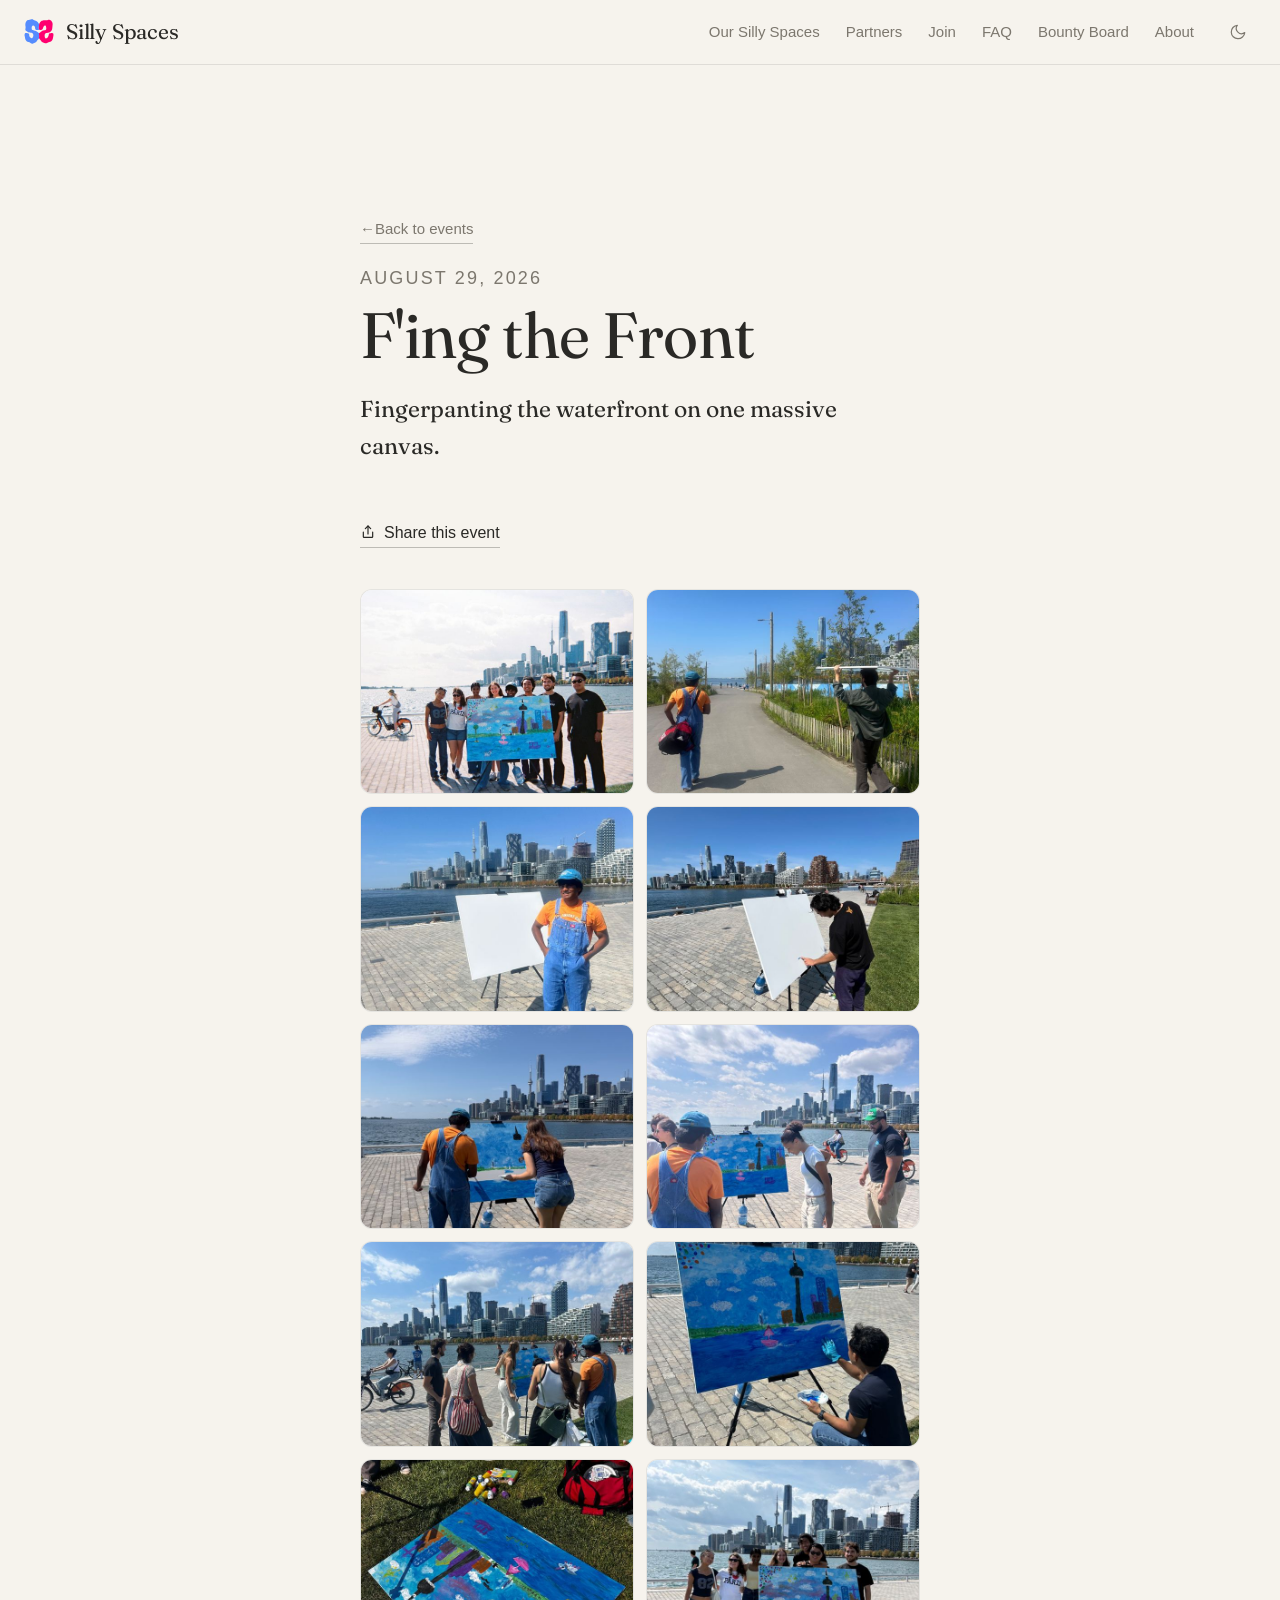
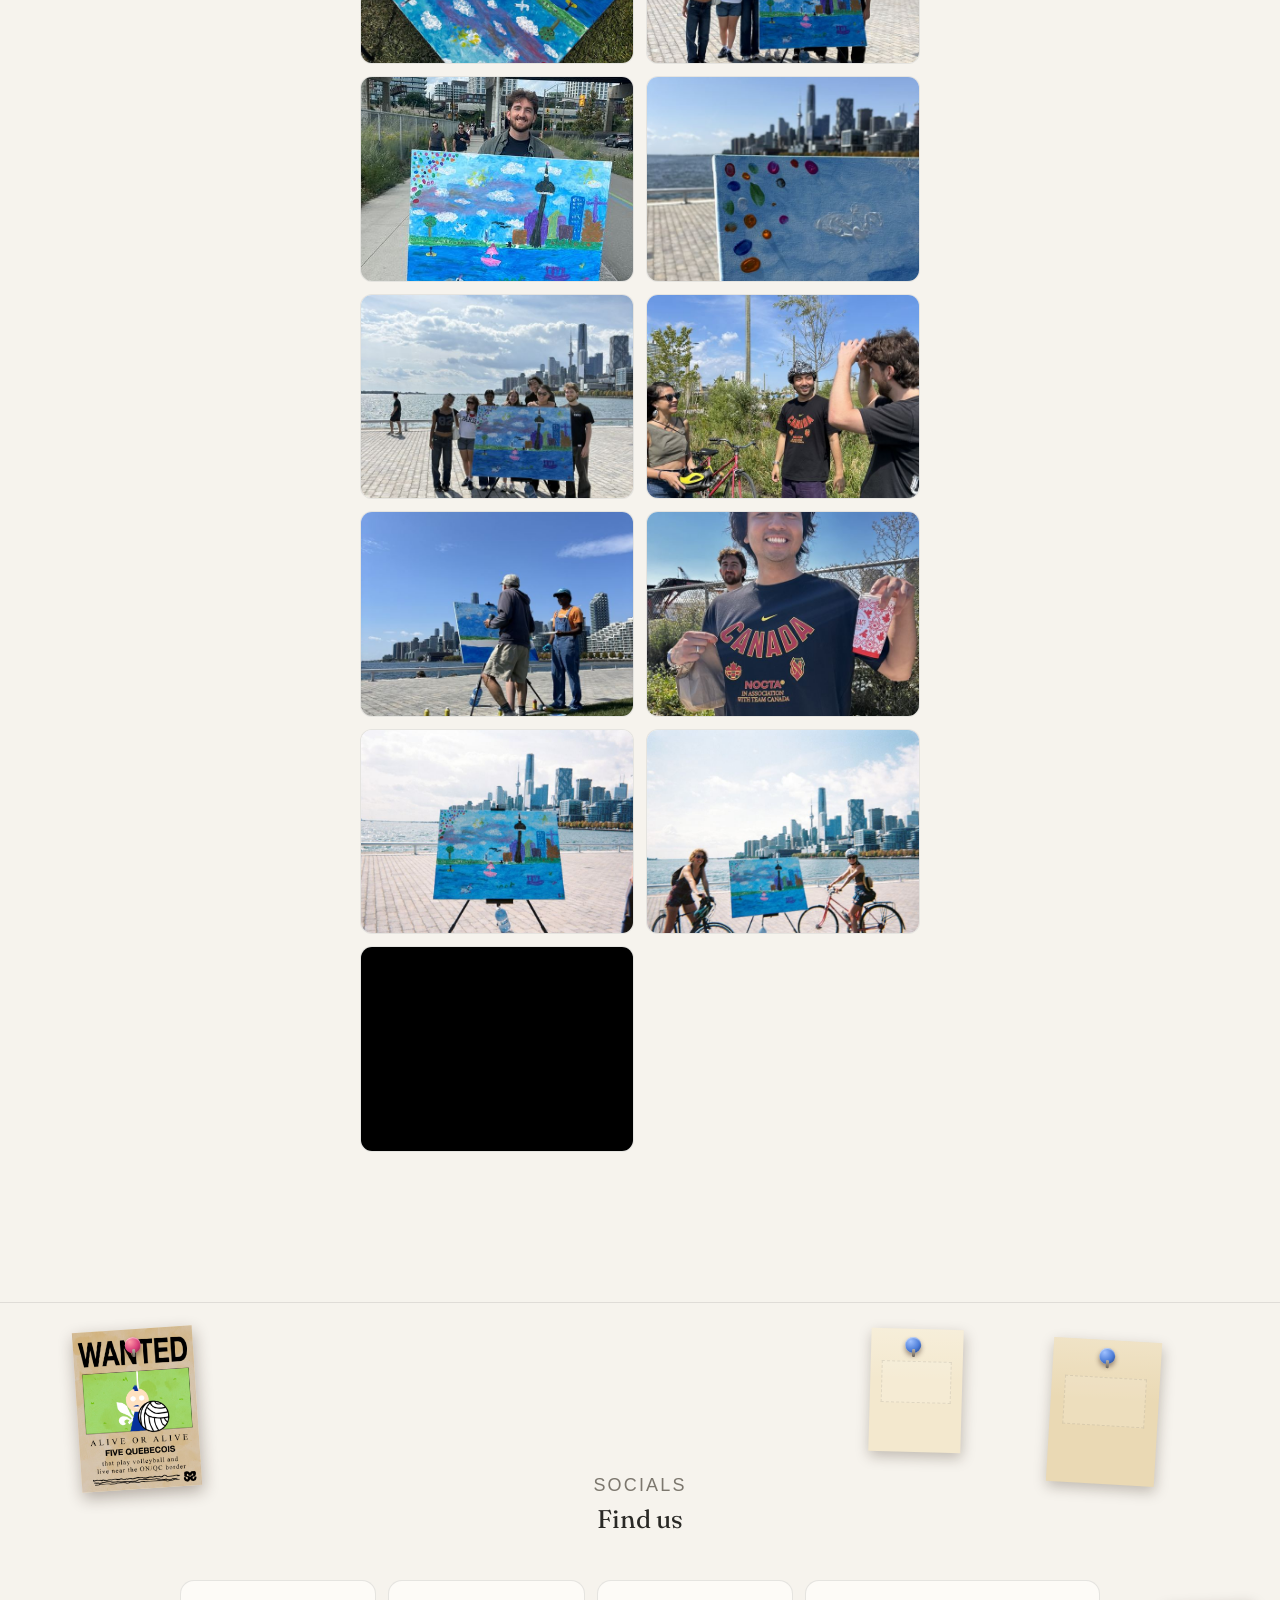
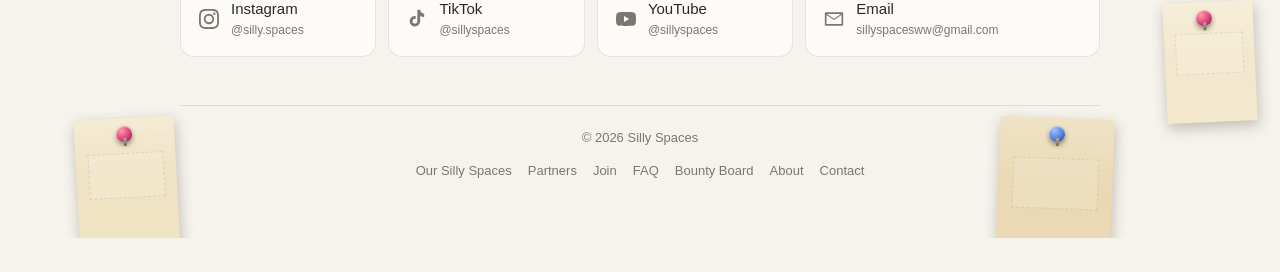
<file: events/2026-08-29-finger-painting.html>
<!DOCTYPE html>
<html lang="en-CA">
<head>
  <title>F&#x27;ing the Front · Silly Spaces</title>
  <meta name="description" content="F&#x27;ing the Front, August 29, 2026. A Silly Spaces event.">
  <link rel="canonical" href="https://sillyspaces.com/events/2026-08-29-finger-painting.html">
  <meta property="og:title" content="F&#x27;ing the Front · Silly Spaces">
  <meta property="og:url" content="https://sillyspaces.com/events/2026-08-29-finger-painting.html">
  <meta name="twitter:title" content="F&#x27;ing the Front · Silly Spaces">
  <meta charset="UTF-8">
  <meta name="viewport" content="width=device-width, initial-scale=1, viewport-fit=cover">
  <meta name="theme-color" content="#ffffff" media="(prefers-color-scheme: light)">
  <meta name="theme-color" content="#000000" media="(prefers-color-scheme: dark)">
  <meta property="og:type" content="website">
  <meta property="og:site_name" content="Silly Spaces">
  <meta property="og:description" content="Invisible strings made visible.">
  <meta property="og:image" content="https://sillyspaces.com/assets/og.png">
  <meta property="og:image:width" content="1200">
  <meta property="og:image:height" content="630">
  <meta property="og:image:alt" content="Silly Spaces logo">
  <meta name="twitter:card" content="summary_large_image">
  <meta name="twitter:image" content="https://sillyspaces.com/assets/og.png">
  <link rel="icon" href="/assets/logo.svg" type="image/svg+xml">
  <link rel="icon" href="/assets/icon-512.png" type="image/png" sizes="512x512">
  <link rel="apple-touch-icon" href="/assets/apple-touch-icon.png">
  <script>
    // Apply the saved theme before first paint so the page never flashes white in dark mode.
    try { var t = localStorage.getItem("ss-theme"); if (t) document.documentElement.setAttribute("data-theme", t); } catch (e) {}
  </script>
  <link rel="preconnect" href="https://fonts.googleapis.com">
  <link rel="preconnect" href="https://fonts.gstatic.com" crossorigin>
  <link rel="stylesheet" href="https://fonts.googleapis.com/css2?family=Fraunces:opsz,wght@9..144,400;9..144,500&display=optional">
  <link rel="stylesheet" href="/css/style.css?v=087872d6">
</head>
<body>
<a class="skip" href="#main">Skip to content</a>

<header class="nav">
  <div class="wrap">
    <a class="brand" href="/" aria-label="Silly Spaces home"><img src="/assets/logo.svg" alt="" width="30" height="25" decoding="async"> Silly Spaces</a>
    <ul class="nav-links" id="nav-links">
      <li><a href="/#events">Our Silly Spaces</a></li>
      <li><a href="/#partners">Partners</a></li>
      <li><a href="/#join">Join</a></li>
      <li><a href="/#faq">FAQ</a></li>
      <li><a href="/#bounty">Bounty Board</a></li>
      <li><a href="/about.html">About</a></li>
      <li class="nav-theme">
        <button class="theme-toggle" type="button" aria-label="Switch to dark mode">
          <svg class="moon" viewBox="0 0 24 24" aria-hidden="true"><path d="M21 12.8A9 9 0 1 1 11.2 3a7 7 0 0 0 9.8 9.8z"/></svg>
          <svg class="sun" viewBox="0 0 24 24" aria-hidden="true"><circle cx="12" cy="12" r="4"/><path d="M12 2v2M12 20v2M4.9 4.9l1.4 1.4M17.7 17.7l1.4 1.4M2 12h2M20 12h2M4.9 19.1l1.4-1.4M17.7 6.3l1.4-1.4"/></svg>
        </button>
      </li>
    </ul>
    <button class="menu-btn" type="button" aria-label="Open menu" aria-expanded="false" aria-controls="nav-links"><span></span><span></span><span></span></button>
  </div>
</header>

<main id="main">
  <section class="section event-page">
    <div class="wrap">
      <div class="prose">
        <a class="back-link reveal" href="/#events">Back to events</a>
        <p class="eyebrow reveal">August 29, 2026</p>
        <h1 class="reveal">F&#x27;ing the Front</h1>
        <div class="reveal" data-delay="1">
        <p class="lede">Fingerpanting the waterfront on one massive canvas.</p>
        </div>
        <button class="share-btn reveal" type="button" data-delay="1" data-share-title="F&#x27;ing the Front · Silly Spaces" data-share-url="https://sillyspaces.com/events/2026-08-29-finger-painting.html"><svg width="16" height="16" viewBox="0 0 24 24" fill="none" stroke="currentColor" stroke-width="1.8" stroke-linecap="round" stroke-linejoin="round" aria-hidden="true"><path d="M12 3v12"/><path d="M8 7l4-4 4 4"/><path d="M5 12v7a1 1 0 0 0 1 1h12a1 1 0 0 0 1-1v-7"/></svg><span>Share this event</span></button>
      </div>
      <div class="photo-grid reveal" data-delay="2">
        <button class="photo" type="button" data-index="0" data-src="/assets/photos/2026-08-29-finger-painting/00-group.jpg"><img src="/assets/photos/2026-08-29-finger-painting/thumbs/00-group.jpg" alt="" loading="lazy" decoding="async"></button>
        <button class="photo" type="button" data-index="1" data-src="/assets/photos/2026-08-29-finger-painting/01.jpg"><img src="/assets/photos/2026-08-29-finger-painting/thumbs/01.jpg" alt="" loading="lazy" decoding="async"></button>
        <button class="photo" type="button" data-index="2" data-src="/assets/photos/2026-08-29-finger-painting/02.jpg"><img src="/assets/photos/2026-08-29-finger-painting/thumbs/02.jpg" alt="" loading="lazy" decoding="async"></button>
        <button class="photo" type="button" data-index="3" data-src="/assets/photos/2026-08-29-finger-painting/03.jpg"><img src="/assets/photos/2026-08-29-finger-painting/thumbs/03.jpg" alt="" loading="lazy" decoding="async"></button>
        <button class="photo" type="button" data-index="4" data-src="/assets/photos/2026-08-29-finger-painting/04.jpg"><img src="/assets/photos/2026-08-29-finger-painting/thumbs/04.jpg" alt="" loading="lazy" decoding="async"></button>
        <button class="photo" type="button" data-index="5" data-src="/assets/photos/2026-08-29-finger-painting/05.jpg"><img src="/assets/photos/2026-08-29-finger-painting/thumbs/05.jpg" alt="" loading="lazy" decoding="async"></button>
        <button class="photo" type="button" data-index="6" data-src="/assets/photos/2026-08-29-finger-painting/06.jpg"><img src="/assets/photos/2026-08-29-finger-painting/thumbs/06.jpg" alt="" loading="lazy" decoding="async"></button>
        <button class="photo" type="button" data-index="7" data-src="/assets/photos/2026-08-29-finger-painting/07.jpg"><img src="/assets/photos/2026-08-29-finger-painting/thumbs/07.jpg" alt="" loading="lazy" decoding="async"></button>
        <button class="photo" type="button" data-index="8" data-src="/assets/photos/2026-08-29-finger-painting/08.jpg"><img src="/assets/photos/2026-08-29-finger-painting/thumbs/08.jpg" alt="" loading="lazy" decoding="async"></button>
        <button class="photo" type="button" data-index="9" data-src="/assets/photos/2026-08-29-finger-painting/09.jpg"><img src="/assets/photos/2026-08-29-finger-painting/thumbs/09.jpg" alt="" loading="lazy" decoding="async"></button>
        <button class="photo" type="button" data-index="10" data-src="/assets/photos/2026-08-29-finger-painting/10.jpg"><img src="/assets/photos/2026-08-29-finger-painting/thumbs/10.jpg" alt="" loading="lazy" decoding="async"></button>
        <button class="photo" type="button" data-index="11" data-src="/assets/photos/2026-08-29-finger-painting/11-canvas-corner.jpg"><img src="/assets/photos/2026-08-29-finger-painting/thumbs/11-canvas-corner.jpg" alt="" loading="lazy" decoding="async"></button>
        <button class="photo" type="button" data-index="12" data-src="/assets/photos/2026-08-29-finger-painting/12-group-canvas.jpg"><img src="/assets/photos/2026-08-29-finger-painting/thumbs/12-group-canvas.jpg" alt="" loading="lazy" decoding="async"></button>
        <button class="photo" type="button" data-index="13" data-src="/assets/photos/2026-08-29-finger-painting/13-hat.jpg"><img src="/assets/photos/2026-08-29-finger-painting/thumbs/13-hat.jpg" alt="" loading="lazy" decoding="async"></button>
        <button class="photo" type="button" data-index="14" data-src="/assets/photos/2026-08-29-finger-painting/14-painting.jpg"><img src="/assets/photos/2026-08-29-finger-painting/thumbs/14-painting.jpg" alt="" loading="lazy" decoding="async"></button>
        <button class="photo" type="button" data-index="15" data-src="/assets/photos/2026-08-29-finger-painting/15-canada-shirt.jpg"><img src="/assets/photos/2026-08-29-finger-painting/thumbs/15-canada-shirt.jpg" alt="" loading="lazy" decoding="async"></button>
        <button class="photo" type="button" data-index="16" data-src="/assets/photos/2026-08-29-finger-painting/16-canvas-skyline.jpg"><img src="/assets/photos/2026-08-29-finger-painting/thumbs/16-canvas-skyline.jpg" alt="" loading="lazy" decoding="async"></button>
        <button class="photo" type="button" data-index="17" data-src="/assets/photos/2026-08-29-finger-painting/17-bikes.jpg"><img src="/assets/photos/2026-08-29-finger-painting/thumbs/17-bikes.jpg" alt="" loading="lazy" decoding="async"></button>
        <button class="photo" type="button" data-index="18" data-src="/assets/photos/2026-08-29-finger-painting/18-easel.jpg"><img src="/assets/photos/2026-08-29-finger-painting/thumbs/18-easel.jpg" alt="" loading="lazy" decoding="async"></button>
      </div>
    </div>
  </section>

  <dialog class="lightbox" id="lightbox" aria-label="F&#x27;ing the Front photos">
    <div class="lb-inner">
      <div class="lb-photos">
        <button class="lb-arrow prev" type="button" aria-label="Previous photo">&#8249;</button>
        <button class="lb-arrow next" type="button" aria-label="Next photo">&#8250;</button>
      </div>
      <div class="lb-dots"></div>
      <button class="lb-close" type="button" aria-label="Close">&times;</button>
    </div>
  </dialog>
</main>

<footer class="socials" id="contact">
    <div class="bounty-pins" id="bounty">
        <!-- bounties:start -->
        <article class="bounty" style="--x:6%;--y:5%;--tilt:-3.8deg">
          <button type="button" class="bounty-flier" data-src="/assets/bounties/five-quebecois/poster.jpg" data-mail="mailto:sillyspacesww@gmail.com?subject=Bounty%3A%20Five%20Quebecois&body=I%20can%20help%20and%20now%20you%20owe%20me%20a%20reasonable%20favour%20%3A%29%0A%0ABounty%3A%20Five%20Quebecois" aria-label="Open bounty: Five Quebecois">
            <span class="pin" aria-hidden="true"></span>
            <img src="/assets/bounties/five-quebecois/poster.jpg" alt="Five Quebecois — that play volleyball and live near the ON/QC border">
          </button>
        </article>
        <!-- bounties:end -->
        <article class="bounty bounty-blank" style="--x:82%;--y:7%;--tilt:3.4deg;--w:108px" aria-hidden="true"><div class="sheet"><span class="pin"></span></div></article>
        <article class="bounty bounty-blank" style="--x:91%;--y:56%;--tilt:-2.6deg;--w:90px" aria-hidden="true"><div class="sheet"><span class="pin"></span></div></article>
        <article class="bounty bounty-blank" style="--x:78%;--y:78%;--tilt:2.1deg;--w:114px" aria-hidden="true"><div class="sheet"><span class="pin"></span></div></article>
        <article class="bounty bounty-blank" style="--x:6%;--y:78%;--tilt:-3.1deg;--w:100px" aria-hidden="true"><div class="sheet"><span class="pin"></span></div></article>
        <article class="bounty bounty-blank" style="--x:68%;--y:5%;--tilt:1.6deg;--w:92px" aria-hidden="true"><div class="sheet"><span class="pin"></span></div></article>
    </div>
  <div class="wrap">
    <div class="section-head reveal">
      <p class="eyebrow">Socials</p>
      <h2>Find us</h2>
    </div>
    <div class="social-grid reveal">
      <a class="social" href="https://instagram.com/silly.spaces" target="_blank" rel="noopener">
        <svg viewBox="0 0 24 24" aria-hidden="true"><path d="M12 2.2c3.2 0 3.6 0 4.8.1 3.3.1 4.8 1.7 4.9 4.9.1 1.3.1 1.6.1 4.8s0 3.6-.1 4.8c-.1 3.2-1.7 4.8-4.9 4.9-1.3.1-1.6.1-4.8.1s-3.6 0-4.8-.1c-3.3-.1-4.8-1.7-4.9-4.9C2.2 15.6 2.2 15.2 2.2 12s0-3.6.1-4.8C2.4 3.9 4 2.4 7.2 2.3 8.4 2.2 8.8 2.2 12 2.2zM12 0C8.7 0 8.3 0 7.1.1 2.7.3.3 2.7.1 7.1 0 8.3 0 8.7 0 12s0 3.7.1 4.9c.2 4.4 2.6 6.8 7 7 1.2.1 1.6.1 4.9.1s3.7 0 4.9-.1c4.4-.2 6.8-2.6 7-7 .1-1.2.1-1.6.1-4.9s0-3.7-.1-4.9c-.2-4.4-2.6-6.8-7-7C15.7 0 15.3 0 12 0zm0 5.8a6.2 6.2 0 1 0 0 12.4 6.2 6.2 0 0 0 0-12.4zM12 16a4 4 0 1 1 0-8 4 4 0 0 1 0 8zm6.4-11.8a1.4 1.4 0 1 0 0 2.9 1.4 1.4 0 0 0 0-2.9z"/></svg>
        <span>Instagram<small>@silly.spaces</small></span>
      </a>
      <a class="social" href="https://tiktok.com/@sillyspaces" target="_blank" rel="noopener">
        <svg viewBox="0 0 24 24" aria-hidden="true"><path d="M19.6 5.3a4.8 4.8 0 0 1-3.8-4.3V1h-3.4v13.7a2.9 2.9 0 1 1-2-2.8V8.4a6.3 6.3 0 1 0 5.4 6.2V8a8.2 8.2 0 0 0 4.8 1.5V6.1a4.8 4.8 0 0 1-1-.8z"/></svg>
        <span>TikTok<small>@sillyspaces</small></span>
      </a>
      <a class="social" href="https://youtube.com/@sillyspaces" target="_blank" rel="noopener">
        <svg viewBox="0 0 24 24" aria-hidden="true"><path d="M23.5 6.2a3 3 0 0 0-2.1-2.1C19.5 3.6 12 3.6 12 3.6s-7.5 0-9.4.5A3 3 0 0 0 .5 6.2 31 31 0 0 0 0 12a31 31 0 0 0 .5 5.8 3 3 0 0 0 2.1 2.1c1.9.5 9.4.5 9.4.5s7.5 0 9.4-.5a3 3 0 0 0 2.1-2.1A31 31 0 0 0 24 12a31 31 0 0 0-.5-5.8zM9.6 15.6V8.4l6.2 3.6-6.2 3.6z"/></svg>
        <span>YouTube<small>@sillyspaces</small></span>
      </a>
      <a class="social mail" href="mailto:sillyspacesww@gmail.com">
        <svg viewBox="0 0 24 24" aria-hidden="true"><path d="M2 4h20a1 1 0 0 1 1 1v14a1 1 0 0 1-1 1H2a1 1 0 0 1-1-1V5a1 1 0 0 1 1-1zm1 3.2V18h18V7.2l-9 6-9-6zM3.6 6l8.4 5.6L20.4 6H3.6z"/></svg>
        <span>Email<small>sillyspacesww@gmail.com</small></span>
      </a>
    </div>
    <div class="footer">
      <span>&copy; 2026 Silly Spaces</span>
      <ul>
        <li><a href="/#events">Our Silly Spaces</a></li>
        <li><a href="/#partners">Partners</a></li>
        <li><a href="/#join">Join</a></li>
        <li><a href="/#faq">FAQ</a></li>
        <li><a href="/#bounty">Bounty Board</a></li>
        <li><a href="/about.html">About</a></li>
        <li><a href="/#contact">Contact</a></li>
      </ul>
    </div>
  </div>
  <dialog class="bounty-zoom" id="bounty-zoom" aria-label="Bounty">
    <img alt="">
    <div class="bounty-zoom-bar">
      <a class="btn btn-primary bounty-zoom-help" tabindex="-1">I can help!!!</a>
    </div>
    <button class="bounty-zoom-close" type="button" aria-label="Close">&times;</button>
  </dialog>
</footer>

<script src="/js/main.js?v=6aba75e0"></script>
</body>
</html>
</file>
<file: css/style.css>
/* Silly Spaces, sillyspaces.com
   Calm layout: warm paper background, one serif for headings, thin
   hairlines instead of shadows, slow easing everywhere. Light is the
   default; dark overrides sit under [data-theme="dark"] and the system query. */

:root {
  --blue: #4f7fd9;
  --pink: #d9407a;
  --bg: #f6f3ed;
  --surface: #fdfbf7;
  --text: #2a2926;
  --muted: #7c776e;
  --line: rgba(42, 41, 38, 0.11);
  --line-strong: rgba(42, 41, 38, 0.28);
  --tint-blue: rgba(79, 127, 217, 0.10);
  --tint-pink: rgba(217, 64, 122, 0.10);
  --ink: #2a2926;
  --ink-text: #f6f3ed;
  --radius: 16px;
  --ease: cubic-bezier(0.22, 1, 0.36, 1);
  --slow: 0.9s;
  --mid: 0.6s;
  --nav-h: 64px;
  --max: 560px;
  --serif: "Fraunces", "Iowan Old Style", "Palatino Linotype", Georgia, serif;
  --sans: -apple-system, BlinkMacSystemFont, "Segoe UI", Inter, Roboto, Helvetica, Arial, sans-serif;
  color-scheme: light;
}

[data-theme="dark"] {
  --bg: #1b1a18;
  --surface: #232220;
  --text: #ece8e0;
  --muted: #9a958c;
  --line: rgba(236, 232, 224, 0.12);
  --line-strong: rgba(236, 232, 224, 0.3);
  --tint-blue: rgba(79, 127, 217, 0.18);
  --tint-pink: rgba(217, 64, 122, 0.18);
  --ink: #ece8e0;
  --ink-text: #1b1a18;
  color-scheme: dark;
}

@media (prefers-color-scheme: dark) {
  :root:not([data-theme="light"]) {
    --bg: #1b1a18;
    --surface: #232220;
    --text: #ece8e0;
    --muted: #9a958c;
    --line: rgba(236, 232, 224, 0.12);
    --line-strong: rgba(236, 232, 224, 0.3);
    --tint-blue: rgba(79, 127, 217, 0.18);
    --tint-pink: rgba(217, 64, 122, 0.18);
    --ink: #ece8e0;
    --ink-text: #1b1a18;
    color-scheme: dark;
  }
}

*, *::before, *::after { box-sizing: border-box; }
[hidden] { display: none !important; }

html {
  scroll-behavior: smooth;
  scroll-padding-top: calc(var(--nav-h) + 32px);
  -webkit-text-size-adjust: 100%;
  overflow-x: hidden;
}

body {
  margin: 0;
  -webkit-tap-highlight-color: transparent;
  font-family: var(--sans);
  font-size: 17px;
  line-height: 1.6;
  color: var(--text);
  background: var(--bg);
  -webkit-font-smoothing: antialiased;
  transition: background-color var(--slow) var(--ease), color var(--slow) var(--ease);
  overflow-x: hidden;
}

img, svg { max-width: 100%; display: block; }
a { color: var(--text); text-decoration: none; transition: color var(--mid) var(--ease), opacity var(--mid) var(--ease); }
p a { text-decoration: underline; text-decoration-color: var(--line-strong); text-underline-offset: 3px; transition: text-decoration-color var(--mid) var(--ease); }
p a:hover { text-decoration-color: var(--text); }
button { font: inherit; color: inherit; }
:focus-visible { outline: 2px solid var(--blue); outline-offset: 4px; border-radius: 4px; }

h1, h2, h3 { font-family: var(--serif); font-weight: 400; letter-spacing: -0.01em; margin: 0; text-wrap: balance; }
a, button { touch-action: manipulation; }

.skip {
  position: absolute; left: 12px; top: -60px; z-index: 200;
  background: var(--ink); color: var(--ink-text); padding: 10px 16px; border-radius: 10px;
  transition: top var(--mid) var(--ease);
}
.skip:focus { top: 12px; }

.wrap { width: min(var(--max), calc(100% - 48px)); margin: 0 auto; padding-left: env(safe-area-inset-left); padding-right: env(safe-area-inset-right); }

/* ---------- Nav ---------- */
.nav {
  position: sticky; top: 0; z-index: 100;
  height: var(--nav-h);
  background: var(--bg);
  border-bottom: 1px solid transparent;
  transition: border-color var(--slow) var(--ease), background-color var(--slow) var(--ease);
}
.nav.is-scrolled { border-bottom-color: var(--line); }
.nav .wrap { display: flex; align-items: center; height: 100%; gap: 24px; }
.brand { display: flex; align-items: center; gap: 12px; font-family: var(--serif); font-size: 21px; letter-spacing: -0.01em; transition: opacity 0.6s var(--ease), transform 0.6s var(--ease); will-change: opacity, transform; }
/* Where a page opens with the big logo (home, about) it is the brand until it
   scrolls under the bar. The script adds show-brand once it is out of view. */
.nav:has(+ main .mark.hero-logo):not(.show-brand) .brand { opacity: 0; transform: translateY(8px) scale(0.96); pointer-events: none; }
.nav-links { display: flex; gap: 26px; margin-left: auto; list-style: none; padding: 0; margin-top: 0; margin-bottom: 0; }
.nav-links a { color: var(--muted); font-size: 15px; }
.nav-links li { display: flex; align-items: center; }
.nav-links a:hover, .nav-links a[aria-current="page"] { color: var(--text); }

.theme-toggle, .menu-btn {
  width: 36px; height: 36px; border-radius: 50%; border: 0;
  background: transparent; cursor: pointer; display: grid; place-items: center; color: var(--muted);
  transition: background-color var(--mid) var(--ease), color var(--mid) var(--ease);
}
.theme-toggle:hover, .menu-btn:hover { background: var(--line); color: var(--text); }
.theme-toggle svg { width: 18px; height: 18px; stroke: currentColor; fill: none; stroke-width: 1.6; stroke-linecap: round; stroke-linejoin: round; }
.theme-toggle .sun { display: none; }
[data-theme="dark"] .theme-toggle .sun { display: block; }
[data-theme="dark"] .theme-toggle .moon { display: none; }
@media (prefers-color-scheme: dark) {
  :root:not([data-theme="light"]) .theme-toggle .sun { display: block; }
  :root:not([data-theme="light"]) .theme-toggle .moon { display: none; }
}

.menu-btn { display: none; margin-left: auto; flex-direction: column; justify-content: center; align-items: center; }
.menu-btn span { display: block; width: 18px; height: 1.5px; background: currentColor; border-radius: 2px; transition: transform var(--mid) var(--ease), opacity 0.3s; }
.menu-btn span + span { margin-top: 5px; }
.menu-btn[aria-expanded="true"] span:nth-child(1) { transform: translateY(6.5px) rotate(45deg); }
.menu-btn[aria-expanded="true"] span:nth-child(2) { opacity: 0; }
.menu-btn[aria-expanded="true"] span:nth-child(3) { transform: translateY(-6.5px) rotate(-45deg); }

/* ---------- Logo mark ----------
   Two SVGs traced from the original artwork, both drawn in the same
   coordinate box, so stacking them reproduces the logo exactly. Each S
   slides in from its own side, then drifts on its own slow loop, out of
   phase with the other, so they read as two letters leaning on each other. */
.mark { position: relative; aspect-ratio: 876 / 741; --p: 0; }
.mark-s { position: absolute; inset: 0; display: block; will-change: transform; }
.mark-s img { display: block; width: 100%; height: 100%; }
/* --p goes 0 to 1 as the hero scrolls away: the letters ease apart a little */
.mark-blue { transform: translate(calc(var(--p) * -9%), calc(var(--p) * -5%)) rotate(calc(var(--p) * -4deg)); }
.mark-pink { transform: translate(calc(var(--p) * 9%), calc(var(--p) * 5%)) rotate(calc(var(--p) * 4deg)); }
.mark-blue img { animation: s-in-left 1.4s var(--ease) both; }
.mark-pink img { animation: s-in-right 1.4s 0.18s var(--ease) both; }
@keyframes s-in-left { from { opacity: 0; transform: translate(-12%, 5%) rotate(-5deg); } to { opacity: 1; transform: none; } }
@keyframes s-in-right { from { opacity: 0; transform: translate(12%, -5%) rotate(5deg); } to { opacity: 1; transform: none; } }
.brand img { width: 30px; height: 25px; }
/* The filmed logo sits on black. The canvas knocks that black out, so the
   box is the whole frame: wide enough for the letters to spring apart.
   has-logo-video is in the HTML so the old SVG letter animation never
   paints, and the box is already the video size before the first frame. */
.logo-anim { position: absolute; inset: 0; width: 100%; height: 100%; opacity: 0; pointer-events: none; }
.logo-canvas { display: none; }
.mark.has-logo-video { width: min(520px, 88vw); aspect-ratio: 1360 / 800; }
.mark.has-logo-video .mark-s { display: none; animation: none; }
.mark.has-logo-video .mark-s img { animation: none; }
.mark.has-logo-video .logo-canvas { display: block; position: absolute; inset: 0; width: 100%; height: 100%; }
.hero .mark.has-logo-video { margin-bottom: 8px; }
@media (prefers-reduced-motion: reduce) {
  .mark.has-logo-video { width: clamp(168px, 24vw, 250px); aspect-ratio: 876 / 741; }
  .mark.has-logo-video .mark-s { display: block; }
  .mark.has-logo-video .logo-canvas { display: none; }
}

/* ---------- Hero ---------- */
.hero { position: relative; overflow: hidden; min-height: calc(100vh - var(--nav-h)); min-height: calc(100svh - var(--nav-h)); display: flex; align-items: center; justify-content: center; padding: 48px 0 64px; text-align: center; }
.hero .wrap { position: relative; z-index: 1; display: flex; flex-direction: column; align-items: center; pointer-events: none; }
.hero .wrap a { pointer-events: auto; }
.hero-logo { width: clamp(168px, 24vw, 250px); margin: 0 auto 32px; }
.hero-logo.has-logo-video { width: min(520px, 88vw); aspect-ratio: 1360 / 800; }
.hero h1 { font-size: clamp(44px, 7.5vw, 84px); line-height: 1.02; margin-bottom: 20px; }
.hero h1 .blue { color: var(--blue); }
.hero h1 .pink { color: var(--pink); }
.hero p { font-size: clamp(18px, 2.2vw, 22px); color: var(--muted); max-width: 560px; margin: 0 auto 36px; }
.hero-cta { display: flex; gap: 22px; justify-content: center; align-items: center; flex-wrap: wrap; }
.prose-cta { margin-top: 36px; }

.sr { position: absolute; width: 1px; height: 1px; padding: 0; margin: -1px; overflow: hidden; clip: rect(0, 0, 0, 0); white-space: nowrap; border: 0; }

.btn {
  display: inline-flex; align-items: center; justify-content: center; gap: 8px;
  padding: 13px 26px; border-radius: 999px; border: 1px solid transparent; cursor: pointer;
  font-size: 16px; font-weight: 500; text-decoration: none;
  transition: background-color var(--mid) var(--ease), color var(--mid) var(--ease), border-color var(--mid) var(--ease), transform var(--mid) var(--ease);
}
.btn:hover { transform: translateY(-1px); }
.btn-primary { background: var(--ink); color: var(--ink-text); }
.btn-primary:hover { background: var(--blue); color: #fff; }
.btn-ghost { background: transparent; color: var(--text); border-color: var(--line-strong); }
.btn-ghost:hover { border-color: var(--text); }
.btn-link { display: inline-block; color: var(--text); font-size: 16px; border-bottom: 1px solid var(--line-strong); padding: 10px 0 2px; margin-top: -10px; transition: border-color var(--mid) var(--ease); }
.btn-link:hover { border-color: var(--text); }
.btn-link::after { content: " \2192"; }
.back-link { display: inline-block; margin-bottom: 20px; font-size: 15px; color: var(--muted); border-bottom: 1px solid var(--line-strong); padding-bottom: 2px; transition: color var(--mid) var(--ease), border-color var(--mid) var(--ease); }
.back-link::before { content: "\2190 "; }
.back-link:hover { color: var(--text); border-color: var(--text); }

.btn:active { transform: scale(0.97); transition-duration: 0.12s; }

/* Touch screens: no hover lifts that would stick after a tap, a short press instead */
@media (hover: none) {
  .card:hover, .member:hover, .social:hover, .gallery-item:hover, .btn:hover, .car-nav:hover { transform: none; }
  .bounty-flier:hover { transform: rotate(var(--tilt, -2.4deg)); }
  .gallery-item:hover img, .photo:hover img { transform: none; }
  .card:active, .member:active, .social:active, .gallery-item:active, .photo:active, .cal-item:active { transform: scale(0.985); transition-duration: 0.12s; }
}

/* ---------- Sections ---------- */
.section { padding: clamp(80px, 14vw, 150px) 0; border-top: 1px solid var(--line); }
.section.alt { background: transparent; }
.section-head { margin: 0 auto 40px; max-width: 560px; text-align: center; }

/* Background characters sit in two even stacks, one on each side. */
.scene-col {
  position: absolute;
  z-index: 0;
  top: 0;
  bottom: 0;
  display: flex;
  flex-direction: column;
  justify-content: space-evenly;
  padding: 8px 0 16px;
  pointer-events: none;
}
.scene-col-left { left: max(-20px, calc(50% - 430px)); align-items: flex-start; }
.scene-col-right { right: max(0px, calc(50% - 430px)); align-items: flex-end; }
.scene-fig {
  --fig-x: 0px;
  --fig-y: 0px;
  --fig-rot: 0deg;
  --fig-s: 1;
  position: relative;
  z-index: 0;
  height: min(168px, 22vw);
  width: auto;
  opacity: 0;
  pointer-events: none;
  user-select: none;
  -webkit-user-drag: none;
  transform: translate(var(--fig-x), var(--fig-y)) rotate(var(--fig-rot)) scale(var(--fig-s));
  transition: opacity var(--slow) var(--ease);
  -webkit-mask-image: linear-gradient(to bottom, #000 52%, transparent 100%);
  mask-image: linear-gradient(to bottom, #000 52%, transparent 100%);
}
.scene-fig.is-in { opacity: 0.5; }
/* Same cadence on both sides: out, in, out — a gentle S, not a ruler. */
.scene-fig-surgeon { --fig-x: -117px; --fig-y: 23px; --fig-rot: -3.5deg; --fig-s: 1.00; }
.scene-fig-quebec { --fig-x: 115px; --fig-y: -66px; --fig-rot: 2.8deg; --fig-s: 1.00; }
.scene-fig-paddle { --fig-x: -57px; --fig-y: -47px; --fig-rot: -2.2deg; --fig-s: 1.00; }
.scene-fig-helmet { --fig-x: -125px; --fig-y: 101px; --fig-rot: 3.2deg; --fig-s: 1.00; }
.scene-fig-grand { --fig-x: 48px; --fig-y: -153px; --fig-rot: -2.6deg; --fig-s: 1.00; }
.scene-fig-matthew { --fig-x: 0px; --fig-y: -56px; --fig-rot: 2.0deg; --fig-s: 1.00; }
.scene-fig.has-met {
  display: block;
  width: fit-content;
  line-height: 0;
  z-index: 2;
  pointer-events: auto;
  cursor: pointer;
  color: inherit;
  text-decoration: none;
  background: none;
  border: 0;
  padding: 0;
  -webkit-mask-image: none;
  mask-image: none;
  transition: opacity var(--mid) var(--ease);
}
.scene-fig.has-met.is-in:hover,
.scene-fig.has-met.is-in:focus-visible { opacity: 1; z-index: 3; outline: none; }
.scene-fig-person {
  display: block;
  height: 100%;
  width: auto;
  pointer-events: none;
  -webkit-user-drag: none;
  -webkit-mask-image: linear-gradient(to bottom, #000 52%, transparent 100%);
  mask-image: linear-gradient(to bottom, #000 52%, transparent 100%);
}
.scene-fig-paddle .scene-fig-person {
  -webkit-mask-image: linear-gradient(to bottom, #000 78%, transparent 100%);
  mask-image: linear-gradient(to bottom, #000 78%, transparent 100%);
}
html.is-placing,
html.is-placing body { touch-action: none; }
html.is-placing .scene-col { pointer-events: none; }
html.is-placing .scene-fig {
  pointer-events: auto;
  cursor: grab;
  opacity: 0.72;
  z-index: 4;
  touch-action: none;
  -webkit-mask-image: none;
  mask-image: none;
}
html.is-placing .scene-fig-person {
  -webkit-mask-image: none;
  mask-image: none;
}
html.is-placing .scene-fig.is-dragging { cursor: grabbing; opacity: 1; z-index: 5; }
.place-hud {
  position: fixed;
  z-index: 80;
  left: 16px;
  bottom: 16px;
  top: auto;
  right: auto;
  width: auto;
  max-width: min(280px, calc(100vw - 32px));
  padding: 10px 12px;
  display: flex;
  flex-wrap: wrap;
  align-items: center;
  gap: 8px 10px;
  background: var(--surface);
  border: 1px solid var(--line);
  border-radius: 10px;
  box-shadow: 0 10px 28px rgba(0,0,0,0.12);
  font-size: 13px;
}
.place-hud p { margin: 0; color: var(--muted); }
.place-hud .btn { margin: 0; width: auto; max-width: none; }
.place-hud .place-rotate[aria-pressed="true"],
.place-hud .place-size[aria-pressed="true"] {
  background: var(--text);
  color: var(--bg);
  border-color: var(--text);
}
.place-hud pre { display: none; }
.eyebrow { font-size: 13px; letter-spacing: 0.12em; text-transform: uppercase; color: var(--muted); margin: 0 0 14px; }
.section h2 { font-size: clamp(30px, 4.6vw, 44px); line-height: 1.12; margin-bottom: 12px; }
.section-head p { color: var(--muted); font-size: 18px; margin: 0; }

/* ---------- Partners ----------
   Each row: the business, its ad in the middle, the face on the right.
   Green over 4, yellow 2–4, red under 2. */
#partners { padding: clamp(56px, 9vw, 80px) 0; }
#partners .section-head { margin-bottom: 24px; }
.partner-find {
  margin: 0 auto 18px;
  display: flex;
  flex-direction: column;
  gap: 12px;
}
.partner-search { display: block; }
.partner-search input {
  width: 100%;
  font: inherit;
  padding: 13px 16px;
  border-radius: 12px;
  border: 1px solid var(--line-strong);
  background: transparent;
  color: var(--text);
  transition: border-color var(--mid) var(--ease), box-shadow var(--mid) var(--ease);
}
.partner-search input::placeholder { color: var(--muted); opacity: 0.7; }
.partner-search input:focus { outline: none; border-color: var(--text); box-shadow: 0 0 0 4px var(--line); }
.partner-kinds { display: flex; flex-wrap: wrap; gap: 8px; justify-content: center; }
.partner-kinds .tag {
  font: inherit;
  cursor: pointer;
  background: transparent;
  transition: background-color var(--mid) var(--ease), color var(--mid) var(--ease), border-color var(--mid) var(--ease);
}
.partner-kinds .tag[aria-pressed="true"] {
  background: var(--tint-blue);
  border-color: transparent;
  color: var(--blue);
}
.partner-cols {
  display: grid;
  grid-template-columns: repeat(3, minmax(0, 1fr));
  grid-template-areas: "copy news trust";
  gap: 12px 32px;
  margin: 0 auto 0;
  padding: 0 0 8px;
  border-bottom: 1px solid var(--line);
}
.partner-cols p {
  margin: 0;
  font-size: 12px;
  letter-spacing: 0.08em;
  text-transform: uppercase;
  color: var(--muted);
  line-height: 1.35;
}
.partner-cols p:nth-child(1) { grid-area: copy; }
.partner-cols p:nth-child(2) { grid-area: news; text-align: center; }
.partner-cols p:nth-child(3) { grid-area: trust; text-align: center; }
.partner-cols:has(+ .partner-list.is-empty) { display: none; }
.partner-list { list-style: none; margin: 0 auto; padding: 0; position: relative; }
.partner-list li { border-top: none; border-bottom: 1px solid var(--line); }
.partner-list li.is-faded {
  max-height: 88px;
  overflow: hidden;
  opacity: 0.55;
  pointer-events: none;
  user-select: none;
}
.partner-list li.is-faded ~ li.is-faded { display: none; }
.partner-list.is-capped::after {
  content: "";
  position: absolute;
  left: 0;
  right: 0;
  bottom: 0;
  height: 72px;
  background: linear-gradient(to bottom, transparent 10%, var(--bg) 88%);
  pointer-events: none;
}
.partner-list.is-empty { display: none; }
.partner-list.is-empty + .partner-ghosts { display: none; }
.partner-none { margin: 0 auto; padding: 28px 8px; text-align: center; color: var(--muted); }
.partner-ghosts {
  position: relative;
  max-height: 52px;
  overflow: hidden;
  pointer-events: none;
  user-select: none;
}
.partner-ghosts::after {
  content: "";
  position: absolute;
  inset: 0;
  background: linear-gradient(to bottom, transparent 0%, var(--bg) 72%);
}
.partner-ghost {
  display: grid;
  grid-template-columns: repeat(3, minmax(0, 1fr));
  grid-template-areas: "copy news trust";
  gap: 12px 32px;
  align-items: center;
  padding: 14px 0;
  border-top: none;
  border-bottom: 1px solid var(--line);
}
.partner-ghost .partner-copy { grid-area: copy; }
.partner-ghost .skel-face { grid-area: trust; }
.partner-ghost:nth-child(1) { opacity: 0.42; }
.partner-ghost:nth-child(2) { opacity: 0.18; }
.partner-skel {
  display: block;
  background: currentColor;
  color: var(--text);
  opacity: 0.14;
  border-radius: 8px;
}
.partner-ghost .partner-logo {
  background: currentColor;
  color: var(--text);
  opacity: 0.12;
}
.partner-ghost .skel-name { height: 18px; width: 62%; }
.partner-ghost:nth-child(2) .skel-name { width: 48%; }
.partner-news-skel { display: block; min-width: 0; text-align: center; grid-area: news; }
.partner-ghost .skel-news { height: 14px; width: 68%; margin: 0 auto; }
.partner-ghost:nth-child(2) .skel-news { width: 54%; }
.partner-ghost .skel-line { height: 10px; width: 46%; margin: 8px auto 0; border-radius: 6px; }
.partner-ghost:nth-child(2) .skel-line { width: 38%; }
.partner-ghost .skel-face {
  width: 40px;
  height: 40px;
  border-radius: 50%;
  justify-self: center;
  opacity: 0.12;
}
.partner summary {
  list-style: none; cursor: pointer;
  display: block;
  padding: 20px 0;
}
.partner summary::-webkit-details-marker,
.partner summary::marker { display: none; content: none; }
.partner-row {
  display: grid;
  grid-template-columns: repeat(3, minmax(0, 1fr));
  grid-template-areas: "copy news trust";
  gap: 12px 32px;
  align-items: center;
}
.partner-copy {
  display: flex;
  align-items: center;
  gap: 12px;
  min-width: 0;
  grid-area: copy;
}
.partner-mark {
  position: relative;
  flex: none;
  width: 56px;
  height: 56px;
  border-radius: 10px;
  overflow: hidden;
}
.partner-logo {
  width: 56px;
  height: 56px;
  flex: none;
  border-radius: 10px;
  object-fit: cover;
  object-position: center 40%;
  background: var(--surface);
}
.partner-mark .partner-logo {
  width: 100%;
  height: 100%;
  display: block;
}
.partner-logo[src*="cntower"] { object-position: 18% 12%; }
.trust-on-logo {
  display: none;
}
.partner-copy h3 {
  min-width: 0;
  font-size: clamp(22px, 2.6vw, 28px);
  line-height: 1.15;
}
.partner summary .plus {
  display: inline-grid;
  vertical-align: middle;
  margin-left: 0.4em;
  width: 20px; height: 20px; border-radius: 50%; border: 1px solid var(--line-strong);
  place-items: center; position: relative; color: var(--muted);
  transition: transform var(--slow) var(--ease);
}
.partner summary .plus::before, .partner summary .plus::after { content: ""; position: absolute; background: currentColor; }
.partner summary .plus::before { width: 8px; height: 1.4px; }
.partner summary .plus::after { width: 1.4px; height: 8px; transition: transform var(--slow) var(--ease); }
.partner[open] summary .plus { transform: rotate(180deg); }
.partner[open] summary .plus::after { transform: scaleY(0); }
.trust {
  display: flex;
  align-items: center;
  justify-content: center;
  justify-self: center;
  width: 64px;
  height: 64px;
  grid-area: trust;
}
.trust img { display: block; width: 56px; height: 56px; object-fit: contain; }
.trust img[src*="trust-s"] { width: 64px; height: 64px; }
.partner-panel { padding: 2px 4px 18px; }
.partner-panel p { margin: 0 0 8px; color: var(--muted); font-size: 16px; }
.partner-panel p:last-child { margin-bottom: 0; }
.partner-label {
  display: inline-block; min-width: 3.6em; margin-right: 10px;
  font-size: 12px; letter-spacing: 0.12em; text-transform: uppercase;
}
.partner-panel a { color: var(--text); border-bottom: 1px solid var(--line-strong); }
.partner-panel a:hover { border-color: var(--text); }
.partner-news {
  display: block;
  min-width: 0;
  padding: 0;
  margin: 0;
  text-decoration: none;
  color: inherit;
  text-align: center;
  cursor: pointer;
  grid-area: news;
}
.partner-news strong {
  display: inline;
  font-family: var(--serif);
  font-weight: 400;
  font-size: 17px;
  color: var(--text);
  border-bottom: 1px solid var(--line-strong);
  transition: border-color var(--mid) var(--ease);
}
.partner-news span {
  display: block;
  margin-top: 5px;
  color: var(--muted);
  font-size: 14px;
  line-height: 1.4;
}
.partner-news:hover strong { border-color: var(--text); }

/* ---------- Bounty fliers ----------
   Pinned around the socials, a little crooked under a pin.
   Clicking one zooms it; the mail lives on the open flier. */
.bounty-pins {
  position: absolute;
  inset: 0;
  z-index: 2;
  pointer-events: none;
}
.bounty {
  position: absolute;
  z-index: 1;
  top: clamp(8px, var(--y, 8%), calc(100% - 120px));
  left: clamp(8px, var(--x, 8%), calc(100% - 96px));
  margin: 0;
  pointer-events: auto;
}
.bounty-flier {
  position: relative;
  display: block;
  width: min(120px, 18vw);
  margin: 0;
  padding: 0;
  border: 0;
  background: #f4ead4;
  cursor: zoom-in;
  box-shadow: 1px 6px 16px rgba(40, 22, 8, 0.32);
  transform: rotate(var(--tilt, -2.4deg));
  transition: transform 0.45s var(--ease), box-shadow 0.45s var(--ease);
}
.bounty-flier:hover {
  z-index: 2;
  transform: rotate(var(--tilt, -2.4deg)) translateY(-6px) scale(1.04);
  box-shadow: 2px 14px 28px rgba(40, 22, 8, 0.38);
}
.bounty-flier.is-open { opacity: 0; pointer-events: none; }
.bounty-flier img { width: 100%; height: auto; display: block; pointer-events: none; }
.pin {
  position: absolute;
  top: 8px;
  left: 50%;
  z-index: 2;
  width: 16px;
  height: 16px;
  margin-left: -8px;
  border-radius: 50%;
  background: radial-gradient(circle at 32% 28%, #ff9aa8, var(--pink) 55%, #7a1838);
  box-shadow: 0 3px 5px rgba(40, 16, 8, 0.45), inset 0 1px 1px rgba(255, 255, 255, 0.55);
}
.pin::after {
  content: "";
  position: absolute;
  left: 50%;
  top: 72%;
  width: 3px;
  height: 8px;
  margin-left: -1.5px;
  background: linear-gradient(#b8b0a4, #6a645c);
  border-radius: 1px;
}
.bounty:nth-child(even) .pin { background: radial-gradient(circle at 32% 28%, #9ec0ff, var(--blue) 55%, #1e3a78); }
.bounty:nth-child(3n) .pin { left: 46%; }
.bounty-blank { z-index: 0; pointer-events: none; }
.bounty-blank .sheet {
  position: relative;
  width: min(var(--w, 108px), 16vw);
  aspect-ratio: 3 / 4;
  background:
    linear-gradient(180deg, rgba(255, 252, 244, 0.35), transparent 42%),
    #efe3c4;
  box-shadow: 1px 5px 14px rgba(40, 22, 8, 0.26);
  transform: rotate(var(--tilt, 2deg));
}
.bounty-blank:nth-child(even) .sheet { background:
  linear-gradient(180deg, rgba(255, 252, 244, 0.28), transparent 42%),
  #ead9b4;
}
.bounty-blank:nth-child(3n) .sheet { background:
  linear-gradient(180deg, rgba(255, 252, 244, 0.3), transparent 42%),
  #f3e8ce;
}
.bounty-blank .sheet::before {
  content: "";
  position: absolute;
  left: 12%;
  right: 12%;
  top: 26%;
  height: 34%;
  border: 1px dashed rgba(42, 41, 38, 0.1);
  background: rgba(255, 255, 255, 0.12);
}

.bounty-zoom {
  border: 0; padding: 0; margin: 0; background: transparent;
  position: fixed; inset: 0;
  width: auto; height: auto; max-width: none; max-height: none;
  display: none;
  overflow: visible;
}
.bounty-zoom[open] { display: grid; place-items: center; }
.bounty-zoom::backdrop { background: rgba(22, 16, 10, 0.62); }
.bounty-zoom img {
  z-index: 1;
  max-width: min(720px, calc(100vw - 40px));
  max-height: calc(100vh - 160px);
  width: auto;
  height: auto;
  transform-origin: center center;
  box-shadow: 0 22px 60px rgba(0, 0, 0, 0.45);
  cursor: zoom-out;
}
.bounty-zoom-bar {
  position: absolute;
  left: 0;
  right: 0;
  bottom: 24px;
  z-index: 2;
  display: flex;
  justify-content: center;
  pointer-events: none;
  opacity: 0;
  transition: opacity 0.35s var(--ease);
}
.bounty-zoom.is-in .bounty-zoom-bar { opacity: 1; }
.bounty-zoom.is-in .bounty-zoom-help { pointer-events: auto; }
.bounty-zoom-bar .btn,
.bounty-zoom-bar .btn:hover,
.bounty-zoom-bar .btn:active {
  width: auto;
  min-width: 168px;
  max-width: min(540px, calc(100vw - 40px));
  padding: 13px 22px;
  white-space: normal;
  text-align: center;
  line-height: 1.3;
  transform: none;
}
.bounty-zoom-close {
  position: absolute;
  top: 16px;
  right: 16px;
  z-index: 2;
  width: 40px;
  height: 40px;
  border: 0;
  border-radius: 50%;
  background: rgba(253, 251, 247, 0.92);
  color: #2a2926;
  font-size: 26px;
  line-height: 1;
  cursor: pointer;
  opacity: 0;
  transition: opacity 0.3s var(--ease), background-color var(--mid) var(--ease);
}
.bounty-zoom.is-in .bounty-zoom-close { opacity: 1; }
.bounty-zoom-close:hover { background: #fff; }

/* Scroll reveal, slow and small */
.reveal { opacity: 0; transform: translateY(14px); transition: opacity 1.1s var(--ease), transform 1.1s var(--ease); }
.reveal.in { opacity: 1; transform: none; }
.reveal[data-delay="1"] { transition-delay: 0.1s; }
.reveal[data-delay="2"] { transition-delay: 0.2s; }
.reveal[data-delay="3"] { transition-delay: 0.3s; }
.reveal[data-delay="4"] { transition-delay: 0.4s; }
.reveal[data-delay="5"] { transition-delay: 0.5s; }

/* ---------- Event cards ---------- */
.grid { display: grid; gap: 16px; grid-template-columns: repeat(auto-fill, minmax(280px, 1fr)); max-width: 760px; margin: 0 auto; }
.card {
  background: var(--surface); border-radius: var(--radius); padding: 28px;
  border: 1px solid var(--line);
  transition: border-color var(--slow) var(--ease), transform var(--slow) var(--ease), background-color var(--slow) var(--ease);
  display: flex; flex-direction: column; gap: 12px;
}
.card:hover { border-color: var(--line-strong); transform: translateY(-2px); }
.card h3 { font-size: 28px; line-height: 1.15; }
.card p { margin: 0; color: var(--muted); }
.card .meta { display: flex; flex-wrap: wrap; gap: 6px 18px; font-size: 14px; color: var(--muted); }
.card .meta span { display: inline-flex; align-items: center; gap: 7px; }
.card .meta svg { width: 15px; height: 15px; stroke: currentColor; fill: none; stroke-width: 1.6; }
.card .actions { margin-top: auto; padding-top: 6px; display: flex; gap: 8px; flex-wrap: wrap; }
.card.wide { grid-column: 1 / -1; display: grid; grid-template-columns: 200px 1fr; gap: 12px 40px; align-items: start; }
.card.wide .date-col { display: flex; flex-direction: column; gap: 4px; }
.card.wide .date-col b { font-family: var(--serif); font-weight: 400; font-size: 64px; line-height: 0.95; }
.card.wide .date-col span { color: var(--muted); font-size: 15px; }
.card.wide .body { display: flex; flex-direction: column; gap: 12px; }
/* a poster sits where the big date would go until the date is known */
.card.wide .poster img { display: block; width: 100%; height: auto; border-radius: 12px; border: 1px solid var(--line); }

.tag { font-size: 13px; padding: 4px 12px; border-radius: 999px; border: 1px solid var(--line); color: var(--muted); }
.tag.free { background: var(--tint-blue); border-color: transparent; color: var(--blue); }
.tag.pink,
.slide[data-kind="past"] .tag,
.car-detail:has(.kicker.past) .tag {
  background: var(--tint-pink);
  border-color: transparent;
  color: var(--pink);
}

.empty { color: var(--muted); padding: 32px 24px; border: 1px dashed var(--line-strong); border-radius: var(--radius); margin: 0 auto; max-width: 560px; text-align: center; }
.empty a { text-decoration: underline; text-underline-offset: 3px; }

/* ---------- Calendar ---------- */
.cal-toggle {
  display: block;
  margin: 16px auto 0;
  background: none;
  border: 0;
  padding: 0;
  cursor: pointer;
  font: inherit;
  font-size: 13px;
  letter-spacing: 0.12em;
  text-transform: uppercase;
  color: var(--muted);
  transition: color var(--mid) var(--ease);
}
.cal-toggle:hover { color: var(--text); }
.cal-toggle::after { content: " \2193"; }
.cal-toggle[aria-expanded="true"]::after { content: " \2191"; }
.calendar[hidden] { display: none; }
.calendar { overflow: hidden; margin: 16px auto 0; max-width: 760px; background: var(--surface); border: 1px solid var(--line); border-radius: var(--radius); padding: 22px; display: grid; grid-template-columns: minmax(260px, 340px) 1fr; gap: 8px 36px; align-items: start; transition: background-color var(--slow) var(--ease); }
.cal-head { display: flex; align-items: center; justify-content: space-between; grid-column: 1; }
.cal-title { font-size: 20px; }
.cal-nav { width: 32px; height: 32px; border-radius: 50%; border: 1px solid var(--line); background: transparent; cursor: pointer; font-size: 18px; color: var(--muted); display: grid; place-items: center; transition: border-color var(--mid) var(--ease), color var(--mid) var(--ease); }
.cal-nav:hover { border-color: var(--text); color: var(--text); }
.cal-grid { grid-column: 1; display: grid; grid-template-columns: repeat(7, 1fr); gap: 4px; margin-top: 10px; }
.cal-dow { font-size: 11px; letter-spacing: 0.08em; color: var(--muted); text-align: center; padding: 4px 0 6px; }
.cal-day, .cal-pad { aspect-ratio: 1; display: grid; place-items: center; position: relative; border-radius: 10px; font-size: 14px; border: 0; background: transparent; color: var(--text); font: inherit; }
.cal-day b { font-weight: 400; }
.cal-day.today b { font-weight: 600; text-decoration: underline; text-underline-offset: 3px; text-decoration-color: var(--line-strong); }
.cal-day.has { cursor: pointer; transition: background-color var(--mid) var(--ease); }
.cal-day.has::after { content: ""; position: absolute; bottom: 5px; left: 50%; width: 5px; height: 5px; margin-left: -2.5px; border-radius: 50%; background: var(--blue); }
.cal-day.has.past::after { background: var(--pink); }
.cal-day.has.up { background: var(--tint-blue); }
.cal-day.has.past { background: var(--tint-pink); }
.cal-day.has:hover { background: var(--line); }
.cal-list { grid-column: 2; grid-row: 1 / 3; list-style: none; margin: 0; padding: 0; display: flex; flex-direction: column; gap: 4px; }
.cal-item { display: flex; align-items: center; gap: 10px; width: 100%; text-align: left; padding: 10px 12px; border-radius: 10px; border: 0; background: transparent; cursor: pointer; font: inherit; color: var(--text); transition: background-color var(--mid) var(--ease); }
.cal-item:hover { background: var(--line); }
.cal-item .d { color: var(--muted); font-size: 14px; min-width: 52px; }
.cal-none { color: var(--muted); padding: 10px 12px; font-size: 15px; }
.cal-legend { grid-column: 1 / -1; margin: 8px 0 0; font-size: 13px; color: var(--muted); display: flex; gap: 16px; align-items: center; }
.dot { display: inline-block; width: 7px; height: 7px; border-radius: 50%; background: var(--blue); margin-right: 6px; flex: none; }
.dot.past { background: var(--pink); }

/* ---------- Members ---------- */
.members { display: flex; flex-wrap: wrap; justify-content: center; gap: 12px; max-width: 760px; margin: 0 auto; }
.member {
  display: flex; align-items: center; gap: 14px; flex: 0 1 220px;
  padding: 16px 18px; border-radius: 14px; background: var(--surface); border: 1px solid var(--line);
  transition: border-color var(--slow) var(--ease), background-color var(--slow) var(--ease);
}
.member:hover { border-color: var(--line-strong); }
.avatar {
  width: 44px; height: 44px; border-radius: 50%; display: grid; place-items: center; flex: none;
  font-size: 14px; font-weight: 500; letter-spacing: 0.02em; color: var(--text);
  background: var(--tint-blue);
}
.member:nth-child(even) .avatar { background: var(--tint-pink); }
.member strong { font-family: var(--serif); font-weight: 400; font-size: 20px; }
.member.you { border-style: dashed; color: var(--muted); }
.member.you .avatar { background: transparent; border: 1px dashed var(--line-strong); color: var(--muted); }
.member.you strong { color: var(--muted); }

/* ---------- Join form ---------- */
.join-stage {
  --panel: min(680px, calc(100vw - 160px));
  --card-w: 520px;
  --peek: calc((100vw - var(--panel)) / 2);
  --card-peek: 40px;
  --arrow-pad: 16px;
  position: relative;
  width: 100%;
  margin: 0 auto;
  outline: none;
  overflow: visible;
}
#join .scene-fig-paintbrush {
  position: absolute;
  left: max(0px, calc(50% - 260px - 92px));
  top: 28px;
  z-index: 0;
  height: 220px;
  width: fit-content;
  max-width: none;
  line-height: 0;
  --fig-x: -325px;
  --fig-y: -667px;
  --fig-rot: 5.9deg;
  --fig-s: 0.94;
}
#join .scene-fig-paintbrush .scene-fig-person {
  height: 100%;
  width: auto;
  max-width: none;
}
.join-now {
  margin: 0 0 8px;
  text-align: center;
  font-size: 12px;
  letter-spacing: 0.14em;
  text-transform: uppercase;
  color: var(--muted);
}
.join-pager {
  display: flex;
  justify-content: center;
  gap: 7px;
  margin: 0 0 16px;
}
.join-pager span {
  width: 7px;
  height: 7px;
  border-radius: 50%;
  background: var(--line-strong);
  opacity: 0.45;
  cursor: pointer;
  transition: opacity var(--mid) var(--ease), transform var(--mid) var(--ease);
}
.join-pager span.is-on {
  opacity: 1;
  background: var(--text);
  transform: scale(1.15);
}
.join-rail {
  position: relative;
}
.join-cards {
  position: absolute;
  left: max(0px, calc(50% - 260px - 50px));
  top: 0;
  bottom: 0;
  z-index: 1;
  width: 88px;
  pointer-events: none;
}
.join-card {
  position: absolute;
  left: 0;
  top: calc(var(--i) * 100% / 8);
  width: 100%;
  padding: 0;
  border: 0;
  background: none;
  cursor: pointer;
  pointer-events: auto;
  transform: translateY(calc(var(--i) * -100% / 8)) rotate(var(--tilt));
  transform-origin: right center;
  filter: drop-shadow(0 6px 10px rgba(42, 41, 38, 0.18));
  transition: transform 0.45s var(--ease), filter 0.45s var(--ease);
  z-index: 0;
}
.join-card img {
  display: block;
  width: 100%;
  height: auto;
  border-radius: 10px;
  pointer-events: none;
}
.join-card:hover,
.join-card:focus-visible {
  transform: translateY(calc(var(--i) * -100% / 8)) translateX(-10px) rotate(var(--tilt));
  z-index: 3;
}
.join-card.is-open {
  transform: translateY(calc(var(--i) * -100% / 8)) translateX(-22px) rotate(0deg) scale(1.18);
  filter: drop-shadow(0 14px 20px rgba(42, 41, 38, 0.28));
  z-index: 4;
}
.join-viewport {
  position: relative;
  z-index: 2;
  container-type: inline-size;
  overflow-x: auto;
  overflow-y: hidden;
  overscroll-behavior-x: contain;
  scroll-snap-type: x mandatory;
  scrollbar-width: none;
  -webkit-overflow-scrolling: touch;
  touch-action: pan-x;
  cursor: grab;
}
.join-viewport::-webkit-scrollbar { display: none; }
.join-viewport.is-drag { cursor: grabbing; scroll-snap-type: none; }
.join-track {
  display: flex;
  align-items: stretch;
  gap: 0;
  width: max-content;
  padding-inline: var(--peek);
}
.join-panel {
  position: relative;
  display: flex;
  flex-direction: column;
  flex: 0 0 var(--panel);
  width: var(--panel);
  min-width: 0;
  padding-block: var(--card-peek);
  scroll-snap-align: center;
  scroll-snap-stop: always;
  opacity: 0.22;
}
.join-arrow {
  --arrow-x: 0px;
  --arrow-y: 0px;
  position: absolute;
  z-index: 3;
  top: 50%;
  width: 52px;
  height: 88px;
  display: grid;
  align-items: center;
  padding: 0;
  border: 0;
  background: none;
  color: var(--text);
  cursor: pointer;
  overflow: visible;
  transform: translateY(calc(-50% + var(--arrow-y))) translateX(var(--arrow-x));
  transition: opacity var(--mid) var(--ease), color var(--mid) var(--ease);
}
.join-arrow svg {
  width: 28px;
  height: 42px;
  overflow: visible;
  fill: currentColor;
  stroke: currentColor;
  stroke-width: 2.6;
  stroke-linejoin: round;
  stroke-linecap: round;
}
.join-arrow:hover { opacity: 0.72; }
.join-arrow-next {
  left: calc(50% + var(--panel) / 2);
  right: auto;
  justify-items: start;
  padding-left: var(--arrow-pad);
  --arrow-x: 0px;
  --arrow-y: 0px;
}
.join-arrow-prev {
  left: auto;
  right: calc(50% + var(--panel) / 2);
  justify-items: end;
  padding-right: var(--arrow-pad);
  opacity: 0;
  pointer-events: none;
  --arrow-x: 0px;
  --arrow-y: 0px;
}
.join-arrow-prev svg { transform: scaleX(-1); }
#join.is-sphere .join-arrow-next { opacity: 0; pointer-events: none; }
#join.is-sphere .join-arrow-prev { opacity: 1; pointer-events: auto; }
@media (prefers-reduced-motion: no-preference) {
  .join-arrow-next { animation: join-arrow-nudge 1.8s var(--ease) infinite; }
  .join-arrow-prev { animation: join-arrow-nudge-left 1.8s var(--ease) infinite; }
}
@keyframes join-arrow-nudge {
  0%, 100% { transform: translateY(calc(-50% + var(--arrow-y))) translateX(var(--arrow-x)); }
  50% { transform: translateY(calc(-50% + var(--arrow-y))) translateX(calc(var(--arrow-x) + 5px)); }
}
@keyframes join-arrow-nudge-left {
  0%, 100% { transform: translateY(calc(-50% + var(--arrow-y))) translateX(var(--arrow-x)); }
  50% { transform: translateY(calc(-50% + var(--arrow-y))) translateX(calc(var(--arrow-x) - 5px)); }
}
html.is-placing .join-arrow,
html.is-placing #join.is-sphere .join-arrow-next,
html.is-placing #join.is-sphere .join-arrow-prev {
  opacity: 1;
  pointer-events: auto;
  animation: none;
  cursor: grab;
}
html.is-placing .join-arrow.is-dragging { cursor: grabbing; }
.join-box {
  position: relative;
  z-index: 2;
  flex: 1 1 auto;
  width: 100%;
  max-width: var(--card-w);
  margin: 0 auto;
  background: var(--surface);
  border-radius: 20px;
  padding: clamp(24px, 5vw, 40px);
  border: 1px solid var(--line);
  transform: translateX(calc((var(--panel) - min(var(--card-w), var(--panel))) / 2 * (1 - var(--in, 1))));
  transition: background-color var(--slow) var(--ease), transform 0.45s var(--ease);
}
.join-sphere {
  position: relative;
  flex: 1 1 auto;
  width: 100%;
  max-width: var(--card-w);
  margin: 0 auto;
  min-height: 0;
  background: var(--surface);
  border-radius: 20px;
  border: 1px solid var(--line);
  overflow: hidden;
  transform: translateX(calc((min(var(--card-w), var(--panel)) - var(--panel)) / 2 * (1 - var(--in, 0))));
}
.join-sphere iframe {
  position: absolute;
  inset: 0;
  display: block;
  width: 100%;
  height: 100%;
  border: 0;
  background: var(--bg);
  pointer-events: none;
}
#join.is-sphere .join-sphere iframe { pointer-events: auto; }
.field { display: flex; flex-direction: column; gap: 8px; margin-bottom: 18px; }
.field label { font-size: 14px; color: var(--muted); display: flex; justify-content: space-between; align-items: baseline; gap: 12px; }
/* "optional" sits at the right edge of the label line */
.field label small { font-size: 12px; color: var(--muted); opacity: 0.8; }
.field input,
.field textarea {
  font: inherit; padding: 13px 16px; border-radius: 12px; border: 1px solid var(--line-strong);
  background: transparent; color: var(--text);
  transition: border-color var(--mid) var(--ease), box-shadow var(--mid) var(--ease);
}
.field textarea {
  min-height: 88px;
  resize: vertical;
  line-height: 1.4;
}
.field select {
  font: inherit; padding: 13px 16px; border-radius: 12px; border: 1px solid var(--line-strong);
  background: transparent; color: var(--text); appearance: none; -webkit-appearance: none;
  background-image: url("data:image/svg+xml,%3Csvg xmlns='http://www.w3.org/2000/svg' viewBox='0 0 24 24' fill='none' stroke='%237c776e' stroke-width='1.6' stroke-linecap='round' stroke-linejoin='round'%3E%3Cpath d='M6 9l6 6 6-6'/%3E%3C/svg%3E");
  background-repeat: no-repeat; background-position: right 14px center; background-size: 16px;
  transition: border-color var(--mid) var(--ease), box-shadow var(--mid) var(--ease);
}
.field select:focus { outline: none; border-color: var(--text); box-shadow: 0 0 0 4px var(--line); }
.field select option { color: initial; background: initial; }
.field input::placeholder,
.field textarea::placeholder { color: var(--muted); opacity: 0.7; }
.field input:focus,
.field textarea:focus { outline: none; border-color: var(--text); box-shadow: 0 0 0 4px var(--line); }
.field input:user-invalid,
.field textarea:user-invalid { border-color: var(--pink); }
.field.is-silly {
  margin-bottom: 22px;
  padding: 16px 16px 18px;
  border-radius: 16px;
  background: linear-gradient(165deg, var(--tint-pink), var(--tint-blue));
  border: 1px solid var(--line);
}
.silly-kicker {
  margin: 0 0 8px;
  font-size: 11px;
  letter-spacing: 0.14em;
  text-transform: uppercase;
  color: var(--pink);
}
.field.is-silly label {
  justify-content: flex-start;
  color: var(--text);
  font-family: var(--serif);
  font-size: 20px;
  line-height: 1.25;
}
.field.is-silly textarea {
  background: var(--surface);
}
.check {
  display: flex; align-items: flex-start; gap: 12px; padding: 0 16px; border-radius: 12px;
  background: var(--tint-blue); font-size: 15px;
  max-height: 0; opacity: 0; overflow: hidden; margin-bottom: 0;
  transition: max-height var(--slow) var(--ease), opacity var(--mid) var(--ease), margin var(--slow) var(--ease), padding var(--slow) var(--ease);
}
.check.show { max-height: 140px; opacity: 1; margin-bottom: 18px; padding-top: 14px; padding-bottom: 14px; }
.check input { width: 18px; height: 18px; margin: 3px 0 0; accent-color: var(--blue); flex: none; }
.check span small { display: block; color: var(--muted); }
.form-note { font-size: 14px; color: var(--muted); margin: 14px 0 0; text-align: center; }
.form-note a { text-decoration: underline; text-underline-offset: 3px; }
.honey { position: absolute; left: -9999px; }

/* ---------- Event carousel ----------
   A looping row of square covers across the screen. The current cover
   sits in the middle; the others shrink and fade beside it. */
.events-stage { position: relative; display: flex; flex-direction: column; overflow: visible; }
#events .scene-fig-aidan,
#events .scene-fig-kolbe,
#events .scene-fig-amari,
#events .scene-fig-julie {
  position: absolute;
  left: 50%;
  right: auto;
  top: 0;
  z-index: 2;
}
#events .scene-fig-aidan { --fig-x: 511px; --fig-y: -361px; --fig-rot: -3.1deg; --fig-s: 0.93; }
#events .scene-fig-kolbe { --fig-x: -681px; --fig-y: -344px; --fig-rot: 3.8deg; --fig-s: 0.90; }
#events .scene-fig-amari { --fig-x: 508px; --fig-y: 936px; --fig-rot: 0.1deg; --fig-s: 1.02; z-index: 6; overflow: visible; }
#events .scene-fig-julie { --fig-x: -618px; --fig-y: 679px; --fig-rot: -2.4deg; --fig-s: 0.91; z-index: 6; overflow: visible; }
#events .scene-fig.has-thought {
  display: block;
  width: fit-content;
  line-height: 0;
  -webkit-mask-image: none;
  mask-image: none;
}
#events .scene-fig.has-thought.is-in { opacity: 1; }
#events .scene-fig.has-thought.is-in .scene-fig-person { opacity: 0.5; }
#events .scene-fig.has-thought.is-in:hover .scene-fig-person,
#events .scene-fig.has-thought.is-in:focus-visible .scene-fig-person { opacity: 1; }
.fig-thought {
  --thought-x: 0px;
  --thought-y: 0px;
  --cloud-ink: #2a2926;
  position: absolute;
  left: 38%;
  top: 62%;
  z-index: 7;
  width: 0;
  height: 0;
  pointer-events: none;
  transform: translate(var(--thought-x), var(--thought-y)) rotate(calc(var(--fig-rot) * -1)) scale(calc(1 / var(--fig-s)));
  transform-origin: 0 0;
}
#events .scene-fig-julie .fig-thought { left: 38%; top: 62%; --thought-x: 0px; --thought-y: 0px; }
.thought-cloud {
  --cloud-x: 21px;
  --cloud-y: -161px;
  --cloud-w: 184px;
  position: absolute;
  left: var(--cloud-x);
  top: var(--cloud-y);
  width: var(--cloud-w);
  opacity: 0;
  transform: scale(0.08);
  transform-origin: 14.6% 100%;
}
#events .scene-fig-julie .thought-cloud {
  --cloud-x: 21px;
  --cloud-y: -161px;
  --cloud-w: 153px;
}
.thought-cloud img {
  display: block;
  width: 100%;
  height: auto;
  max-width: none;
  filter:
    drop-shadow(1.5px 0 0 var(--cloud-ink))
    drop-shadow(-1.5px 0 0 var(--cloud-ink))
    drop-shadow(0 1.5px 0 var(--cloud-ink))
    drop-shadow(0 -1.5px 0 var(--cloud-ink))
    drop-shadow(1px 1px 0 var(--cloud-ink))
    drop-shadow(-1px 1px 0 var(--cloud-ink));
}
.thought-cloud-text {
  --text-x: 0px;
  --text-y: 0px;
  position: absolute;
  left: 54%;
  top: 38%;
  transform: translate(calc(-50% + var(--text-x)), calc(-50% + var(--text-y)));
  width: max-content;
  margin: 0;
  text-align: center;
  font-family: var(--serif);
  font-weight: 400;
  font-size: 15px;
  letter-spacing: -0.015em;
  line-height: 1;
  white-space: nowrap;
  color: var(--text);
  user-select: none;
}
#events .scene-fig-julie .thought-cloud-text { --text-x: -8px; --text-y: 2px; }
@keyframes speech {
  0% { opacity: 0; transform: scale(0.02, 0.06) skewX(-28deg) skewY(18deg); }
  2.3% { opacity: 1; transform: scale(0.22, 0.55) skewX(-34deg) skewY(12deg); }
  5.4% { transform: scale(1.32, 0.58) skewX(18deg) skewY(-10deg); }
  8.8% { transform: scale(0.82, 1.22) skewX(-10deg) skewY(6deg); }
  13% { opacity: 1; transform: scale(1) skewX(0) skewY(0); }
  84% { opacity: 1; transform: scale(1) skewX(0) skewY(0); }
  100% { opacity: 0; transform: scale(1) skewX(0) skewY(0); }
}
.fig-thought.is-on .thought-cloud {
  animation: speech 4.25s var(--ease) both;
}
html.is-placing .scene-fig.has-thought { opacity: 1; z-index: 8; }
html.is-placing .scene-fig.has-thought .scene-fig-person { opacity: 0.5; }
html.is-placing .fig-thought {
  display: block;
  pointer-events: none;
  z-index: 9;
}
html.is-placing .fig-thought.is-on .thought-cloud,
html.is-placing .thought-cloud {
  opacity: 1;
  transform: none;
  animation: none;
  pointer-events: auto;
  cursor: grab;
}
html.is-placing .thought-cloud-text {
  pointer-events: auto;
  cursor: grab;
  opacity: 1;
  animation: none;
}
html.is-placing .thought-cloud.is-dragging,
html.is-placing .thought-cloud-text.is-dragging { cursor: grabbing; z-index: 8; }
.carousel { position: relative; width: 100%; max-width: none; margin: 0; }
.car-viewport { overflow: hidden; touch-action: pan-y; padding: 8px 0; }
.car-track { position: relative; display: flex; align-items: center; gap: 16px; transition: transform 0.7s var(--ease); will-change: transform; }
.car-track.is-jump { transition: none; }
.car-track.is-jump .slide,
.car-track.is-jump .slide .ph { transition: none; }
.slide {
  --glow: transparent;
  position: relative;
  flex: 0 0 min(400px, 48vw); text-decoration: none; color: inherit;
  cursor: pointer;
  transform: scale(0.78);
  transform-origin: center center;
  transition: transform 0.7s var(--ease);
}
.slide.is-active { cursor: default; transform: scale(1); z-index: 1; }
[data-theme="dark"] .car-viewport { padding: 36px 0; }
[data-theme="dark"] .slide .ph { box-shadow: 0 0 22px 5px var(--glow); }
[data-theme="dark"] .slide.is-active .ph { box-shadow: 0 0 28px 8px var(--glow); }
@media (prefers-color-scheme: dark) {
  :root:not([data-theme="light"]) .car-viewport { padding: 36px 0; }
  :root:not([data-theme="light"]) .slide .ph { box-shadow: 0 0 22px 5px var(--glow); }
  :root:not([data-theme="light"]) .slide.is-active .ph { box-shadow: 0 0 28px 8px var(--glow); }
}
.slide[href].is-active { cursor: pointer; }
.slide .ph {
  position: relative; aspect-ratio: 1; overflow: hidden; border-radius: 8px;
  background: var(--surface); border: 1px solid var(--line);
  box-shadow: none;
  transition: box-shadow 0.7s var(--ease);
}
.slide img {
  position: absolute; inset: 0; width: 100%; height: 100%; object-fit: cover;
  opacity: 0.5; transition: opacity 0.7s var(--ease);
}
.slide.is-active img { opacity: 1; }
.slide.no-photos .ph { background: var(--tint-blue); }
.slide.no-photos img { object-fit: contain; padding: 18%; }
.slide .cap {
  position: absolute; width: 1px; height: 1px; padding: 0; margin: -1px;
  overflow: hidden; clip: rect(0, 0, 0, 0); white-space: nowrap; border: 0;
}
.car-detail { max-width: 560px; margin: 16px auto 0; text-align: center; }
.car-detail .kicker {
  display: block;
  font-size: 12px;
  letter-spacing: 0.12em;
  text-transform: uppercase;
  color: var(--muted);
  margin: 0 0 8px;
}
.car-detail .kicker.up { color: var(--blue); }
.car-detail .kicker.past { color: var(--pink); }
.car-detail h3 { font-size: clamp(24px, 3.4vw, 34px); line-height: 1.2; }
.car-detail p {
  max-width: 26em;
  margin: 18px auto 22px;
  color: var(--muted);
  font-size: 18px;
  line-height: 1.55;
}
.car-detail .actions { display: flex; justify-content: center; gap: 8px; flex-wrap: wrap; margin-top: 14px; }
.car-detail:has(p) .actions { margin-top: 0; }
.car-nav {
  position: absolute;
  top: 0; bottom: 0; margin: auto 0;
  z-index: 2;
  width: 42px; height: 42px; border-radius: 50%;
  border: 1px solid var(--line); background: var(--surface); color: var(--text); cursor: pointer;
  font-size: 22px; display: grid; place-items: center;
  transition: border-color var(--mid) var(--ease), color var(--mid) var(--ease);
}
.car-nav:hover { border-color: var(--text); }
.car-nav.prev { left: 8px; }
.car-nav.next { right: 8px; }
@media (min-width: 735px) {
  .nav .wrap {
    width: calc(100% - 48px);
    max-width: none;
  }
  .hero {
    min-height: 0;
    padding: 28px 0 40px;
  }
  .hero-logo.has-logo-video { width: min(400px, 52vw); margin-bottom: 16px; }
  .hero h1 { font-size: clamp(40px, 5vw, 64px); margin-bottom: 12px; }
  .hero p { margin-bottom: 22px; }
  #events { padding: 52px 0 60px; }
  #events .section-head { margin-bottom: 16px; }
  #partners { padding: 52px 0 60px; }
  #partners .wrap { width: min(880px, calc(100% - 80px)); }
  #partners .section-head { margin-bottom: 16px; }
  .partner-cols,
  .partner-row,
  .partner-ghost {
    grid-template-columns: repeat(3, minmax(0, 1fr));
    gap: 16px 32px;
  }
  .partner-cols p:nth-child(1) { text-align: left; }
  .partner-cols p:nth-child(2),
  .partner-cols p:nth-child(3) { text-align: center; }
  .trust,
  .partner-ghost .skel-face { justify-self: center; }
  .slide { flex: 0 0 min(240px, 28vw); }
  .car-detail { margin-top: 8px; }
  .car-detail h3 { font-size: clamp(22px, 2.6vw, 28px); }
  .car-detail p { margin: 8px auto 12px; font-size: 16px; }
}

/* ---------- Gallery ---------- */
.gallery { display: flex; flex-wrap: wrap; justify-content: center; gap: 20px; }
.gallery-item {
  flex: 0 1 260px; border: 0; padding: 0; text-align: left; text-decoration: none; background: transparent; cursor: pointer; font: inherit; color: inherit;
  display: flex; flex-direction: column; gap: 12px;
}
.gallery-item .ph { aspect-ratio: 4 / 3; overflow: hidden; border-radius: 12px; background: var(--surface); border: 1px solid var(--line); }
.gallery-item img { width: 100%; height: 100%; object-fit: cover; transition: transform 1.4s var(--ease), opacity var(--slow) var(--ease); }
.gallery-item:hover img { transform: scale(1.03); }
.gallery-item .body { display: flex; flex-direction: column; gap: 4px; }
.gallery-item h3 { font-size: 24px; }
.gallery-item .when { font-size: 14px; color: var(--muted); }
.gallery-item p { margin: 0; color: var(--muted); font-size: 15px; }
.gallery-item p + p { margin-top: 4px; }
.gallery-item .count { font-size: 13px; color: var(--muted); margin-top: 2px; border-bottom: 1px solid var(--line-strong); align-self: flex-start; transition: border-color var(--mid) var(--ease); }
.gallery-item:hover .count { border-color: var(--text); }

/* Event page photo grid */
.photo-grid { display: grid; grid-template-columns: repeat(auto-fill, minmax(220px, 1fr)); gap: 12px; max-width: 860px; margin: 40px auto 0; }
.photo { border: 0; padding: 0; background: var(--surface); border-radius: 12px; overflow: hidden; aspect-ratio: 4 / 3; cursor: pointer; border: 1px solid var(--line); }
.photo img { width: 100%; height: 100%; object-fit: cover; display: block; transition: transform 1.2s var(--ease); }
.photo:hover img { transform: scale(1.03); }
.event-page .prose { text-align: left; }
.event-page .eyebrow { margin-bottom: 8px; }
.event-page .empty { margin-top: 40px; }
/* Share button: looks like the text links around it, but it is a button
   because on phones it opens the system share sheet, not a page. */
.share-btn {
  display: inline-flex; align-items: center; gap: 8px; margin-top: 22px; padding: 10px 0 2px;
  background: none; border: 0; border-bottom: 1px solid var(--line-strong); border-radius: 0;
  font: inherit; font-size: 16px; color: var(--text); cursor: pointer;
  transition: border-color var(--mid) var(--ease), color var(--mid) var(--ease);
}
.share-btn:hover { border-color: var(--text); }
.share-btn svg { flex: 0 0 auto; }
.share-btn.is-done { color: var(--muted); pointer-events: none; }

/* Lightbox: a polaroid print, not a captioned card. */
.lightbox { border: 0; padding: 0; background: transparent; max-width: min(440px, calc(100vw - 40px)); width: 100%; overflow: visible; }
.lightbox::backdrop { background: rgba(20, 18, 16, 0.55); }
.lightbox[open] { animation: fade-up var(--slow) var(--ease); }
@keyframes fade-up { from { opacity: 0; transform: translateY(12px); } to { opacity: 1; transform: none; } }
.lb-inner {
  position: relative;
  background: #f4efe6;
  color: #2a2926;
  border-radius: 3px;
  padding: 14px 14px 0;
  box-shadow: 0 18px 48px rgba(0,0,0,0.28);
  transform: rotate(-1.2deg);
}
.lb-photos { position: relative; background: #d9d4cc; aspect-ratio: 1; touch-action: pan-y; user-select: none; -webkit-user-select: none; }
.lightbox.no-photos .lb-photos { display: none; }
.lightbox.no-photos { max-width: 320px; }
.lb-photos img { width: 100%; height: 100%; object-fit: cover; position: absolute; inset: 0; opacity: 0; transition: opacity var(--slow) var(--ease); }
.lb-photos img.on { opacity: 1; }
.lb-arrow {
  position: absolute; z-index: 2; top: 50%; transform: translateY(-50%); width: 38px; height: 38px; border-radius: 50%;
  border: 0; background: rgba(253, 251, 247, 0.9); color: #2a2926; cursor: pointer; font-size: 20px; display: grid; place-items: center;
  transition: background-color var(--mid) var(--ease);
}
.lb-arrow:hover { background: #fff; }
.lb-arrow.prev { left: 10px; } .lb-arrow.next { right: 10px; }
.lb-dots { height: 52px; display: flex; align-items: center; justify-content: center; gap: 6px; }
.lb-dots i { width: 6px; height: 6px; border-radius: 50%; background: rgba(42, 41, 38, 0.22); transition: background-color var(--mid) var(--ease); }
.lb-dots i.on { background: rgba(42, 41, 38, 0.7); }
.lb-close {
  position: absolute; z-index: 3; top: -14px; right: -14px; width: 34px; height: 34px; border-radius: 50%; border: 0;
  background: #f4efe6; color: #2a2926; cursor: pointer; font-size: 18px; display: grid; place-items: center;
  box-shadow: 0 4px 14px rgba(0,0,0,0.16);
  transition: background-color var(--mid) var(--ease);
}
.lb-close:hover { background: #fff; }

/* ---------- FAQ ---------- */
.faq { max-width: 680px; margin: 0 auto; }
.faq details { border-bottom: 1px solid var(--line); }
.faq summary {
  list-style: none; cursor: pointer; padding: 20px 0; font-family: var(--serif); font-size: 21px;
  display: flex; justify-content: space-between; align-items: center; gap: 16px;
  transition: color var(--mid) var(--ease);
}
.faq summary::-webkit-details-marker { display: none; }
.faq summary:hover { color: var(--blue); }
.faq summary .plus { width: 24px; height: 24px; flex: none; border-radius: 50%; border: 1px solid var(--line-strong); display: grid; place-items: center; position: relative; transition: transform var(--slow) var(--ease); }
.faq summary .plus::before, .faq summary .plus::after { content: ""; position: absolute; background: currentColor; }
.faq summary .plus::before { width: 10px; height: 1.4px; }
.faq summary .plus::after { width: 1.4px; height: 10px; transition: transform var(--slow) var(--ease); }
.faq details[open] summary .plus { transform: rotate(180deg); }
.faq details[open] summary .plus::after { transform: scaleY(0); }
.faq .answer { overflow: hidden; }
.faq .answer p { margin: 0 0 22px; color: var(--muted); padding-right: 40px; }

/* ---------- About teaser ---------- */
.about-teaser { display: grid; grid-template-columns: 1fr 1.2fr; gap: 56px; align-items: center; }
.about-teaser .art { border-radius: 20px; background: var(--surface); border: 1px solid var(--line); padding: 40px; display: grid; place-items: center; aspect-ratio: 1; }
.about-teaser .art .mark { width: 55%; }
.about-teaser p { color: var(--muted); font-size: 18px; }
.about-teaser h2 { font-size: clamp(30px, 4.6vw, 44px); margin-bottom: 12px; }

/* ---------- Prose page ---------- */
.prose { max-width: 640px; margin: 0 auto; }
.prose h1 { font-size: clamp(38px, 6vw, 64px); line-height: 1.05; margin: 0 0 20px; }
.prose h2 { font-size: 28px; margin: 44px 0 12px; }
.prose p { font-size: 18px; color: var(--muted); }
.prose p.lede { font-size: 23px; color: var(--text); font-family: var(--serif); }
.prose ul { color: var(--muted); font-size: 18px; padding-left: 22px; }
.prose li + li { margin-top: 8px; }

/* About: a short manifesto, then the old writeup behind a quiet fold. */
.about-page {
  position: relative;
  isolation: isolate;
  padding: 20px 0 88px;
  overflow: visible;
}
.about-page .wrap { position: relative; z-index: 1; }
.about-page .prose { max-width: 560px; text-align: center; }
.about-page .hero-logo.has-logo-video { width: min(320px, 68vw); margin: 0 auto 4px; }
.about-page .eyebrow { margin-bottom: 8px; }
.about-page h1 { font-size: clamp(36px, 6vw, 56px); margin: 0 0 32px; }
.about-page h1 .blue { color: var(--blue); }
.about-page h1 .pink { color: var(--pink); }
.about-page .goal-kicker {
  font-size: 13px; letter-spacing: 0.14em; text-transform: uppercase;
  color: var(--muted); margin: 0 0 14px;
}
.about-page .lede {
  font-size: clamp(22px, 3.4vw, 28px); line-height: 1.38;
  margin: 0 0 18px;
}
.about-page .goal-progress {
  width: min(100%, 440px);
  margin: 8px auto 22px;
  text-align: center;
}
.about-page .goal-progress-row {
  display: grid;
  grid-template-columns: auto 1fr;
  align-items: center;
  row-gap: 0;
}
.about-page .goal-progress-emblem {
  position: relative;
  z-index: 3;
  isolation: isolate;
  flex: none;
  width: 88px;
  height: 88px;
  margin-right: -38px;
  border-radius: 50%;
  background: #fff;
  border: 3px solid var(--text);
  box-shadow:
    0 0 0 3px var(--bg),
    0 0 0 6px var(--pink),
    0 0 18px rgba(217, 64, 122, 0.35);
  display: grid;
  place-items: center;
  overflow: hidden;
}
.about-page .goal-progress-emblem .scene-fig-cake,
#about .scene-fig-cake {
  position: absolute;
  left: 50%;
  top: 50%;
  z-index: 2;
  width: 70%;
  max-width: none;
  height: auto;
  opacity: 1;
  pointer-events: none;
  cursor: default;
  --fig-x: 0px;
  --fig-y: -5px;
  --fig-rot: 0.0deg;
  --fig-s: 0.87;
  transform: translate(calc(-50% + var(--fig-x)), calc(-50% + var(--fig-y))) rotate(var(--fig-rot)) scale(var(--fig-s));
  -webkit-mask-image: none;
  mask-image: none;
}
.about-page .goal-progress-emblem .scene-fig-cake.is-in,
html.is-placing .about-page .goal-progress-emblem .scene-fig-cake {
  opacity: 1;
  pointer-events: auto;
  cursor: grab;
}
html.is-placing .about-page .goal-progress-emblem .scene-fig-cake.is-dragging {
  cursor: grabbing;
}
.about-page .goal-progress-track {
  grid-column: 2;
  grid-row: 1;
  position: relative;
  z-index: 0;
  height: 32px;
  border-radius: 999px;
  overflow: hidden;
  background:
    linear-gradient(180deg, rgba(255,255,255,0.35), transparent 42%),
    repeating-linear-gradient(
      -55deg,
      rgba(42, 41, 38, 0.06) 0 10px,
      rgba(42, 41, 38, 0.02) 10px 20px
    ),
    var(--line);
  border: 2px solid var(--text);
  box-shadow:
    inset 0 3px 6px rgba(42, 41, 38, 0.18),
    0 0 16px rgba(79, 127, 217, 0.18);
}
.about-page .goal-progress-track::before {
  content: "";
  position: absolute;
  top: 0;
  bottom: 0;
  left: 0;
  width: 42%;
  background: linear-gradient(90deg, transparent, rgba(255,255,255,0.5), transparent);
  animation: goal-gleam 2.2s ease-in-out infinite;
  pointer-events: none;
  z-index: 1;
}
.about-page .goal-progress-track::after {
  content: "";
  position: absolute;
  inset: 3px 12% 55% 12%;
  border-radius: 999px;
  background: linear-gradient(180deg, rgba(255,255,255,0.55), transparent);
  pointer-events: none;
}
.about-page .goal-progress-fill {
  display: block;
  height: 100%;
  width: calc(100% * var(--goal-now, 0) / var(--goal-max, 10));
  border-radius: inherit;
  background:
    linear-gradient(180deg, rgba(255,255,255,0.45), transparent 48%),
    linear-gradient(90deg, var(--blue), #7eb8ff, var(--pink), var(--blue));
  background-size: auto, 200% 100%;
  animation: goal-bar-flash 2.4s linear infinite;
  box-shadow: 0 0 18px rgba(217, 64, 122, 0.45);
}
@keyframes goal-bar-flash {
  to { background-position: 0 0, -200% 0; }
}
@keyframes goal-gleam {
  from { transform: translateX(-80%); }
  to { transform: translateX(280%); }
}
.about-page .goal-progress-label {
  grid-column: 2;
  grid-row: 2;
  margin: 0;
  padding: 0;
  line-height: 1.15;
  font-size: 13px;
  letter-spacing: 0.16em;
  text-transform: uppercase;
  color: var(--muted);
}
.about-page .goal-cake {
  font-size: 18px; line-height: 1.5; color: var(--muted);
  margin: 0 0 28px;
}
.about-page .about-more { margin: 0 auto; max-width: 440px; text-align: left; }
.about-page .about-more details { border-top: 1px solid var(--line); border-bottom: 1px solid var(--line); }
.about-page .about-more summary {
  font-family: var(--sans); font-size: 15px; color: var(--muted);
  padding: 14px 0; justify-content: center; gap: 10px;
}
.about-page .about-more summary .plus { width: 20px; height: 20px; }
.about-page .about-more .answer { padding-top: 4px; }
.about-page .about-more .answer p { text-align: left; font-size: 16px; padding-right: 0; }
.about-page .prose-cta { justify-content: center; }

/* ---------- Footer / socials ---------- */
.socials { position: relative; overflow: visible; padding: clamp(108px, 14vw, 168px) 0 56px; border-top: 1px solid var(--line); }
.socials .wrap { position: relative; z-index: 1; width: min(920px, calc(100% - 48px)); }
/* Three socials plus a wider email tile, so the address stays on one line. */
.social-grid { display: grid; grid-template-columns: repeat(3, minmax(160px, 1fr)) minmax(220px, 1.5fr); gap: 12px; }
.social {
  display: flex; align-items: center; gap: 12px; padding: 16px 18px; border-radius: 14px;
  background: var(--surface); border: 1px solid var(--line);
  transition: border-color var(--slow) var(--ease), background-color var(--slow) var(--ease);
}
.social:hover { border-color: var(--line-strong); }
.social svg { width: 20px; height: 20px; flex: none; fill: currentColor; color: var(--muted); }
.social span { font-size: 15px; }
.social small { display: block; font-size: 12px; color: var(--muted); }
.footer { border-top: 1px solid var(--line); margin-top: 48px; padding-top: 22px; display: flex; flex-wrap: wrap; flex-direction: column; align-items: center; gap: 12px 24px; justify-content: center; text-align: center; font-size: 13px; color: var(--muted); }
.footer ul { list-style: none; padding: 0; margin: 0; display: flex; flex-wrap: wrap; justify-content: center; gap: 16px; }
.footer a { color: var(--muted); }
.footer a:hover { color: var(--text); }

/* ---------- Utility pages ---------- */
.center-page { min-height: calc(100vh - var(--nav-h)); display: grid; place-items: center; text-align: center; padding: 60px 0; }
.center-page .wrap {
  display: flex;
  flex-direction: column;
  align-items: center;
}
.center-page .code { font-family: var(--serif); font-size: clamp(90px, 18vw, 160px); line-height: 1; color: var(--muted); }
.center-page h1 { font-size: clamp(32px, 5vw, 48px); margin: 8px 0 12px; }
.center-page p { color: var(--muted); font-size: 18px; max-width: 460px; margin: 0 auto 28px; }
.checkmark { width: 84px; height: 84px; margin: 0 auto 24px; border-radius: 50%; background: var(--tint-blue); display: grid; place-items: center; animation: fade-up var(--slow) var(--ease); }
.checkmark svg { width: 38px; height: 38px; stroke: var(--blue); fill: none; stroke-width: 2.2; stroke-linecap: round; stroke-linejoin: round; stroke-dasharray: 60; stroke-dashoffset: 60; animation: draw 0.9s 0.3s var(--ease) forwards; }
@keyframes draw { to { stroke-dashoffset: 0; } }

/* ---------- Responsive ---------- */
@media (max-width: 820px) {
  .about-teaser { grid-template-columns: 1fr; gap: 28px; }
  .about-teaser .art { aspect-ratio: 16 / 9; }
  .card.wide { grid-template-columns: 1fr; gap: 16px; }
  .calendar { grid-template-columns: 1fr; gap: 8px; padding: 18px; }
  .cal-list { grid-column: 1; grid-row: auto; margin-top: 12px; border-top: 1px solid var(--line); padding-top: 8px; }
  .card.wide .date-col { flex-direction: row; align-items: baseline; gap: 12px; }
  .card.wide .date-col b { font-size: 48px; }
  .card.wide .poster { max-width: 300px; }
}

@media (max-width: 734px) {
  :root { --nav-h: 56px; }
  body { font-size: 16px; }
  .wrap { width: calc(100% - 36px); }
  .menu-btn { display: flex; }
  .nav-links {
    position: fixed; top: var(--nav-h); left: 0; right: 0; margin: 0;
    height: calc(100dvh - var(--nav-h)); overflow-y: auto; overscroll-behavior: contain; -webkit-overflow-scrolling: touch;
    flex-direction: column; gap: 0; padding: 8px 20px calc(24px + env(safe-area-inset-bottom));
    background: var(--bg);
    transform: translateY(-6px); opacity: 0; pointer-events: none;
    transition: transform var(--mid) var(--ease), opacity var(--mid) var(--ease);
  }
  .nav-links.open { transform: none; opacity: 1; pointer-events: auto; }
  .nav-links li { border-bottom: 1px solid var(--line); }
  .nav-links a { display: block; padding: 18px 0; font-size: 22px; font-family: var(--serif); color: var(--text); }
  .nav-links li.nav-theme { border-bottom: 0; display: flex; justify-content: center; padding: 22px 0; }
  .nav-links li.nav-theme .theme-toggle { width: 48px; height: 48px; border: 1px solid var(--line); color: var(--text); }
  .nav-links li.nav-theme .theme-toggle svg { width: 22px; height: 22px; }
  .menu-btn { order: 3; margin-left: 0; }
  .brand { margin-right: auto; }
  body.menu-open { overflow: hidden; position: fixed; width: 100%; }
  .hero {
    min-height: 0;
    padding: 88px 0 40px;
  }
  .scene-col-left { left: -12px; }
  .scene-col-right { right: -4px; }
  .scene-fig { height: 88px; }
  .scene-fig-surgeon { --fig-x: 23px; --fig-y: -72px; --fig-rot: -3.5deg; --fig-s: 1.00; }
  .scene-fig-quebec { --fig-x: 339px; --fig-y: 0px; --fig-rot: 2.8deg; --fig-s: 0.84; }
  .scene-fig-paddle { --fig-x: 11px; --fig-y: -264px; --fig-rot: -3.4deg; --fig-s: 0.69; }
  .scene-fig-helmet { --fig-x: -179px; --fig-y: -97px; --fig-rot: 3.2deg; --fig-s: 0.77; }
  .scene-fig-grand { --fig-x: -31px; --fig-y: -259px; --fig-rot: -2.6deg; --fig-s: 1.00; }
  .scene-fig-matthew { --fig-x: -21px; --fig-y: -331px; --fig-rot: 2.0deg; --fig-s: 0.81; }
  .footer { padding-bottom: env(safe-area-inset-bottom); }
  .card { padding: 22px; }
  .card h3 { font-size: 24px; }
  .grid { grid-template-columns: 1fr; }
  .gallery-item { flex-basis: 100%; }
  .slide { flex-basis: 68vw; }
  .gallery-item.no-photos .ph { aspect-ratio: 5 / 2; }
  .photo-grid { grid-template-columns: 1fr 1fr; gap: 8px; }
  /* phone: the three socials stand in a row, email gets the full width under them */
  .social-grid { grid-template-columns: repeat(3, minmax(0, 1fr)); gap: 10px; }
  .social { flex-direction: column; text-align: center; gap: 8px; padding: 14px 6px 12px; min-width: 0; }
  .social span { font-size: 14px; min-width: 0; }
  .social small { font-size: 11px; overflow-wrap: anywhere; }
  .social.mail { grid-column: 1 / -1; flex-direction: row; justify-content: center; gap: 12px; padding: 14px; text-align: left; }
  .social.mail small { font-size: 12px; }
  .bounty-flier { width: min(96px, 28vw); }
  .bounty-blank .sheet { width: min(var(--w, 88px), 24vw); }
  .bounty-blank:nth-child(3),
  .bounty-blank:nth-child(4) { display: none; }
  .bounty-zoom-bar { bottom: 16px; }
  .partner-find { margin: 0 auto 16px; }
  .partner-search input { padding: 12px 14px; }
  .join-stage {
    width: 100%;
    --panel: min(680px, calc(100vw - 80px));
    --peek: calc((100vw - var(--panel)) / 2);
    --card-peek: 28px;
    --arrow-pad: 10px;
  }
  .join-cards { --card-peek: 28px; width: 72px; left: max(0px, calc(50% - 260px - 40px)); }
  #join .scene-fig-paintbrush { height: 150px; left: max(0px, calc(50% - 260px - 64px)); top: 18px; }
  .about-page .goal-progress-emblem .scene-fig-cake { height: auto; }
  .partner-cols {
    grid-template-columns: repeat(2, minmax(0, 1fr));
    grid-template-areas: "copy news";
    padding: 0 0 8px;
    gap: 6px 16px;
  }
  .partner-cols p { letter-spacing: 0.04em; font-size: 11px; }
  .partner-cols p:nth-child(1) { text-align: left; }
  .partner-cols p:nth-child(2) { text-align: center; }
  .partner-cols p:nth-child(3),
  .trust,
  .partner-ghost .skel-face { display: none; }
  .partner summary { padding: 18px 0; }
  .partner-row,
  .partner-ghost {
    grid-template-columns: repeat(2, minmax(0, 1fr));
    grid-template-areas: "copy news";
    gap: 10px 16px;
  }
  .partner-ghost { padding: 12px 0; }
  .partner-ghosts { max-height: 44px; }
  .partner-list li.is-faded { max-height: 96px; }
  .partner-mark,
  .partner-logo { width: 48px; height: 48px; border-radius: 8px; }
  .trust-on-logo {
    display: flex;
    position: absolute;
    inset: 0;
    align-items: center;
    justify-content: center;
    pointer-events: none;
    background: rgba(255, 255, 255, 0.18);
  }
  .trust-on-logo img {
    width: 34px;
    height: 34px;
    opacity: 0.72;
    object-fit: contain;
  }
  .trust-on-logo img[src*="trust-s"] { width: 40px; height: 40px; }
  .partner-copy h3 { font-size: 24px; }
  .member { flex-basis: calc(50% - 6px); }
  .member { padding: 14px; gap: 10px; }
  .member strong { font-size: 17px; }
  .avatar { width: 36px; height: 36px; font-size: 12px; }
  /* button groups stack and centre themselves whatever the phone width */
  .hero-cta { flex-direction: column; align-items: center; gap: 14px; }
  .btn { width: 100%; max-width: 360px; margin-left: auto; margin-right: auto; }
  .place-hud {
    left: auto;
    right: 10px;
    bottom: calc(10px + env(safe-area-inset-bottom));
    top: auto;
    max-width: none;
    padding: 4px;
    gap: 4px;
    flex-wrap: nowrap;
    border-radius: 999px;
  }
  .place-hud p { display: none; }
  .place-hud .btn,
  .place-hud .btn:hover,
  .place-hud .btn:active {
    width: auto;
    max-width: none;
    padding: 8px 12px;
    font-size: 13px;
    transform: none;
  }
  .bounty-zoom-bar .btn,
  .bounty-zoom-bar .btn:hover,
  .bounty-zoom-bar .btn:active { width: min(360px, calc(100vw - 40px)); transform: none; }
}

@media (prefers-reduced-motion: reduce) {
  html { scroll-behavior: auto; }
  *, *::before, *::after { animation-duration: 0.01ms !important; animation-iteration-count: 1 !important; transition-duration: 0.01ms !important; }
  .reveal { opacity: 1; transform: none; }
  .scene-fig { opacity: 0.5; }
  .thought-cloud img { filter: drop-shadow(1.5px 0 0 var(--cloud-ink, #2a2926)) drop-shadow(-1.5px 0 0 var(--cloud-ink, #2a2926)) drop-shadow(0 1.5px 0 var(--cloud-ink, #2a2926)) drop-shadow(0 -1.5px 0 var(--cloud-ink, #2a2926)); }
  .fig-thought.is-on .thought-cloud {
    animation-duration: 4.25s !important;
    animation-delay: 0s !important;
  }
}
</file>
